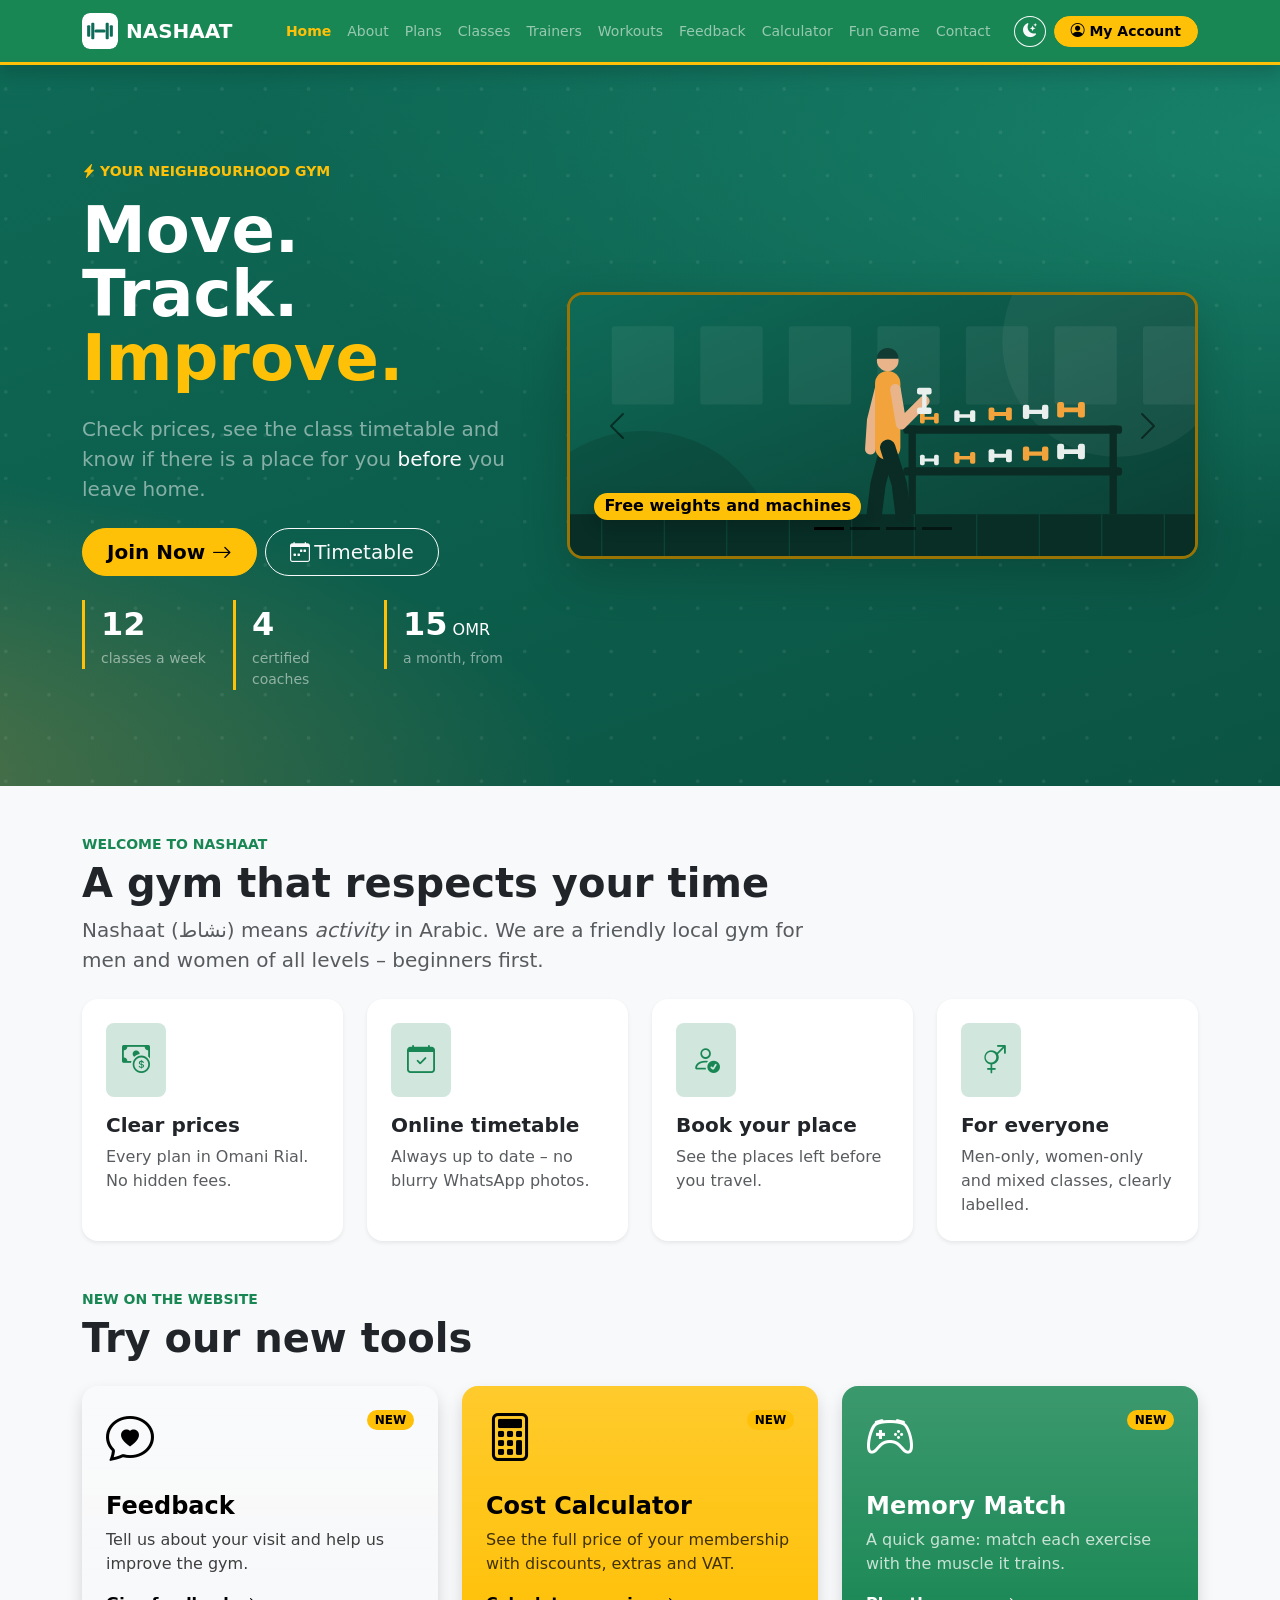
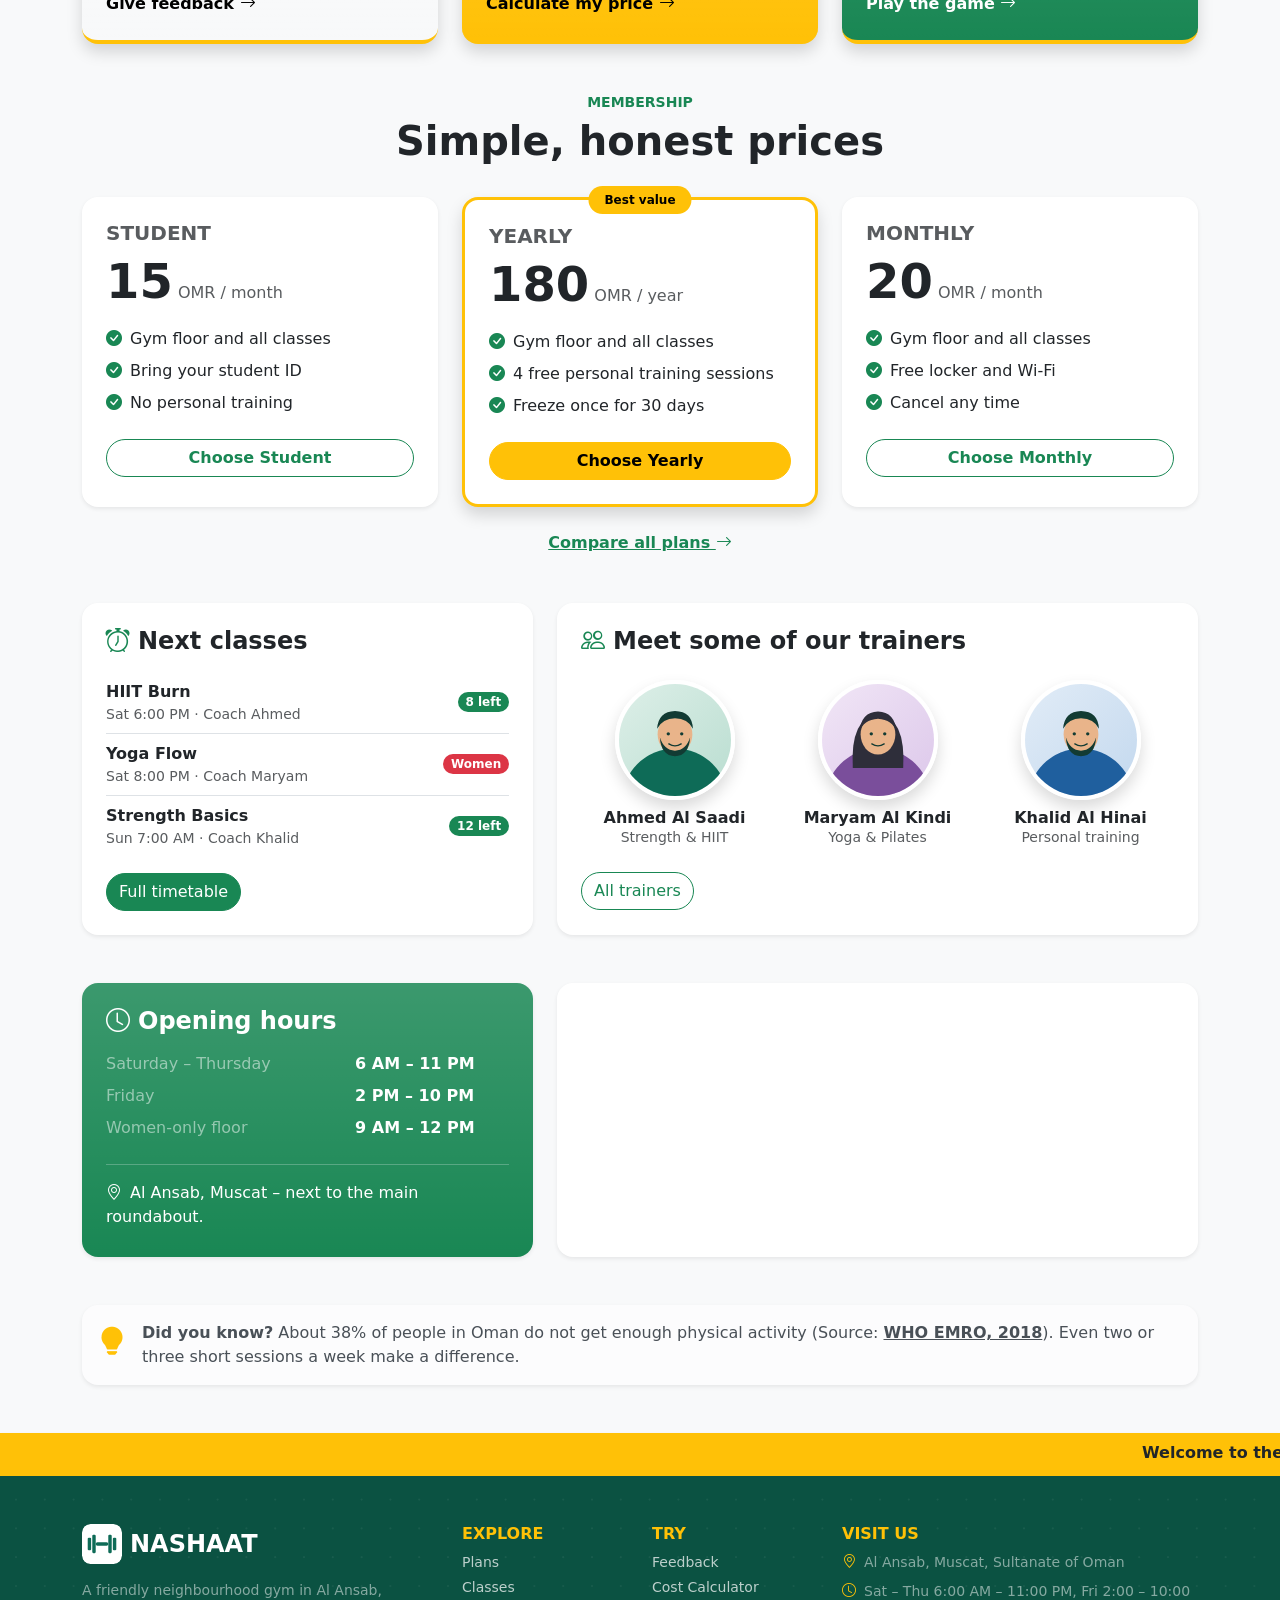
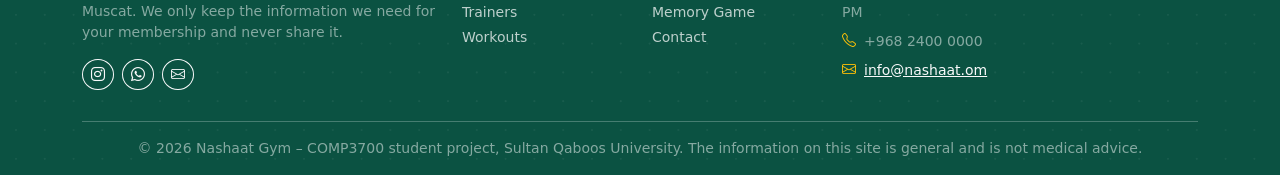
<file: index.html>
<!DOCTYPE html>
<!-- Nashaat Gym - COMP3700 Project Part III
     Page: index.html - Home page: photo gallery, links to the new pages, moving welcome banner
     Styling: Bootstrap 5.3 only (no CSS file, no style tags, no inline styles). -->
<html lang="en">
<head>
    <meta charset="utf-8" />
    <meta name="viewport" content="width=device-width, initial-scale=1.0" />
    <meta name="description" content="Nashaat Gym in Al Ansab, Muscat: membership prices, class timetable, trainers and opening hours." />
    <meta name="keywords" content="gym, fitness, Oman, Muscat, Al Ansab, classes, Nashaat" />
    <meta name="author" content="Sulaiman Nasser, Hazza Albadi, Yazn Alhajri" />
    <title>Home | Nashaat Gym</title>
    <link rel="icon" type="image/svg+xml" href="images/logo.svg" />

    <!-- Bootstrap (a local copy, so the website also works without internet) -->
    <link rel="stylesheet" href="bootstrap/css/bootstrap.min.css" />
    <!-- Bootstrap Icons (the small pictures like <i class="bi bi-clock"></i>) -->
    <link rel="stylesheet" href="bootstrap/icons/bootstrap-icons.min.css" />

    <!-- dark / light mode: use the visitor's last choice before the page is drawn
         (Bootstrap 5.3 changes all its colours when <html> has data-bs-theme="dark") -->
    <script>
        try {
            if (localStorage.getItem("nashaatTheme") == "dark") {
                document.documentElement.setAttribute("data-bs-theme", "dark");
            }
        } catch (error) { /* storage blocked: stay in light mode */ }
    </script>
</head>

<!-- d-flex flex-column min-vh-100 keeps the footer at the bottom on short pages -->
<body class="d-flex flex-column min-vh-100 bg-body-tertiary">

    <!-- for keyboard users: press Tab once and this link appears -->
    <a class="visually-hidden-focusable btn btn-warning position-absolute top-0 start-0 m-2 z-3" href="#content">Skip to main content</a>

    <!-- ===== NAVIGATION BAR (same on all pages) =====
         navbar-expand-xl: full menu on big screens, a "hamburger" button on small screens -->
    <nav class="navbar navbar-expand-xl bg-success sticky-top border-bottom border-warning border-3 shadow" data-bs-theme="dark">
        <div class="container">
            <a class="navbar-brand d-flex align-items-center gap-2" href="index.html">
                <img src="images/logo.svg" alt="Nashaat logo" width="36" height="36" class="rounded-3" />
                <span class="fw-bold">NASHAAT</span>
            </a>
            <!-- this button only shows on small screens and slides the menu in from the right -->
            <button class="navbar-toggler border-0" type="button" data-bs-toggle="offcanvas" data-bs-target="#mainMenu"
                    aria-controls="mainMenu" aria-label="Open the menu">
                <span class="navbar-toggler-icon"></span>
            </button>
            <!-- Bootstrap OFFCANVAS: a side menu on phones, a normal menu bar on big screens -->
            <div class="offcanvas offcanvas-end text-bg-success" tabindex="-1" id="mainMenu" aria-labelledby="mainMenuLabel">
                <div class="offcanvas-header border-bottom border-light border-opacity-25">
                    <h2 class="offcanvas-title h5 d-flex align-items-center gap-2 mb-0" id="mainMenuLabel">
                        <img src="images/logo.svg" alt="" width="32" height="32" class="rounded-3" /> NASHAAT
                    </h2>
                    <button type="button" class="btn-close btn-close-white" data-bs-dismiss="offcanvas" aria-label="Close"></button>
                </div>
                <div class="offcanvas-body align-items-xl-center">
                    <ul class="navbar-nav ms-auto small fw-medium">
                        <li class="nav-item"><a class="nav-link active fw-semibold text-warning text-nowrap px-xl-2" aria-current="page" href="index.html"><i class="bi bi-house me-2 d-xl-none"></i>Home</a></li>
                        <li class="nav-item"><a class="nav-link text-nowrap px-xl-2" href="about.html"><i class="bi bi-info-circle me-2 d-xl-none"></i>About</a></li>
                        <li class="nav-item"><a class="nav-link text-nowrap px-xl-2" href="plans.html"><i class="bi bi-tags me-2 d-xl-none"></i>Plans</a></li>
                        <li class="nav-item"><a class="nav-link text-nowrap px-xl-2" href="classes.html"><i class="bi bi-calendar-week me-2 d-xl-none"></i>Classes</a></li>
                        <li class="nav-item"><a class="nav-link text-nowrap px-xl-2" href="trainers.html"><i class="bi bi-people me-2 d-xl-none"></i>Trainers</a></li>
                        <li class="nav-item"><a class="nav-link text-nowrap px-xl-2" href="workout.html"><i class="bi bi-lightning-charge me-2 d-xl-none"></i>Workouts</a></li>
                        <li class="nav-item"><a class="nav-link text-nowrap px-xl-2" href="questionnaire.html"><i class="bi bi-chat-heart me-2 d-xl-none"></i>Feedback</a></li>
                        <li class="nav-item"><a class="nav-link text-nowrap px-xl-2" href="calculator.html"><i class="bi bi-calculator me-2 d-xl-none"></i>Calculator</a></li>
                        <li class="nav-item"><a class="nav-link text-nowrap px-xl-2" href="funpage.html"><i class="bi bi-controller me-2 d-xl-none"></i>Fun Game</a></li>
                        <li class="nav-item"><a class="nav-link text-nowrap px-xl-2" href="contact.html"><i class="bi bi-envelope me-2 d-xl-none"></i>Contact</a></li>
                    </ul>
                    <div class="d-flex align-items-center gap-2 ms-xl-3 mt-3 mt-xl-0">
                        <!-- dark / light mode button (js/effects.js) -->
                        <button type="button" id="themeToggle" class="btn btn-sm btn-outline-light rounded-circle"
                                aria-label="Switch between dark and light mode" title="Dark / light mode">
                            <i class="bi bi-moon-stars-fill"></i>
                        </button>
                        <a class="btn btn-warning btn-sm rounded-pill px-3 fw-semibold text-nowrap" href="dashboard.html">
                            <i class="bi bi-person-circle me-1"></i>My Account</a>
                    </div>
                </div>
            </div>
        </div>
    </nav>

    <!-- ===== HERO: big welcome + PHOTO GALLERY (Bootstrap carousel) ===== -->
    <section class="position-relative overflow-hidden bg-success text-white" data-bs-theme="dark">
        <img src="images/pattern.svg" alt="" class="position-absolute top-0 start-0 w-100 h-100 object-fit-cover" />
        <div class="container position-relative py-5">
            <div class="row g-5 align-items-center py-lg-5">
                <div class="col-lg-5" data-enter="data-enter">
                    <p class="text-warning text-uppercase fw-bold small mb-3"><i class="bi bi-lightning-charge-fill me-1"></i>Your neighbourhood gym</p>
                    <h1 class="display-3 fw-bold lh-1 mb-4">Move. Track. <span class="text-warning">Improve.</span></h1>
                    <p class="lead text-white-50 mb-4">Check prices, see the class timetable and know if there is a place
                    for you <strong class="text-white">before</strong> you leave home.</p>
                    <div class="d-flex flex-wrap gap-2 mb-4">
                        <a class="btn btn-warning btn-lg rounded-pill px-4 fw-semibold" href="plans.html#join">Join Now <i class="bi bi-arrow-right"></i></a>
                        <a class="btn btn-outline-light btn-lg rounded-pill px-4" href="classes.html"><i class="bi bi-calendar-week me-1"></i>Timetable</a>
                    </div>
                    <!-- 3 small numbers -->
                    <div class="row g-3">
                        <div class="col-4"><div class="border-start border-warning border-3 ps-3"><p class="fs-2 fw-bold mb-0"><span data-count="12">12</span></p><p class="small text-white-50 mb-0">classes a week</p></div></div>
                        <div class="col-4"><div class="border-start border-warning border-3 ps-3"><p class="fs-2 fw-bold mb-0"><span data-count="4">4</span></p><p class="small text-white-50 mb-0">certified coaches</p></div></div>
                        <div class="col-4"><div class="border-start border-warning border-3 ps-3"><p class="fs-2 fw-bold mb-0"><span data-count="15">15</span><span class="fs-6 fw-normal"> OMR</span></p><p class="small text-white-50 mb-0">a month, from</p></div></div>
                    </div>
                </div>
                <div class="col-lg-7" data-enter="data-enter">
                    <!-- data-bs-ride="carousel": starts by itself; data-bs-interval="3000": each photo stays 3 seconds -->
                    <div id="gallery" class="carousel slide carousel-fade rounded-4 overflow-hidden shadow-lg border border-3 border-warning-subtle" data-bs-ride="carousel">
                        <div class="carousel-indicators">
                            <button type="button" data-bs-target="#gallery" data-bs-slide-to="0" class="active" aria-current="true" aria-label="Slide 1"></button>
                            <button type="button" data-bs-target="#gallery" data-bs-slide-to="1" aria-label="Slide 2"></button>
                            <button type="button" data-bs-target="#gallery" data-bs-slide-to="2" aria-label="Slide 3"></button>
                            <button type="button" data-bs-target="#gallery" data-bs-slide-to="3" aria-label="Slide 4"></button>
                        </div>
                        <div class="carousel-inner">
                            <div class="carousel-item active" data-bs-interval="3000">
                                <img src="images/slides/slide1.svg" class="d-block w-100" alt="Free weights and machines" />
                                <div class="carousel-caption text-start start-0 end-auto ms-4 mb-3 p-0">
                                    <h2 class="h6 mb-0"><span class="badge rounded-pill text-bg-warning fs-6 shadow">Free weights and machines</span></h2>
                                </div>
                            </div>
                            <div class="carousel-item" data-bs-interval="3000">
                                <img src="images/slides/slide2.svg" class="d-block w-100" alt="Cardio zone" />
                                <div class="carousel-caption text-start start-0 end-auto ms-4 mb-3 p-0">
                                    <h2 class="h6 mb-0"><span class="badge rounded-pill text-bg-warning fs-6 shadow">Cardio zone</span></h2>
                                </div>
                            </div>
                            <div class="carousel-item" data-bs-interval="3000">
                                <img src="images/slides/slide3.svg" class="d-block w-100" alt="Group classes" />
                                <div class="carousel-caption text-start start-0 end-auto ms-4 mb-3 p-0">
                                    <h2 class="h6 mb-0"><span class="badge rounded-pill text-bg-warning fs-6 shadow">Group classes</span></h2>
                                </div>
                            </div>
                            <div class="carousel-item" data-bs-interval="3000">
                                <img src="images/slides/slide4.svg" class="d-block w-100" alt="Personal training" />
                                <div class="carousel-caption text-start start-0 end-auto ms-4 mb-3 p-0">
                                    <h2 class="h6 mb-0"><span class="badge rounded-pill text-bg-warning fs-6 shadow">Personal training</span></h2>
                                </div>
                            </div>
                        </div>
                        <button class="carousel-control-prev" type="button" data-bs-target="#gallery" data-bs-slide="prev">
                            <span class="carousel-control-prev-icon" aria-hidden="true"></span>
                            <span class="visually-hidden">Previous</span>
                        </button>
                        <button class="carousel-control-next" type="button" data-bs-target="#gallery" data-bs-slide="next">
                            <span class="carousel-control-next-icon" aria-hidden="true"></span>
                            <span class="visually-hidden">Next</span>
                        </button>
                    </div>
                </div>
            </div>
        </div>
    </section>

    <!-- ===== MAIN CONTENT ===== -->
    <main id="content" class="container py-5">
        <!-- ===== WHY TRAIN WITH US (4 cards with icons) ===== -->
        <section class="mb-5">
            <p class="text-success fw-bold text-uppercase small mb-1">Welcome to Nashaat</p>
            <h2 class="display-6 fw-bold mb-2">A gym that respects your time</h2>
            <p class="lead text-body-secondary col-lg-8 mb-4">Nashaat (&#1606;&#1588;&#1575;&#1591;) means <em>activity</em> in Arabic.
            We are a friendly local gym for men and women of all levels &ndash; beginners first.</p>
            <div class="row g-4">
            <div class="col-sm-6 col-lg-3">
                <div class="card h-100 border-0 shadow-sm rounded-4 p-2">
                    <div class="card-body">
                        <span class="d-inline-flex align-items-center justify-content-center bg-success-subtle text-success rounded-3 fs-3 p-3 mb-3"><i class="bi bi-cash-coin"></i></span>
                        <h3 class="h5 fw-bold">Clear prices</h3>
                        <p class="text-body-secondary mb-0">Every plan in Omani Rial. No hidden fees.</p>
                    </div>
                </div>
            </div>
            <div class="col-sm-6 col-lg-3">
                <div class="card h-100 border-0 shadow-sm rounded-4 p-2">
                    <div class="card-body">
                        <span class="d-inline-flex align-items-center justify-content-center bg-success-subtle text-success rounded-3 fs-3 p-3 mb-3"><i class="bi bi-calendar-check"></i></span>
                        <h3 class="h5 fw-bold">Online timetable</h3>
                        <p class="text-body-secondary mb-0">Always up to date &ndash; no blurry WhatsApp photos.</p>
                    </div>
                </div>
            </div>
            <div class="col-sm-6 col-lg-3">
                <div class="card h-100 border-0 shadow-sm rounded-4 p-2">
                    <div class="card-body">
                        <span class="d-inline-flex align-items-center justify-content-center bg-success-subtle text-success rounded-3 fs-3 p-3 mb-3"><i class="bi bi-person-check"></i></span>
                        <h3 class="h5 fw-bold">Book your place</h3>
                        <p class="text-body-secondary mb-0">See the places left before you travel.</p>
                    </div>
                </div>
            </div>
            <div class="col-sm-6 col-lg-3">
                <div class="card h-100 border-0 shadow-sm rounded-4 p-2">
                    <div class="card-body">
                        <span class="d-inline-flex align-items-center justify-content-center bg-success-subtle text-success rounded-3 fs-3 p-3 mb-3"><i class="bi bi-gender-ambiguous"></i></span>
                        <h3 class="h5 fw-bold">For everyone</h3>
                        <p class="text-body-secondary mb-0">Men-only, women-only and mixed classes, clearly labelled.</p>
                    </div>
                </div>
            </div>
            </div>
        </section>

        <!-- ===== LINKS TO THE 3 NEW PAGES ===== -->
        <section class="mb-5">
            <p class="text-success fw-bold text-uppercase small mb-1">New on the website</p>
            <h2 class="display-6 fw-bold mb-4">Try our new tools</h2>
            <div class="row g-4">
            <div class="col-md-4">
                <a href="questionnaire.html" class="card h-100 border-0 shadow rounded-4 text-decoration-none text-bg-light bg-gradient border-bottom border-4 border-warning">
                    <div class="card-body p-4">
                        <div class="d-flex justify-content-between align-items-start mb-4">
                            <i class="bi bi-chat-heart display-5"></i>
                            <span class="badge rounded-pill text-bg-warning">NEW</span>
                        </div>
                        <h3 class="h4 fw-bold">Feedback</h3>
                        <p class="opacity-75">Tell us about your visit and help us improve the gym.</p>
                        <span class="fw-semibold">Give feedback <i class="bi bi-arrow-right"></i></span>
                    </div>
                </a>
            </div>
            <div class="col-md-4">
                <a href="calculator.html" class="card h-100 border-0 shadow rounded-4 text-decoration-none text-bg-warning bg-gradient border-bottom border-4 border-warning">
                    <div class="card-body p-4">
                        <div class="d-flex justify-content-between align-items-start mb-4">
                            <i class="bi bi-calculator display-5"></i>
                            <span class="badge rounded-pill text-bg-warning">NEW</span>
                        </div>
                        <h3 class="h4 fw-bold">Cost Calculator</h3>
                        <p class="opacity-75">See the full price of your membership with discounts, extras and VAT.</p>
                        <span class="fw-semibold">Calculate my price <i class="bi bi-arrow-right"></i></span>
                    </div>
                </a>
            </div>
            <div class="col-md-4">
                <a href="funpage.html" class="card h-100 border-0 shadow rounded-4 text-decoration-none text-bg-success bg-gradient border-bottom border-4 border-warning">
                    <div class="card-body p-4">
                        <div class="d-flex justify-content-between align-items-start mb-4">
                            <i class="bi bi-controller display-5"></i>
                            <span class="badge rounded-pill text-bg-warning">NEW</span>
                        </div>
                        <h3 class="h4 fw-bold">Memory Match</h3>
                        <p class="opacity-75">A quick game: match each exercise with the muscle it trains.</p>
                        <span class="fw-semibold">Play the game <i class="bi bi-arrow-right"></i></span>
                    </div>
                </a>
            </div>
            </div>
        </section>

        <!-- ===== PLANS (pricing cards) ===== -->
        <section class="mb-5">
            <div class="text-center mb-4">
                <p class="text-success fw-bold text-uppercase small mb-1">Membership</p>
                <h2 class="display-6 fw-bold">Simple, honest prices</h2>
            </div>
            <div class="row g-4 align-items-stretch pt-2">
            <div class="col-md-4">
                <div class="card h-100 border-0 shadow-sm rounded-4">
                    
                    <div class="card-body p-4">
                        <h3 class="h5 text-body-secondary text-uppercase fw-semibold">Student</h3>
                        <p class="mb-3"><span class="display-5 fw-bold" data-count="15">15</span> <span class="text-body-secondary">OMR / month</span></p>
                        <ul class="list-unstyled d-grid gap-2 mb-4">
                            <li><i class="bi bi-check-circle-fill text-success me-2"></i>Gym floor and all classes</li>
                            <li><i class="bi bi-check-circle-fill text-success me-2"></i>Bring your student ID</li>
                            <li><i class="bi bi-check-circle-fill text-success me-2"></i>No personal training</li>
                        </ul>
                        <a href="plans.html#join" class="btn rounded-pill btn-outline-success rounded-pill w-100 fw-semibold">Choose Student</a>
                    </div>
                </div>
            </div>
            <div class="col-md-4">
                <div class="card h-100 border border-warning border-3 shadow rounded-4 position-relative">
                    <span class="badge rounded-pill text-bg-warning position-absolute top-0 start-50 translate-middle px-3 py-2">Best value</span>
                    <div class="card-body p-4">
                        <h3 class="h5 text-body-secondary text-uppercase fw-semibold">Yearly</h3>
                        <p class="mb-3"><span class="display-5 fw-bold" data-count="180">180</span> <span class="text-body-secondary">OMR / year</span></p>
                        <ul class="list-unstyled d-grid gap-2 mb-4">
                            <li><i class="bi bi-check-circle-fill text-success me-2"></i>Gym floor and all classes</li>
                            <li><i class="bi bi-check-circle-fill text-success me-2"></i>4 free personal training sessions</li>
                            <li><i class="bi bi-check-circle-fill text-success me-2"></i>Freeze once for 30 days</li>
                        </ul>
                        <a href="plans.html#join" class="btn rounded-pill btn-warning rounded-pill w-100 fw-semibold">Choose Yearly</a>
                    </div>
                </div>
            </div>
            <div class="col-md-4">
                <div class="card h-100 border-0 shadow-sm rounded-4">
                    
                    <div class="card-body p-4">
                        <h3 class="h5 text-body-secondary text-uppercase fw-semibold">Monthly</h3>
                        <p class="mb-3"><span class="display-5 fw-bold" data-count="20">20</span> <span class="text-body-secondary">OMR / month</span></p>
                        <ul class="list-unstyled d-grid gap-2 mb-4">
                            <li><i class="bi bi-check-circle-fill text-success me-2"></i>Gym floor and all classes</li>
                            <li><i class="bi bi-check-circle-fill text-success me-2"></i>Free locker and Wi-Fi</li>
                            <li><i class="bi bi-check-circle-fill text-success me-2"></i>Cancel any time</li>
                        </ul>
                        <a href="plans.html#join" class="btn rounded-pill btn-outline-success rounded-pill w-100 fw-semibold">Choose Monthly</a>
                    </div>
                </div>
            </div>
            </div>
            <p class="text-center mt-4 mb-0"><a href="plans.html" class="link-success fw-semibold">Compare all plans <i class="bi bi-arrow-right"></i></a></p>
        </section>

        <!-- ===== NEXT CLASSES + TRAINERS ===== -->
        <section class="row g-4 mb-5">
            <div class="col-lg-5">
                <div class="card h-100 border-0 shadow-sm rounded-4">
                    <div class="card-body p-4">
                        <h2 class="h4 fw-bold mb-3"><i class="bi bi-alarm text-success me-2"></i>Next classes</h2>
                        <div class="list-group list-group-flush">
                            <div class="list-group-item px-0 d-flex justify-content-between align-items-center">
                                <div><div class="fw-bold">HIIT Burn</div><div class="small text-body-secondary">Sat 6:00 PM &middot; Coach Ahmed</div></div>
                                <span class="badge rounded-pill text-bg-success">8 left</span>
                            </div>
                            <div class="list-group-item px-0 d-flex justify-content-between align-items-center">
                                <div><div class="fw-bold">Yoga Flow</div><div class="small text-body-secondary">Sat 8:00 PM &middot; Coach Maryam</div></div>
                                <span class="badge rounded-pill text-bg-danger">Women</span>
                            </div>
                            <div class="list-group-item px-0 d-flex justify-content-between align-items-center">
                                <div><div class="fw-bold">Strength Basics</div><div class="small text-body-secondary">Sun 7:00 AM &middot; Coach Khalid</div></div>
                                <span class="badge rounded-pill text-bg-success">12 left</span>
                            </div>
                        </div>
                        <a href="classes.html" class="btn rounded-pill btn-success rounded-pill mt-3">Full timetable</a>
                    </div>
                </div>
            </div>
            <div class="col-lg-7">
                <div class="card h-100 border-0 shadow-sm rounded-4">
                    <div class="card-body p-4">
                        <h2 class="h4 fw-bold mb-4"><i class="bi bi-people text-success me-2"></i>Meet some of our trainers</h2>
                        <div class="row g-3">
                    <div class="col-4">
                        <div class="text-center">
                            <img src="images/trainers/trainer1.svg" alt="Coach Ahmed Al Saadi" width="120" height="120" class="img-fluid rounded-circle border border-4 border-white shadow mb-2" />
                            <h3 class="h6 fw-bold mb-0">Ahmed Al Saadi</h3>
                            <p class="small text-body-secondary mb-0">Strength &amp; HIIT</p>
                        </div>
                    </div>
                    <div class="col-4">
                        <div class="text-center">
                            <img src="images/trainers/trainer2.svg" alt="Coach Maryam Al Kindi" width="120" height="120" class="img-fluid rounded-circle border border-4 border-white shadow mb-2" />
                            <h3 class="h6 fw-bold mb-0">Maryam Al Kindi</h3>
                            <p class="small text-body-secondary mb-0">Yoga &amp; Pilates</p>
                        </div>
                    </div>
                    <div class="col-4">
                        <div class="text-center">
                            <img src="images/trainers/trainer4.svg" alt="Coach Khalid Al Hinai" width="120" height="120" class="img-fluid rounded-circle border border-4 border-white shadow mb-2" />
                            <h3 class="h6 fw-bold mb-0">Khalid Al Hinai</h3>
                            <p class="small text-body-secondary mb-0">Personal training</p>
                        </div>
                    </div>
                        </div>
                        <a href="trainers.html" class="btn rounded-pill btn-outline-success rounded-pill mt-4">All trainers</a>
                    </div>
                </div>
            </div>
        </section>

        <!-- ===== FIND US: opening hours + map ===== -->
        <section class="row g-4 mb-5 align-items-stretch">
            <div class="col-lg-5">
                <div class="card h-100 border-0 shadow-sm rounded-4 text-bg-success bg-gradient">
                    <div class="card-body p-4">
                        <h2 class="h4 fw-bold mb-3"><i class="bi bi-clock me-2"></i>Opening hours</h2>
                        <dl class="row mb-0">
                            <dt class="col-7 fw-normal text-white-50">Saturday &ndash; Thursday</dt>
                            <dd class="col-5 fw-semibold">6 AM &ndash; 11 PM</dd>
                            <dt class="col-7 fw-normal text-white-50">Friday</dt>
                            <dd class="col-5 fw-semibold">2 PM &ndash; 10 PM</dd>
                            <dt class="col-7 fw-normal text-white-50">Women-only floor</dt>
                            <dd class="col-5 fw-semibold">9 AM &ndash; 12 PM</dd>
                        </dl>
                        <hr class="border-light" />
                        <p class="mb-0"><i class="bi bi-geo-alt me-2"></i>Al Ansab, Muscat &ndash; next to the main roundabout.</p>
                    </div>
                </div>
            </div>
            <div class="col-lg-7">
                <!-- ratio ratio-16x9 keeps the map the right shape on every screen -->
                <div class="ratio ratio-21x9 rounded-4 overflow-hidden shadow-sm bg-body h-100">
                    <iframe src="https://www.google.com/maps?q=Al%20Ansab%2C%20Muscat&amp;output=embed"
                            title="Map of Al Ansab, Muscat" class="border-0" loading="lazy"></iframe>
                </div>
            </div>
        </section>

        <div class="alert border-0 shadow-sm rounded-4 alert-light border-0 shadow-sm rounded-4 d-flex gap-3 align-items-start mb-0">
            <i class="bi bi-lightbulb-fill text-warning fs-3"></i>
            <div><strong>Did you know?</strong> About 38% of people in Oman do not get enough physical activity
            (Source: <a class="alert-link" href="https://applications.emro.who.int/docs/Oman-NCD-IC-v15-eng.pdf">WHO EMRO, 2018</a>).
            Even two or three short sessions a week make a difference.</div>
        </div>
    </main>

    <!-- ===== Bootstrap TOAST: a small message that pops up (opened by js/banner.js) ===== -->
    <div class="toast-container position-fixed bottom-0 start-0 p-3">
        <div id="welcomeToast" class="toast bg-body border-0 shadow-lg" role="status" aria-live="polite" aria-atomic="true" data-bs-delay="7000">
            <div class="toast-header bg-success text-white border-0">
                <i class="bi bi-stars text-warning me-2"></i>
                <strong class="me-auto">New on Nashaat</strong>
                <button type="button" class="btn-close btn-close-white" data-bs-dismiss="toast" aria-label="Close"></button>
            </div>
            <div class="toast-body">
                How much will your membership really cost?
                <a href="calculator.html" class="btn btn-warning btn-sm rounded-pill mt-2 d-block">Try the calculator</a>
            </div>
        </div>
    </div>

    <!-- ===== MOVING WELCOME BANNER (moved by js/banner.js) =====
         The text starts on the right and moves to the left. -->
    <div id="welcomeBanner" class="bg-warning overflow-hidden py-2 shadow-sm">
        <p id="welcomeText" class="d-inline-block text-nowrap fw-semibold mb-0"><i class="bi bi-megaphone-fill me-2"></i>Welcome to the Nashaat Gym website!</p>
    </div>

    <!-- ===== FOOTER (same on all pages) ===== -->
    <!-- the footer.svg picture gives the footer our dark teal colour (#0B5242) -->
    <footer class="position-relative overflow-hidden bg-success text-light mt-auto pt-5 border-top border-warning border-3" data-bs-theme="dark">
        <img src="images/footer.svg" alt="" class="position-absolute top-0 start-0 w-100 h-100 object-fit-cover" />
        <div class="container position-relative">
            <div class="row g-4">
                <div class="col-lg-4">
                    <a class="d-flex align-items-center gap-2 text-decoration-none text-white mb-3" href="index.html">
                        <img src="images/logo.svg" alt="" width="40" height="40" class="rounded-3" />
                        <span class="fs-4 fw-bold">NASHAAT</span>
                    </a>
                    <p class="text-white-50 small">A friendly neighbourhood gym in Al Ansab, Muscat.
                    We only keep the information we need for your membership and never share it.</p>
                    <div class="d-flex gap-2">
                        <a class="btn btn-outline-light btn-sm rounded-circle" href="#" aria-label="Instagram" data-bs-toggle="tooltip" data-bs-title="Instagram"><i class="bi bi-instagram"></i></a>
                        <a class="btn btn-outline-light btn-sm rounded-circle" href="#" aria-label="WhatsApp" data-bs-toggle="tooltip" data-bs-title="WhatsApp"><i class="bi bi-whatsapp"></i></a>
                        <a class="btn btn-outline-light btn-sm rounded-circle" href="mailto:info@nashaat.om" aria-label="Email" data-bs-toggle="tooltip" data-bs-title="Email"><i class="bi bi-envelope"></i></a>
                    </div>
                </div>
                <div class="col-6 col-lg-2">
                    <h2 class="h6 text-warning text-uppercase fw-bold">Explore</h2>
                    <ul class="list-unstyled small d-grid gap-1">
                        <li><a class="link-light link-opacity-75 link-underline-opacity-0" href="plans.html">Plans</a></li>
                        <li><a class="link-light link-opacity-75 link-underline-opacity-0" href="classes.html">Classes</a></li>
                        <li><a class="link-light link-opacity-75 link-underline-opacity-0" href="trainers.html">Trainers</a></li>
                        <li><a class="link-light link-opacity-75 link-underline-opacity-0" href="workout.html">Workouts</a></li>
                    </ul>
                </div>
                <div class="col-6 col-lg-2">
                    <h2 class="h6 text-warning text-uppercase fw-bold">Try</h2>
                    <ul class="list-unstyled small d-grid gap-1">
                        <li><a class="link-light link-opacity-75 link-underline-opacity-0" href="questionnaire.html">Feedback</a></li>
                        <li><a class="link-light link-opacity-75 link-underline-opacity-0" href="calculator.html">Cost Calculator</a></li>
                        <li><a class="link-light link-opacity-75 link-underline-opacity-0" href="funpage.html">Memory Game</a></li>
                        <li><a class="link-light link-opacity-75 link-underline-opacity-0" href="contact.html">Contact</a></li>
                    </ul>
                </div>
                <div class="col-lg-4">
                    <h2 class="h6 text-warning text-uppercase fw-bold">Visit us</h2>
                    <ul class="list-unstyled small text-white-50 d-grid gap-2">
                        <li><i class="bi bi-geo-alt text-warning me-2"></i>Al Ansab, Muscat, Sultanate of Oman</li>
                        <li><i class="bi bi-clock text-warning me-2"></i>Sat &ndash; Thu 6:00 AM &ndash; 11:00 PM, Fri 2:00 &ndash; 10:00 PM</li>
                        <li><i class="bi bi-telephone text-warning me-2"></i>+968 2400 0000</li>
                        <li><i class="bi bi-envelope text-warning me-2"></i><a class="link-light" href="mailto:info@nashaat.om">info@nashaat.om</a></li>
                    </ul>
                </div>
            </div>
            <p class="text-center small text-white-50 border-top border-light border-opacity-25 pt-3 mt-4 mb-0 pb-3">
                &copy; 2026 Nashaat Gym &ndash; COMP3700 student project, Sultan Qaboos University.
                The information on this site is general and is not medical advice.
            </p>
        </div>
    </footer>

    <!-- back to top button (shown by js/effects.js after scrolling down) -->
    <button type="button" id="toTop" class="btn btn-warning rounded-circle shadow position-fixed bottom-0 end-0 m-4 z-3 d-none" aria-label="Back to top">
        <i class="bi bi-arrow-up fs-5"></i>
    </button>

    <!-- Bootstrap JavaScript (needed for the menu button, carousel, modal, accordion ...) -->
    <script src="bootstrap/js/bootstrap.bundle.min.js"></script>
    <!-- our animations (page entrance, scroll reveal, counting numbers ...) -->
    <script src="js/effects.js"></script>
    <script src="js/banner.js"></script>
</body>
</html>
</file>
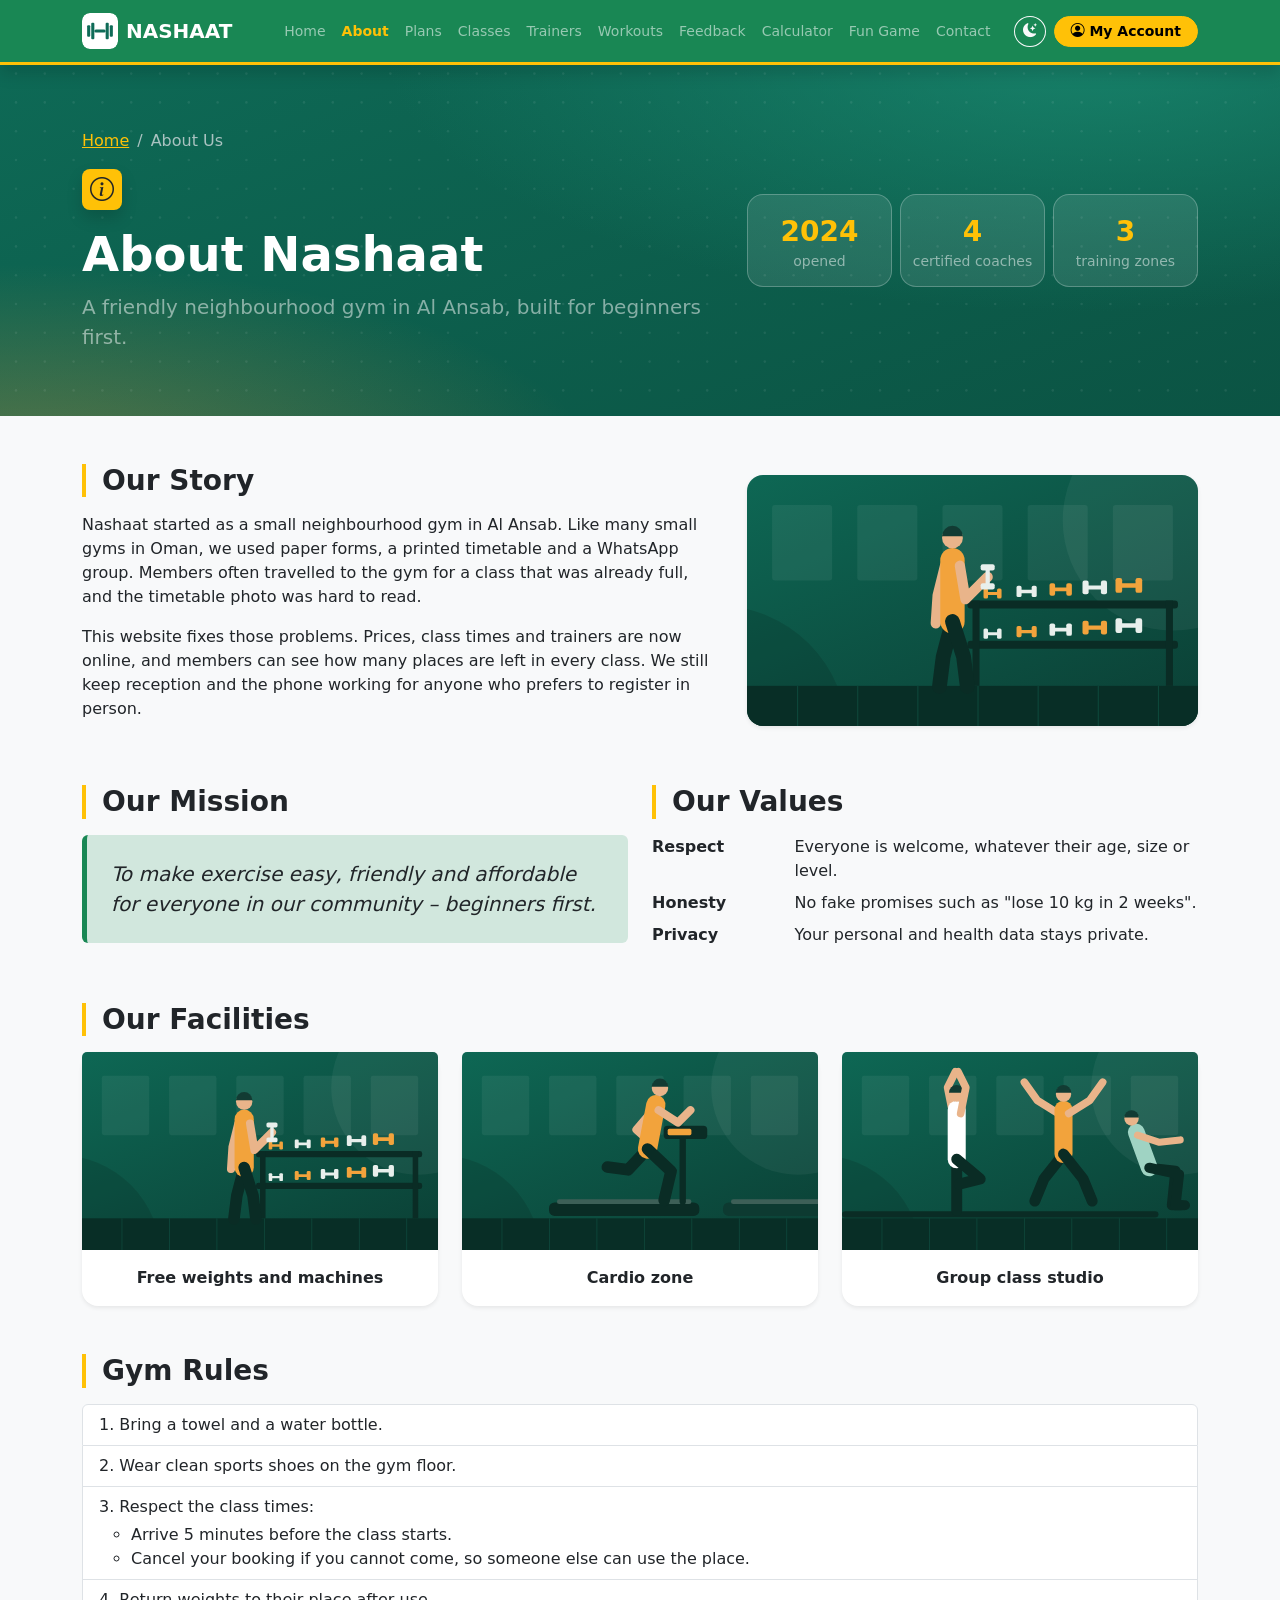
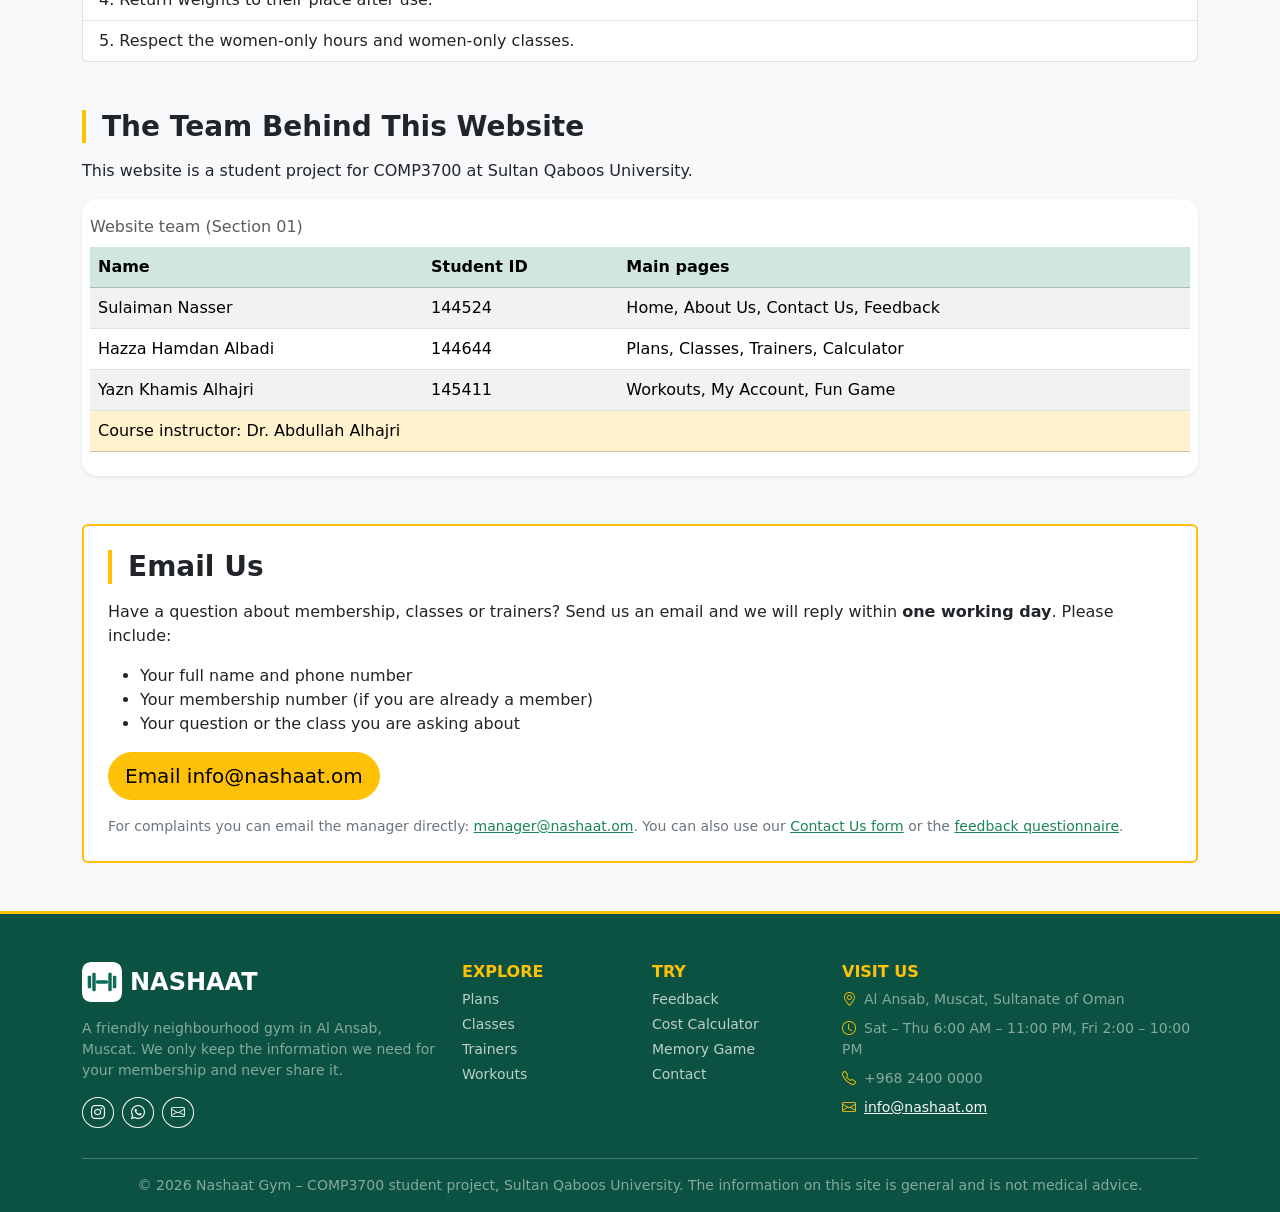
<file: about.html>
<!DOCTYPE html>
<!-- Nashaat Gym - COMP3700 Project Part III
     Page: about.html - story, mission, facilities, rules, team and the email link
     Styling: Bootstrap 5.3 only (no CSS file, no style tags, no inline styles). -->
<html lang="en">
<head>
    <meta charset="utf-8" />
    <meta name="viewport" content="width=device-width, initial-scale=1.0" />
    <meta name="description" content="About Nashaat Gym: our story, mission, facilities, gym rules and the team. Email us with any question." />
    <meta name="keywords" content="gym, fitness, Oman, Muscat, Al Ansab, classes, Nashaat" />
    <meta name="author" content="Sulaiman Nasser, Hazza Albadi, Yazn Alhajri" />
    <title>About Us | Nashaat Gym</title>
    <link rel="icon" type="image/svg+xml" href="images/logo.svg" />

    <!-- Bootstrap (a local copy, so the website also works without internet) -->
    <link rel="stylesheet" href="bootstrap/css/bootstrap.min.css" />
    <!-- Bootstrap Icons (the small pictures like <i class="bi bi-clock"></i>) -->
    <link rel="stylesheet" href="bootstrap/icons/bootstrap-icons.min.css" />

    <!-- dark / light mode: use the visitor's last choice before the page is drawn
         (Bootstrap 5.3 changes all its colours when <html> has data-bs-theme="dark") -->
    <script>
        try {
            if (localStorage.getItem("nashaatTheme") == "dark") {
                document.documentElement.setAttribute("data-bs-theme", "dark");
            }
        } catch (error) { /* storage blocked: stay in light mode */ }
    </script>
</head>

<!-- d-flex flex-column min-vh-100 keeps the footer at the bottom on short pages -->
<body class="d-flex flex-column min-vh-100 bg-body-tertiary">

    <!-- for keyboard users: press Tab once and this link appears -->
    <a class="visually-hidden-focusable btn btn-warning position-absolute top-0 start-0 m-2 z-3" href="#content">Skip to main content</a>

    <!-- ===== NAVIGATION BAR (same on all pages) =====
         navbar-expand-xl: full menu on big screens, a "hamburger" button on small screens -->
    <nav class="navbar navbar-expand-xl bg-success sticky-top border-bottom border-warning border-3 shadow" data-bs-theme="dark">
        <div class="container">
            <a class="navbar-brand d-flex align-items-center gap-2" href="index.html">
                <img src="images/logo.svg" alt="Nashaat logo" width="36" height="36" class="rounded-3" />
                <span class="fw-bold">NASHAAT</span>
            </a>
            <!-- this button only shows on small screens and slides the menu in from the right -->
            <button class="navbar-toggler border-0" type="button" data-bs-toggle="offcanvas" data-bs-target="#mainMenu"
                    aria-controls="mainMenu" aria-label="Open the menu">
                <span class="navbar-toggler-icon"></span>
            </button>
            <!-- Bootstrap OFFCANVAS: a side menu on phones, a normal menu bar on big screens -->
            <div class="offcanvas offcanvas-end text-bg-success" tabindex="-1" id="mainMenu" aria-labelledby="mainMenuLabel">
                <div class="offcanvas-header border-bottom border-light border-opacity-25">
                    <h2 class="offcanvas-title h5 d-flex align-items-center gap-2 mb-0" id="mainMenuLabel">
                        <img src="images/logo.svg" alt="" width="32" height="32" class="rounded-3" /> NASHAAT
                    </h2>
                    <button type="button" class="btn-close btn-close-white" data-bs-dismiss="offcanvas" aria-label="Close"></button>
                </div>
                <div class="offcanvas-body align-items-xl-center">
                    <ul class="navbar-nav ms-auto small fw-medium">
                        <li class="nav-item"><a class="nav-link text-nowrap px-xl-2" href="index.html"><i class="bi bi-house me-2 d-xl-none"></i>Home</a></li>
                        <li class="nav-item"><a class="nav-link active fw-semibold text-warning text-nowrap px-xl-2" aria-current="page" href="about.html"><i class="bi bi-info-circle me-2 d-xl-none"></i>About</a></li>
                        <li class="nav-item"><a class="nav-link text-nowrap px-xl-2" href="plans.html"><i class="bi bi-tags me-2 d-xl-none"></i>Plans</a></li>
                        <li class="nav-item"><a class="nav-link text-nowrap px-xl-2" href="classes.html"><i class="bi bi-calendar-week me-2 d-xl-none"></i>Classes</a></li>
                        <li class="nav-item"><a class="nav-link text-nowrap px-xl-2" href="trainers.html"><i class="bi bi-people me-2 d-xl-none"></i>Trainers</a></li>
                        <li class="nav-item"><a class="nav-link text-nowrap px-xl-2" href="workout.html"><i class="bi bi-lightning-charge me-2 d-xl-none"></i>Workouts</a></li>
                        <li class="nav-item"><a class="nav-link text-nowrap px-xl-2" href="questionnaire.html"><i class="bi bi-chat-heart me-2 d-xl-none"></i>Feedback</a></li>
                        <li class="nav-item"><a class="nav-link text-nowrap px-xl-2" href="calculator.html"><i class="bi bi-calculator me-2 d-xl-none"></i>Calculator</a></li>
                        <li class="nav-item"><a class="nav-link text-nowrap px-xl-2" href="funpage.html"><i class="bi bi-controller me-2 d-xl-none"></i>Fun Game</a></li>
                        <li class="nav-item"><a class="nav-link text-nowrap px-xl-2" href="contact.html"><i class="bi bi-envelope me-2 d-xl-none"></i>Contact</a></li>
                    </ul>
                    <div class="d-flex align-items-center gap-2 ms-xl-3 mt-3 mt-xl-0">
                        <!-- dark / light mode button (js/effects.js) -->
                        <button type="button" id="themeToggle" class="btn btn-sm btn-outline-light rounded-circle"
                                aria-label="Switch between dark and light mode" title="Dark / light mode">
                            <i class="bi bi-moon-stars-fill"></i>
                        </button>
                        <a class="btn btn-warning btn-sm rounded-pill px-3 fw-semibold text-nowrap" href="dashboard.html">
                            <i class="bi bi-person-circle me-1"></i>My Account</a>
                    </div>
                </div>
            </div>
        </div>
    </nav>

    <!-- ===== PAGE TITLE (dark band with a pattern picture behind the text + 3 quick facts) ===== -->
    <header class="position-relative overflow-hidden bg-success text-white" data-bs-theme="dark">
        <img src="images/pattern.svg" alt="" class="position-absolute top-0 start-0 w-100 h-100 object-fit-cover" />
        <div class="container position-relative py-5">
            <div class="row g-4 align-items-center py-lg-3">
                <div class="col-lg-7" data-enter="data-enter">
                    <nav aria-label="breadcrumb">
                        <ol class="breadcrumb small mb-3">
                            <li class="breadcrumb-item"><a class="link-warning" href="index.html">Home</a></li>
                            <li class="breadcrumb-item active" aria-current="page">About Us</li>
                        </ol>
                    </nav>
                    <span class="d-inline-flex bg-warning text-dark rounded-3 p-2 fs-4 lh-1 mb-3 shadow"><i class="bi bi-info-circle"></i></span>
                    <h1 class="display-5 fw-bold mb-2">About Nashaat</h1>
                    <p class="lead text-white-50 mb-0">A friendly neighbourhood gym in Al Ansab, built for beginners first.</p>
                </div>
                <div class="col-lg-5">
                    <div class="row g-2 text-center" data-enter="data-enter">
                        <div class="col-4">
                            <div class="bg-white bg-opacity-10 border border-light border-opacity-25 rounded-4 py-3 px-2 h-100">
                                <p class="fs-3 fw-bold text-warning mb-0"><span data-count="2024">2024</span></p>
                                <p class="small text-white-50 mb-0 lh-sm">opened</p>
                            </div>
                        </div>
                        <div class="col-4">
                            <div class="bg-white bg-opacity-10 border border-light border-opacity-25 rounded-4 py-3 px-2 h-100">
                                <p class="fs-3 fw-bold text-warning mb-0"><span data-count="4">4</span></p>
                                <p class="small text-white-50 mb-0 lh-sm">certified coaches</p>
                            </div>
                        </div>
                        <div class="col-4">
                            <div class="bg-white bg-opacity-10 border border-light border-opacity-25 rounded-4 py-3 px-2 h-100">
                                <p class="fs-3 fw-bold text-warning mb-0"><span data-count="3">3</span></p>
                                <p class="small text-white-50 mb-0 lh-sm">training zones</p>
                            </div>
                        </div>
                    </div>
                </div>
            </div>
        </div>
    </header>

    <!-- ===== MAIN CONTENT ===== -->
    <main id="content" class="container py-5">
        <!-- ===== OUR STORY (text + picture in 2 columns) ===== -->
        <section class="row g-4 align-items-center mb-5">
            <div class="col-md-7">
                <h2 class="h3 fw-bold border-start border-warning border-4 ps-3 mb-3">Our Story</h2>
                <p>Nashaat started as a small neighbourhood gym in Al Ansab. Like many small gyms in Oman, we used
                paper forms, a printed timetable and a WhatsApp group. Members often travelled to the gym for a
                class that was already full, and the timetable photo was hard to read.</p>
                <p>This website fixes those problems. Prices, class times and trainers are now online, and members
                can see how many places are left in every class. We still keep reception and the phone working
                for anyone who prefers to register in person.</p>
            </div>
            <div class="col-md-5">
                <img class="img-fluid rounded-4 shadow-sm" src="images/facilities/facility-weights.svg" alt="The free weights area at Nashaat Gym" />
            </div>
        </section>

        <!-- ===== MISSION + VALUES ===== -->
        <section class="row g-4 mb-5">
            <div class="col-md-6">
                <h2 class="h3 fw-bold border-start border-warning border-4 ps-3 mb-3">Our Mission</h2>
                <figure class="bg-success-subtle border-start border-5 border-success rounded p-4 mb-0">
                    <blockquote class="blockquote mb-0">
                        <p class="fst-italic">To make exercise easy, friendly and affordable for everyone in our community &ndash; beginners first.</p>
                    </blockquote>
                </figure>
            </div>
            <div class="col-md-6">
                <h2 class="h3 fw-bold border-start border-warning border-4 ps-3 mb-3">Our Values</h2>
                <dl class="row mb-0">
                    <dt class="col-sm-3">Respect</dt>
                    <dd class="col-sm-9">Everyone is welcome, whatever their age, size or level.</dd>
                    <dt class="col-sm-3">Honesty</dt>
                    <dd class="col-sm-9">No fake promises such as &quot;lose 10 kg in 2 weeks&quot;.</dd>
                    <dt class="col-sm-3">Privacy</dt>
                    <dd class="col-sm-9">Your personal and health data stays private.</dd>
                </dl>
            </div>
        </section>

        <!-- ===== FACILITIES: 3 cards ===== -->
        <section class="mb-5">
            <h2 class="h3 fw-bold border-start border-warning border-4 ps-3 mb-3">Our Facilities</h2>
            <div class="row g-4">
                <div class="col-md-4">
                    <div class="card h-100 border-0 shadow-sm rounded-4">
                        <img src="images/facilities/facility-weights.svg" class="card-img-top" alt="Free weights area" />
                        <div class="card-body"><p class="card-text text-center fw-semibold">Free weights and machines</p></div>
                    </div>
                </div>
                <div class="col-md-4">
                    <div class="card h-100 border-0 shadow-sm rounded-4">
                        <img src="images/facilities/facility-cardio.svg" class="card-img-top" alt="Cardio zone with treadmills" />
                        <div class="card-body"><p class="card-text text-center fw-semibold">Cardio zone</p></div>
                    </div>
                </div>
                <div class="col-md-4">
                    <div class="card h-100 border-0 shadow-sm rounded-4">
                        <img src="images/facilities/facility-studio.svg" class="card-img-top" alt="Group class studio" />
                        <div class="card-body"><p class="card-text text-center fw-semibold">Group class studio</p></div>
                    </div>
                </div>
            </div>
        </section>

        <!-- ===== GYM RULES ===== -->
        <section class="mb-5">
            <h2 class="h3 fw-bold border-start border-warning border-4 ps-3 mb-3">Gym Rules</h2>
            <ol class="list-group list-group-numbered">
                <li class="list-group-item">Bring a towel and a water bottle.</li>
                <li class="list-group-item">Wear clean sports shoes on the gym floor.</li>
                <li class="list-group-item">Respect the class times:
                    <ul class="mt-1 mb-0">
                        <li>Arrive 5 minutes before the class starts.</li>
                        <li>Cancel your booking if you cannot come, so someone else can use the place.</li>
                    </ul>
                </li>
                <li class="list-group-item">Return weights to their place after use.</li>
                <li class="list-group-item">Respect the women-only hours and women-only classes.</li>
            </ol>
        </section>

        <!-- ===== THE TEAM ===== -->
        <section class="mb-5">
            <h2 class="h3 fw-bold border-start border-warning border-4 ps-3 mb-3">The Team Behind This Website</h2>
            <p>This website is a student project for COMP3700 at Sultan Qaboos University.</p>
            <div class="table-responsive bg-body rounded-4 shadow-sm p-2 mb-3">
                <table class="table table-striped align-middle caption-top">
                    <caption>Website team (Section 01)</caption>
                    <thead class="table-success">
                        <tr><th>Name</th><th>Student ID</th><th>Main pages</th></tr>
                    </thead>
                    <tbody>
                        <tr><td>Sulaiman Nasser</td><td>144524</td><td>Home, About Us, Contact Us, Feedback</td></tr>
                        <tr><td>Hazza Hamdan Albadi</td><td>144644</td><td>Plans, Classes, Trainers, Calculator</td></tr>
                        <tr><td>Yazn Khamis Alhajri</td><td>145411</td><td>Workouts, My Account, Fun Game</td></tr>
                    </tbody>
                    <tfoot class="table-warning">
                        <tr><td colspan="3">Course instructor: Dr. Abdullah Alhajri</td></tr>
                    </tfoot>
                </table>
            </div>
        </section>

        <!-- ===== EMAIL US (mailto link) ===== -->
        <section class="card border-warning border-2">
            <div class="card-body p-4">
                <h2 class="h3 fw-bold border-start border-warning border-4 ps-3 mb-3">Email Us</h2>
                <p>Have a question about membership, classes or trainers? Send us an email and we will reply
                within <strong>one working day</strong>. Please include:</p>
                <ul>
                    <li>Your full name and phone number</li>
                    <li>Your membership number (if you are already a member)</li>
                    <li>Your question or the class you are asking about</li>
                </ul>
                <a class="btn rounded-pill btn-warning btn-lg"
                   href="mailto:info@nashaat.om?subject=Question%20about%20Nashaat%20Gym&amp;body=Hello%20Nashaat%20team%2C%20I%20want%20to%20ask%20about...&amp;cc=manager@nashaat.om">
                   Email info@nashaat.om</a>
                <p class="small text-secondary mt-3 mb-0">For complaints you can email the manager directly:
                <a class="link-success" href="mailto:manager@nashaat.om?subject=Complaint">manager@nashaat.om</a>.
                You can also use our <a class="link-success" href="contact.html">Contact Us form</a> or the
                <a class="link-success" href="questionnaire.html">feedback questionnaire</a>.</p>
            </div>
        </section>
    </main>

    <!-- ===== FOOTER (same on all pages) ===== -->
    <!-- the footer.svg picture gives the footer our dark teal colour (#0B5242) -->
    <footer class="position-relative overflow-hidden bg-success text-light mt-auto pt-5 border-top border-warning border-3" data-bs-theme="dark">
        <img src="images/footer.svg" alt="" class="position-absolute top-0 start-0 w-100 h-100 object-fit-cover" />
        <div class="container position-relative">
            <div class="row g-4">
                <div class="col-lg-4">
                    <a class="d-flex align-items-center gap-2 text-decoration-none text-white mb-3" href="index.html">
                        <img src="images/logo.svg" alt="" width="40" height="40" class="rounded-3" />
                        <span class="fs-4 fw-bold">NASHAAT</span>
                    </a>
                    <p class="text-white-50 small">A friendly neighbourhood gym in Al Ansab, Muscat.
                    We only keep the information we need for your membership and never share it.</p>
                    <div class="d-flex gap-2">
                        <a class="btn btn-outline-light btn-sm rounded-circle" href="#" aria-label="Instagram" data-bs-toggle="tooltip" data-bs-title="Instagram"><i class="bi bi-instagram"></i></a>
                        <a class="btn btn-outline-light btn-sm rounded-circle" href="#" aria-label="WhatsApp" data-bs-toggle="tooltip" data-bs-title="WhatsApp"><i class="bi bi-whatsapp"></i></a>
                        <a class="btn btn-outline-light btn-sm rounded-circle" href="mailto:info@nashaat.om" aria-label="Email" data-bs-toggle="tooltip" data-bs-title="Email"><i class="bi bi-envelope"></i></a>
                    </div>
                </div>
                <div class="col-6 col-lg-2">
                    <h2 class="h6 text-warning text-uppercase fw-bold">Explore</h2>
                    <ul class="list-unstyled small d-grid gap-1">
                        <li><a class="link-light link-opacity-75 link-underline-opacity-0" href="plans.html">Plans</a></li>
                        <li><a class="link-light link-opacity-75 link-underline-opacity-0" href="classes.html">Classes</a></li>
                        <li><a class="link-light link-opacity-75 link-underline-opacity-0" href="trainers.html">Trainers</a></li>
                        <li><a class="link-light link-opacity-75 link-underline-opacity-0" href="workout.html">Workouts</a></li>
                    </ul>
                </div>
                <div class="col-6 col-lg-2">
                    <h2 class="h6 text-warning text-uppercase fw-bold">Try</h2>
                    <ul class="list-unstyled small d-grid gap-1">
                        <li><a class="link-light link-opacity-75 link-underline-opacity-0" href="questionnaire.html">Feedback</a></li>
                        <li><a class="link-light link-opacity-75 link-underline-opacity-0" href="calculator.html">Cost Calculator</a></li>
                        <li><a class="link-light link-opacity-75 link-underline-opacity-0" href="funpage.html">Memory Game</a></li>
                        <li><a class="link-light link-opacity-75 link-underline-opacity-0" href="contact.html">Contact</a></li>
                    </ul>
                </div>
                <div class="col-lg-4">
                    <h2 class="h6 text-warning text-uppercase fw-bold">Visit us</h2>
                    <ul class="list-unstyled small text-white-50 d-grid gap-2">
                        <li><i class="bi bi-geo-alt text-warning me-2"></i>Al Ansab, Muscat, Sultanate of Oman</li>
                        <li><i class="bi bi-clock text-warning me-2"></i>Sat &ndash; Thu 6:00 AM &ndash; 11:00 PM, Fri 2:00 &ndash; 10:00 PM</li>
                        <li><i class="bi bi-telephone text-warning me-2"></i>+968 2400 0000</li>
                        <li><i class="bi bi-envelope text-warning me-2"></i><a class="link-light" href="mailto:info@nashaat.om">info@nashaat.om</a></li>
                    </ul>
                </div>
            </div>
            <p class="text-center small text-white-50 border-top border-light border-opacity-25 pt-3 mt-4 mb-0 pb-3">
                &copy; 2026 Nashaat Gym &ndash; COMP3700 student project, Sultan Qaboos University.
                The information on this site is general and is not medical advice.
            </p>
        </div>
    </footer>

    <!-- back to top button (shown by js/effects.js after scrolling down) -->
    <button type="button" id="toTop" class="btn btn-warning rounded-circle shadow position-fixed bottom-0 end-0 m-4 z-3 d-none" aria-label="Back to top">
        <i class="bi bi-arrow-up fs-5"></i>
    </button>

    <!-- Bootstrap JavaScript (needed for the menu button, carousel, modal, accordion ...) -->
    <script src="bootstrap/js/bootstrap.bundle.min.js"></script>
    <!-- our animations (page entrance, scroll reveal, counting numbers ...) -->
    <script src="js/effects.js"></script>

</body>
</html>
</file>
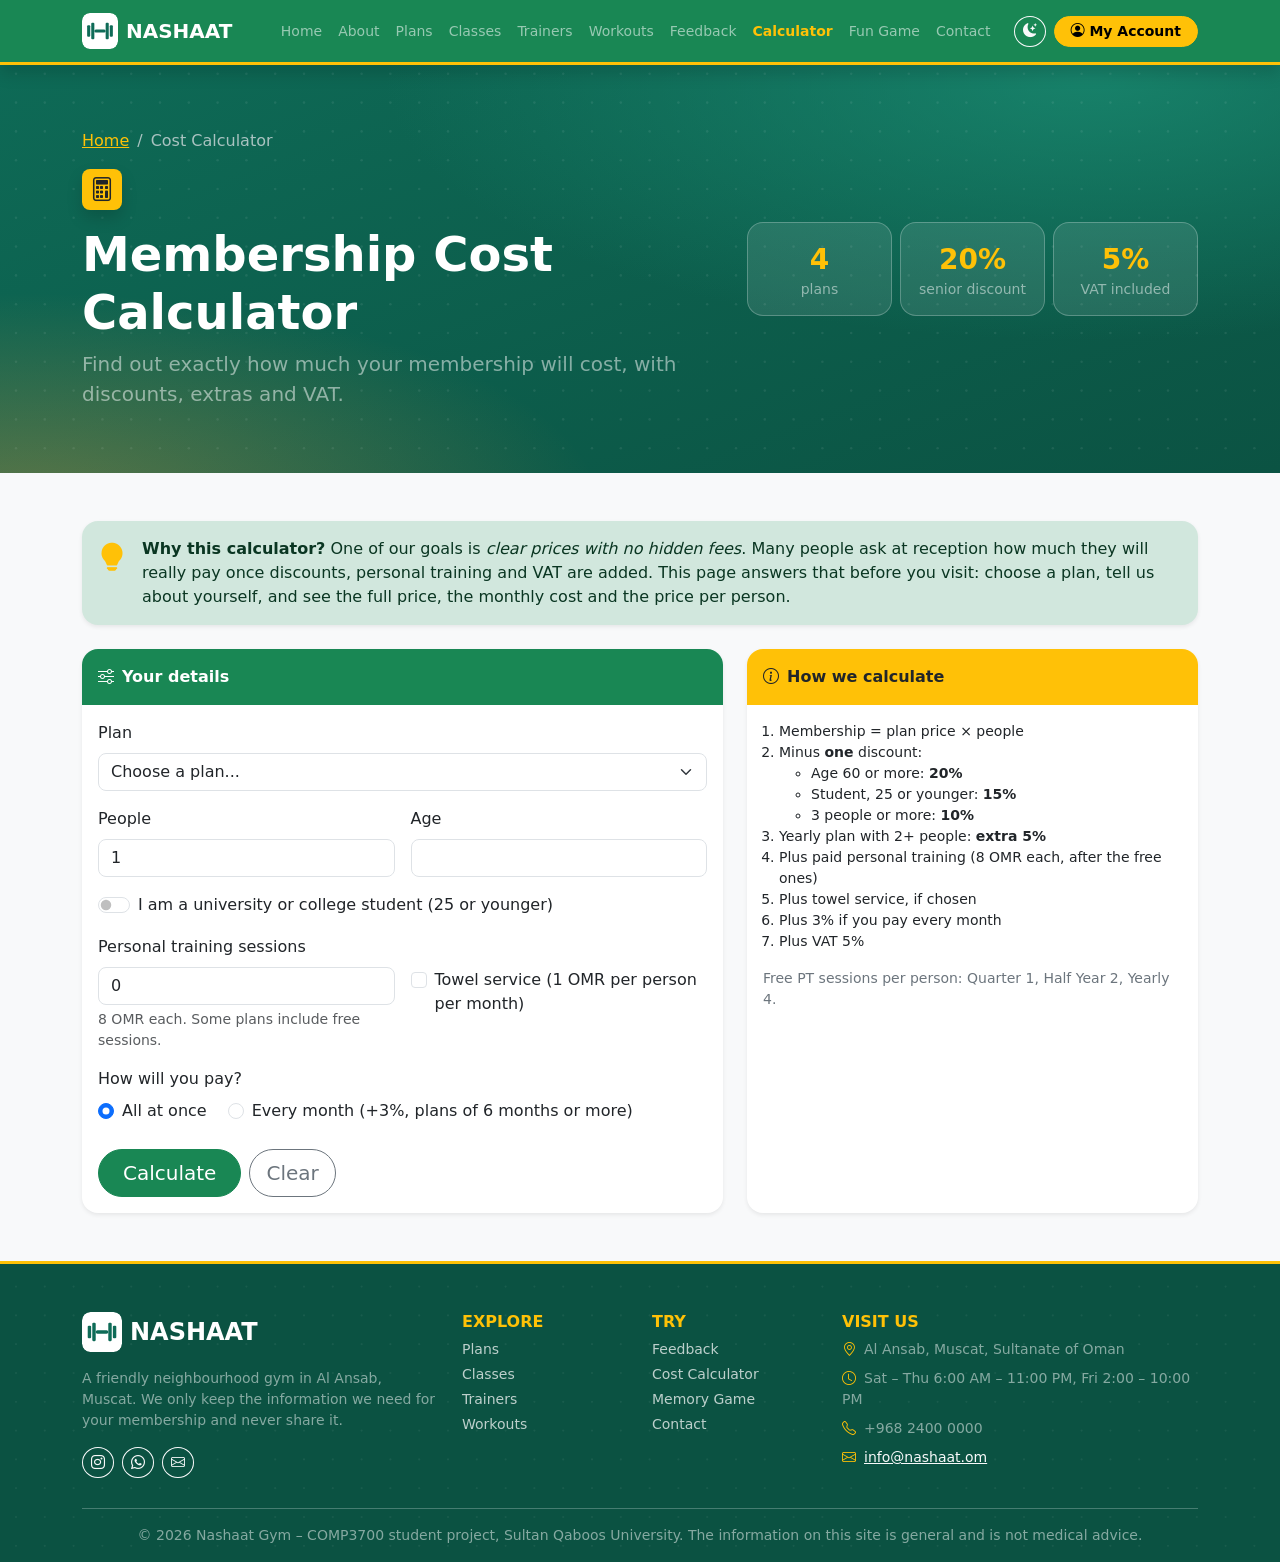
<file: calculator.html>
<!DOCTYPE html>
<!-- Nashaat Gym - COMP3700 Project Part III
     Page: calculator.html - Membership cost calculator (js/calculator.js)
     Styling: Bootstrap 5.3 only (no CSS file, no style tags, no inline styles). -->
<html lang="en">
<head>
    <meta charset="utf-8" />
    <meta name="viewport" content="width=device-width, initial-scale=1.0" />
    <meta name="description" content="Calculate the full cost of a Nashaat Gym membership for one person or a group, with discounts and VAT." />
    <meta name="keywords" content="gym, fitness, Oman, Muscat, Al Ansab, classes, Nashaat" />
    <meta name="author" content="Sulaiman Nasser, Hazza Albadi, Yazn Alhajri" />
    <title>Cost Calculator | Nashaat Gym</title>
    <link rel="icon" type="image/svg+xml" href="images/logo.svg" />

    <!-- Bootstrap (a local copy, so the website also works without internet) -->
    <link rel="stylesheet" href="bootstrap/css/bootstrap.min.css" />
    <!-- Bootstrap Icons (the small pictures like <i class="bi bi-clock"></i>) -->
    <link rel="stylesheet" href="bootstrap/icons/bootstrap-icons.min.css" />

    <!-- dark / light mode: use the visitor's last choice before the page is drawn
         (Bootstrap 5.3 changes all its colours when <html> has data-bs-theme="dark") -->
    <script>
        try {
            if (localStorage.getItem("nashaatTheme") == "dark") {
                document.documentElement.setAttribute("data-bs-theme", "dark");
            }
        } catch (error) { /* storage blocked: stay in light mode */ }
    </script>
</head>

<!-- d-flex flex-column min-vh-100 keeps the footer at the bottom on short pages -->
<body class="d-flex flex-column min-vh-100 bg-body-tertiary">

    <!-- for keyboard users: press Tab once and this link appears -->
    <a class="visually-hidden-focusable btn btn-warning position-absolute top-0 start-0 m-2 z-3" href="#content">Skip to main content</a>

    <!-- ===== NAVIGATION BAR (same on all pages) =====
         navbar-expand-xl: full menu on big screens, a "hamburger" button on small screens -->
    <nav class="navbar navbar-expand-xl bg-success sticky-top border-bottom border-warning border-3 shadow" data-bs-theme="dark">
        <div class="container">
            <a class="navbar-brand d-flex align-items-center gap-2" href="index.html">
                <img src="images/logo.svg" alt="Nashaat logo" width="36" height="36" class="rounded-3" />
                <span class="fw-bold">NASHAAT</span>
            </a>
            <!-- this button only shows on small screens and slides the menu in from the right -->
            <button class="navbar-toggler border-0" type="button" data-bs-toggle="offcanvas" data-bs-target="#mainMenu"
                    aria-controls="mainMenu" aria-label="Open the menu">
                <span class="navbar-toggler-icon"></span>
            </button>
            <!-- Bootstrap OFFCANVAS: a side menu on phones, a normal menu bar on big screens -->
            <div class="offcanvas offcanvas-end text-bg-success" tabindex="-1" id="mainMenu" aria-labelledby="mainMenuLabel">
                <div class="offcanvas-header border-bottom border-light border-opacity-25">
                    <h2 class="offcanvas-title h5 d-flex align-items-center gap-2 mb-0" id="mainMenuLabel">
                        <img src="images/logo.svg" alt="" width="32" height="32" class="rounded-3" /> NASHAAT
                    </h2>
                    <button type="button" class="btn-close btn-close-white" data-bs-dismiss="offcanvas" aria-label="Close"></button>
                </div>
                <div class="offcanvas-body align-items-xl-center">
                    <ul class="navbar-nav ms-auto small fw-medium">
                        <li class="nav-item"><a class="nav-link text-nowrap px-xl-2" href="index.html"><i class="bi bi-house me-2 d-xl-none"></i>Home</a></li>
                        <li class="nav-item"><a class="nav-link text-nowrap px-xl-2" href="about.html"><i class="bi bi-info-circle me-2 d-xl-none"></i>About</a></li>
                        <li class="nav-item"><a class="nav-link text-nowrap px-xl-2" href="plans.html"><i class="bi bi-tags me-2 d-xl-none"></i>Plans</a></li>
                        <li class="nav-item"><a class="nav-link text-nowrap px-xl-2" href="classes.html"><i class="bi bi-calendar-week me-2 d-xl-none"></i>Classes</a></li>
                        <li class="nav-item"><a class="nav-link text-nowrap px-xl-2" href="trainers.html"><i class="bi bi-people me-2 d-xl-none"></i>Trainers</a></li>
                        <li class="nav-item"><a class="nav-link text-nowrap px-xl-2" href="workout.html"><i class="bi bi-lightning-charge me-2 d-xl-none"></i>Workouts</a></li>
                        <li class="nav-item"><a class="nav-link text-nowrap px-xl-2" href="questionnaire.html"><i class="bi bi-chat-heart me-2 d-xl-none"></i>Feedback</a></li>
                        <li class="nav-item"><a class="nav-link active fw-semibold text-warning text-nowrap px-xl-2" aria-current="page" href="calculator.html"><i class="bi bi-calculator me-2 d-xl-none"></i>Calculator</a></li>
                        <li class="nav-item"><a class="nav-link text-nowrap px-xl-2" href="funpage.html"><i class="bi bi-controller me-2 d-xl-none"></i>Fun Game</a></li>
                        <li class="nav-item"><a class="nav-link text-nowrap px-xl-2" href="contact.html"><i class="bi bi-envelope me-2 d-xl-none"></i>Contact</a></li>
                    </ul>
                    <div class="d-flex align-items-center gap-2 ms-xl-3 mt-3 mt-xl-0">
                        <!-- dark / light mode button (js/effects.js) -->
                        <button type="button" id="themeToggle" class="btn btn-sm btn-outline-light rounded-circle"
                                aria-label="Switch between dark and light mode" title="Dark / light mode">
                            <i class="bi bi-moon-stars-fill"></i>
                        </button>
                        <a class="btn btn-warning btn-sm rounded-pill px-3 fw-semibold text-nowrap" href="dashboard.html">
                            <i class="bi bi-person-circle me-1"></i>My Account</a>
                    </div>
                </div>
            </div>
        </div>
    </nav>

    <!-- ===== PAGE TITLE (dark band with a pattern picture behind the text + 3 quick facts) ===== -->
    <header class="position-relative overflow-hidden bg-success text-white" data-bs-theme="dark">
        <img src="images/pattern.svg" alt="" class="position-absolute top-0 start-0 w-100 h-100 object-fit-cover" />
        <div class="container position-relative py-5">
            <div class="row g-4 align-items-center py-lg-3">
                <div class="col-lg-7" data-enter="data-enter">
                    <nav aria-label="breadcrumb">
                        <ol class="breadcrumb small mb-3">
                            <li class="breadcrumb-item"><a class="link-warning" href="index.html">Home</a></li>
                            <li class="breadcrumb-item active" aria-current="page">Cost Calculator</li>
                        </ol>
                    </nav>
                    <span class="d-inline-flex bg-warning text-dark rounded-3 p-2 fs-4 lh-1 mb-3 shadow"><i class="bi bi-calculator"></i></span>
                    <h1 class="display-5 fw-bold mb-2">Membership Cost Calculator</h1>
                    <p class="lead text-white-50 mb-0">Find out exactly how much your membership will cost, with discounts, extras and VAT.</p>
                </div>
                <div class="col-lg-5">
                    <div class="row g-2 text-center" data-enter="data-enter">
                        <div class="col-4">
                            <div class="bg-white bg-opacity-10 border border-light border-opacity-25 rounded-4 py-3 px-2 h-100">
                                <p class="fs-3 fw-bold text-warning mb-0"><span data-count="4">4</span></p>
                                <p class="small text-white-50 mb-0 lh-sm">plans</p>
                            </div>
                        </div>
                        <div class="col-4">
                            <div class="bg-white bg-opacity-10 border border-light border-opacity-25 rounded-4 py-3 px-2 h-100">
                                <p class="fs-3 fw-bold text-warning mb-0"><span data-count="20" data-suffix="%">20%</span></p>
                                <p class="small text-white-50 mb-0 lh-sm">senior discount</p>
                            </div>
                        </div>
                        <div class="col-4">
                            <div class="bg-white bg-opacity-10 border border-light border-opacity-25 rounded-4 py-3 px-2 h-100">
                                <p class="fs-3 fw-bold text-warning mb-0"><span data-count="5" data-suffix="%">5%</span></p>
                                <p class="small text-white-50 mb-0 lh-sm">VAT included</p>
                            </div>
                        </div>
                    </div>
                </div>
            </div>
        </div>
    </header>

    <!-- ===== MAIN CONTENT ===== -->
    <main id="content" class="container py-5">
        <!-- ===== WHY THIS PAGE (requirement: the calculation is related to the website's goal) ===== -->
        <div class="alert border-0 shadow-sm rounded-4 alert-success d-flex gap-3 align-items-start mb-4">
            <i class="bi bi-lightbulb-fill fs-3 text-warning"></i>
            <div>
                <strong>Why this calculator?</strong> One of our goals is <em>clear prices with no hidden fees</em>.
                Many people ask at reception how much they will really pay once discounts, personal training and VAT are added.
                This page answers that before you visit: choose a plan, tell us about yourself, and see the full price,
                the monthly cost and the price per person.
            </div>
        </div>

        <div class="row g-4">

            <!-- ===== LEFT: the form ===== -->
            <div class="col-lg-7">
                <form id="calcForm" class="card border-0 shadow-sm rounded-4 overflow-hidden" novalidate="novalidate">
                    <div class="card-header bg-success text-white py-3 border-0 fw-semibold"><i class="bi bi-sliders me-2"></i>Your details</div>
                    <div class="card-body">
                        <div class="row g-3">
                            <div class="col-12">
                                <label for="cPlan" class="form-label">Plan</label>
                                <select class="form-select rounded-3" id="cPlan" required="required">
                                    <option value="">Choose a plan...</option>
                                    <option value="monthly">Monthly &ndash; 20 OMR</option>
                                    <option value="quarter">Quarter (3 months) &ndash; 55 OMR</option>
                                    <option value="half">Half Year (6 months) &ndash; 100 OMR</option>
                                    <option value="yearly">Yearly (12 months) &ndash; 180 OMR</option>
                                </select>
                                <div class="invalid-feedback">Please choose a plan.</div>
                            </div>
                            <div class="col-6">
                                <label for="cPeople" class="form-label">People</label>
                                <input type="number" class="form-control rounded-3" id="cPeople" value="1" min="1" max="6" required="required" />
                                <div class="invalid-feedback">1 to 6 people.</div>
                            </div>
                            <div class="col-6">
                                <label for="cAge" class="form-label">Age</label>
                                <input type="number" class="form-control rounded-3" id="cAge" min="14" max="90" required="required" />
                                <div class="invalid-feedback">Age 14 to 90.</div>
                            </div>
                            <div class="col-12">
                                <div class="form-check form-switch">
                                    <input class="form-check-input" type="checkbox" role="switch" id="cStudent" />
                                    <label class="form-check-label" for="cStudent">I am a university or college student (25 or younger)</label>
                                </div>
                            </div>
                            <div class="col-md-6">
                                <label for="cPt" class="form-label">Personal training sessions</label>
                                <input type="number" class="form-control rounded-3" id="cPt" value="0" min="0" max="30" required="required" />
                                <div class="form-text">8 OMR each. Some plans include free sessions.</div>
                                <div class="invalid-feedback">0 to 30 sessions.</div>
                            </div>
                            <div class="col-md-6 d-flex align-items-center">
                                <div class="form-check">
                                    <input class="form-check-input" type="checkbox" id="cTowel" />
                                    <label class="form-check-label" for="cTowel">Towel service (1 OMR per person per month)</label>
                                </div>
                            </div>
                            <div class="col-12">
                                <span class="form-label d-block">How will you pay?</span>
                                <div class="form-check form-check-inline">
                                    <input class="form-check-input" type="radio" name="pay" id="payFull" value="full" checked="checked" />
                                    <label class="form-check-label" for="payFull">All at once</label>
                                </div>
                                <div class="form-check form-check-inline">
                                    <input class="form-check-input" type="radio" name="pay" id="payMonthly" value="monthly" />
                                    <label class="form-check-label" for="payMonthly">Every month (+3%, plans of 6 months or more)</label>
                                </div>
                            </div>
                        </div>
                        <div class="d-flex gap-2 mt-4">
                            <button type="submit" class="btn rounded-pill btn-success btn-lg px-4">Calculate</button>
                            <button type="reset" class="btn rounded-pill btn-outline-secondary btn-lg">Clear</button>
                        </div>
                    </div>
                </form>
            </div>

            <!-- ===== RIGHT: how we calculate ===== -->
            <div class="col-lg-5">
                <div class="card h-100 border-0 shadow-sm rounded-4 overflow-hidden">
                    <div class="card-header bg-warning py-3 border-0 fw-semibold"><i class="bi bi-info-circle me-2"></i>How we calculate</div>
                    <div class="card-body small">
                        <ol class="mb-3 ps-3">
                            <li>Membership = plan price &times; people</li>
                            <li>Minus <strong>one</strong> discount:
                                <ul class="mb-0">
                                    <li>Age 60 or more: <strong>20%</strong></li>
                                    <li>Student, 25 or younger: <strong>15%</strong></li>
                                    <li>3 people or more: <strong>10%</strong></li>
                                </ul>
                            </li>
                            <li>Yearly plan with 2+ people: <strong>extra 5%</strong></li>
                            <li>Plus paid personal training (8 OMR each, after the free ones)</li>
                            <li>Plus towel service, if chosen</li>
                            <li>Plus 3% if you pay every month</li>
                            <li>Plus VAT 5%</li>
                        </ol>
                        <p class="mb-0 text-secondary">Free PT sessions per person: Quarter 1, Half Year 2, Yearly 4.</p>
                    </div>
                </div>
            </div>
        </div>

        <!-- ===== RESULT (hidden with d-none until the user presses Calculate) ===== -->
        <div id="resultCard" class="card shadow rounded-4 mt-4 border-success d-none">
            <div class="card-body">
                <div class="row g-4 align-items-center">
                    <div class="col-md-5 text-center">
                        <p class="text-secondary mb-1">You will pay</p>
                        <p class="display-5 fw-bold text-success mb-0" id="rBig"></p>
                        <p class="mb-2" id="rBigLabel"></p>
                        <span class="badge text-bg-warning fs-6">Per person per month: <span id="rPerPerson"></span></span>
                    </div>
                    <div class="col-md-7">
                        <div class="table-responsive bg-body rounded-4 shadow-sm p-2 mb-3">
                            <table class="table table-sm mb-0">
                                <tbody>
                                    <tr><td id="rPlan"></td><td class="text-end" id="rMembership"></td></tr>
                                    <tr class="text-success"><td id="rDiscountName"></td><td class="text-end" id="rDiscount"></td></tr>
                                    <tr><td id="rPtName"></td><td class="text-end" id="rPt"></td></tr>
                                    <tr><td>Towel service</td><td class="text-end" id="rTowel"></td></tr>
                                    <tr class="fw-semibold"><td>Subtotal</td><td class="text-end" id="rSubtotal"></td></tr>
                                    <tr><td>Monthly payment fee (3%)</td><td class="text-end" id="rFee"></td></tr>
                                    <tr><td>VAT (5%)</td><td class="text-end" id="rVat"></td></tr>
                                    <tr class="table-success fw-bold fs-5"><td>Total</td><td class="text-end" id="rTotal"></td></tr>
                                </tbody>
                            </table>
                        </div>
                    </div>
                </div>
                <div id="rNote" class="alert border-0 shadow-sm rounded-4 alert-warning mt-3 mb-0 d-none"></div>
                <div id="rTip" class="alert border-0 shadow-sm rounded-4 alert-info mt-3 mb-0"></div>
                <div class="mt-3">
                    <a href="plans.html#join" class="btn rounded-pill btn-warning">Register now</a>
                </div>
            </div>
        </div>
    </main>

    <!-- ===== FOOTER (same on all pages) ===== -->
    <!-- the footer.svg picture gives the footer our dark teal colour (#0B5242) -->
    <footer class="position-relative overflow-hidden bg-success text-light mt-auto pt-5 border-top border-warning border-3" data-bs-theme="dark">
        <img src="images/footer.svg" alt="" class="position-absolute top-0 start-0 w-100 h-100 object-fit-cover" />
        <div class="container position-relative">
            <div class="row g-4">
                <div class="col-lg-4">
                    <a class="d-flex align-items-center gap-2 text-decoration-none text-white mb-3" href="index.html">
                        <img src="images/logo.svg" alt="" width="40" height="40" class="rounded-3" />
                        <span class="fs-4 fw-bold">NASHAAT</span>
                    </a>
                    <p class="text-white-50 small">A friendly neighbourhood gym in Al Ansab, Muscat.
                    We only keep the information we need for your membership and never share it.</p>
                    <div class="d-flex gap-2">
                        <a class="btn btn-outline-light btn-sm rounded-circle" href="#" aria-label="Instagram" data-bs-toggle="tooltip" data-bs-title="Instagram"><i class="bi bi-instagram"></i></a>
                        <a class="btn btn-outline-light btn-sm rounded-circle" href="#" aria-label="WhatsApp" data-bs-toggle="tooltip" data-bs-title="WhatsApp"><i class="bi bi-whatsapp"></i></a>
                        <a class="btn btn-outline-light btn-sm rounded-circle" href="mailto:info@nashaat.om" aria-label="Email" data-bs-toggle="tooltip" data-bs-title="Email"><i class="bi bi-envelope"></i></a>
                    </div>
                </div>
                <div class="col-6 col-lg-2">
                    <h2 class="h6 text-warning text-uppercase fw-bold">Explore</h2>
                    <ul class="list-unstyled small d-grid gap-1">
                        <li><a class="link-light link-opacity-75 link-underline-opacity-0" href="plans.html">Plans</a></li>
                        <li><a class="link-light link-opacity-75 link-underline-opacity-0" href="classes.html">Classes</a></li>
                        <li><a class="link-light link-opacity-75 link-underline-opacity-0" href="trainers.html">Trainers</a></li>
                        <li><a class="link-light link-opacity-75 link-underline-opacity-0" href="workout.html">Workouts</a></li>
                    </ul>
                </div>
                <div class="col-6 col-lg-2">
                    <h2 class="h6 text-warning text-uppercase fw-bold">Try</h2>
                    <ul class="list-unstyled small d-grid gap-1">
                        <li><a class="link-light link-opacity-75 link-underline-opacity-0" href="questionnaire.html">Feedback</a></li>
                        <li><a class="link-light link-opacity-75 link-underline-opacity-0" href="calculator.html">Cost Calculator</a></li>
                        <li><a class="link-light link-opacity-75 link-underline-opacity-0" href="funpage.html">Memory Game</a></li>
                        <li><a class="link-light link-opacity-75 link-underline-opacity-0" href="contact.html">Contact</a></li>
                    </ul>
                </div>
                <div class="col-lg-4">
                    <h2 class="h6 text-warning text-uppercase fw-bold">Visit us</h2>
                    <ul class="list-unstyled small text-white-50 d-grid gap-2">
                        <li><i class="bi bi-geo-alt text-warning me-2"></i>Al Ansab, Muscat, Sultanate of Oman</li>
                        <li><i class="bi bi-clock text-warning me-2"></i>Sat &ndash; Thu 6:00 AM &ndash; 11:00 PM, Fri 2:00 &ndash; 10:00 PM</li>
                        <li><i class="bi bi-telephone text-warning me-2"></i>+968 2400 0000</li>
                        <li><i class="bi bi-envelope text-warning me-2"></i><a class="link-light" href="mailto:info@nashaat.om">info@nashaat.om</a></li>
                    </ul>
                </div>
            </div>
            <p class="text-center small text-white-50 border-top border-light border-opacity-25 pt-3 mt-4 mb-0 pb-3">
                &copy; 2026 Nashaat Gym &ndash; COMP3700 student project, Sultan Qaboos University.
                The information on this site is general and is not medical advice.
            </p>
        </div>
    </footer>

    <!-- back to top button (shown by js/effects.js after scrolling down) -->
    <button type="button" id="toTop" class="btn btn-warning rounded-circle shadow position-fixed bottom-0 end-0 m-4 z-3 d-none" aria-label="Back to top">
        <i class="bi bi-arrow-up fs-5"></i>
    </button>

    <!-- Bootstrap JavaScript (needed for the menu button, carousel, modal, accordion ...) -->
    <script src="bootstrap/js/bootstrap.bundle.min.js"></script>
    <!-- our animations (page entrance, scroll reveal, counting numbers ...) -->
    <script src="js/effects.js"></script>
    <script src="js/calculator.js"></script>
</body>
</html>
</file>
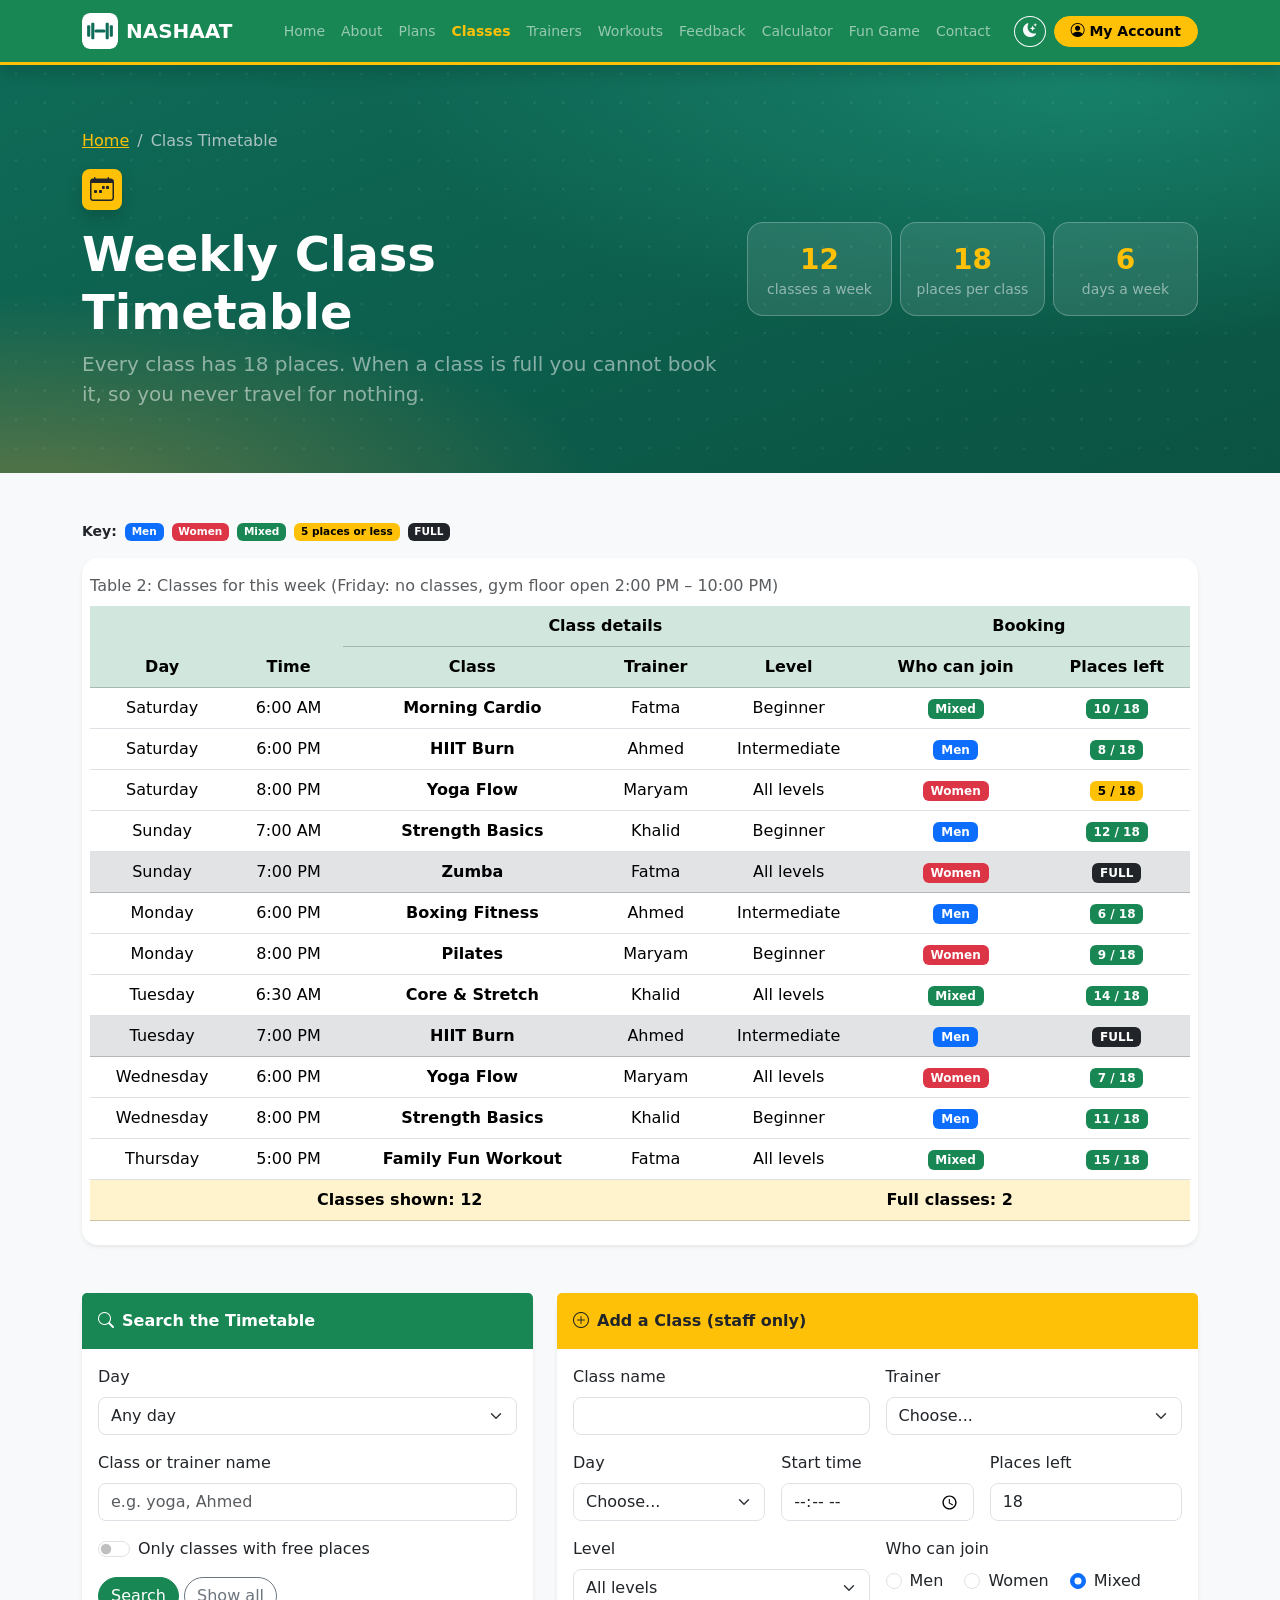
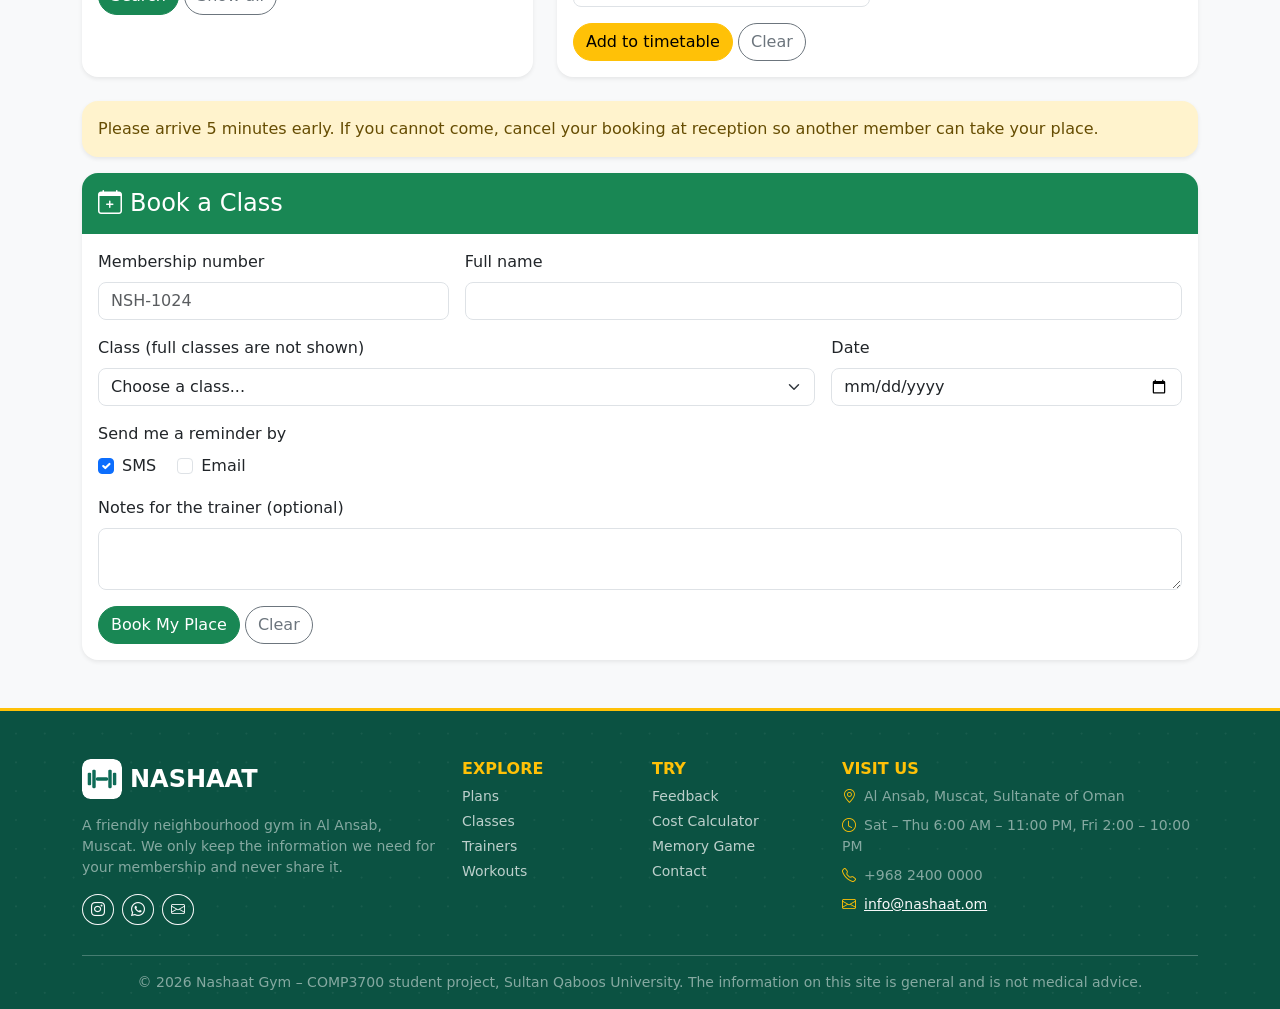
<file: classes.html>
<!DOCTYPE html>
<!-- Nashaat Gym - COMP3700 Project Part III
     Page: classes.html - timetable made with JavaScript (js/classes.js), add + search forms, booking form
     Styling: Bootstrap 5.3 only (no CSS file, no style tags, no inline styles). -->
<html lang="en">
<head>
    <meta charset="utf-8" />
    <meta name="viewport" content="width=device-width, initial-scale=1.0" />
    <meta name="description" content="Weekly class timetable at Nashaat Gym with places left, search, and the class booking form." />
    <meta name="keywords" content="gym, fitness, Oman, Muscat, Al Ansab, classes, Nashaat" />
    <meta name="author" content="Sulaiman Nasser, Hazza Albadi, Yazn Alhajri" />
    <title>Class Timetable | Nashaat Gym</title>
    <link rel="icon" type="image/svg+xml" href="images/logo.svg" />

    <!-- Bootstrap (a local copy, so the website also works without internet) -->
    <link rel="stylesheet" href="bootstrap/css/bootstrap.min.css" />
    <!-- Bootstrap Icons (the small pictures like <i class="bi bi-clock"></i>) -->
    <link rel="stylesheet" href="bootstrap/icons/bootstrap-icons.min.css" />

    <!-- dark / light mode: use the visitor's last choice before the page is drawn
         (Bootstrap 5.3 changes all its colours when <html> has data-bs-theme="dark") -->
    <script>
        try {
            if (localStorage.getItem("nashaatTheme") == "dark") {
                document.documentElement.setAttribute("data-bs-theme", "dark");
            }
        } catch (error) { /* storage blocked: stay in light mode */ }
    </script>
</head>

<!-- d-flex flex-column min-vh-100 keeps the footer at the bottom on short pages -->
<body class="d-flex flex-column min-vh-100 bg-body-tertiary">

    <!-- for keyboard users: press Tab once and this link appears -->
    <a class="visually-hidden-focusable btn btn-warning position-absolute top-0 start-0 m-2 z-3" href="#content">Skip to main content</a>

    <!-- ===== NAVIGATION BAR (same on all pages) =====
         navbar-expand-xl: full menu on big screens, a "hamburger" button on small screens -->
    <nav class="navbar navbar-expand-xl bg-success sticky-top border-bottom border-warning border-3 shadow" data-bs-theme="dark">
        <div class="container">
            <a class="navbar-brand d-flex align-items-center gap-2" href="index.html">
                <img src="images/logo.svg" alt="Nashaat logo" width="36" height="36" class="rounded-3" />
                <span class="fw-bold">NASHAAT</span>
            </a>
            <!-- this button only shows on small screens and slides the menu in from the right -->
            <button class="navbar-toggler border-0" type="button" data-bs-toggle="offcanvas" data-bs-target="#mainMenu"
                    aria-controls="mainMenu" aria-label="Open the menu">
                <span class="navbar-toggler-icon"></span>
            </button>
            <!-- Bootstrap OFFCANVAS: a side menu on phones, a normal menu bar on big screens -->
            <div class="offcanvas offcanvas-end text-bg-success" tabindex="-1" id="mainMenu" aria-labelledby="mainMenuLabel">
                <div class="offcanvas-header border-bottom border-light border-opacity-25">
                    <h2 class="offcanvas-title h5 d-flex align-items-center gap-2 mb-0" id="mainMenuLabel">
                        <img src="images/logo.svg" alt="" width="32" height="32" class="rounded-3" /> NASHAAT
                    </h2>
                    <button type="button" class="btn-close btn-close-white" data-bs-dismiss="offcanvas" aria-label="Close"></button>
                </div>
                <div class="offcanvas-body align-items-xl-center">
                    <ul class="navbar-nav ms-auto small fw-medium">
                        <li class="nav-item"><a class="nav-link text-nowrap px-xl-2" href="index.html"><i class="bi bi-house me-2 d-xl-none"></i>Home</a></li>
                        <li class="nav-item"><a class="nav-link text-nowrap px-xl-2" href="about.html"><i class="bi bi-info-circle me-2 d-xl-none"></i>About</a></li>
                        <li class="nav-item"><a class="nav-link text-nowrap px-xl-2" href="plans.html"><i class="bi bi-tags me-2 d-xl-none"></i>Plans</a></li>
                        <li class="nav-item"><a class="nav-link active fw-semibold text-warning text-nowrap px-xl-2" aria-current="page" href="classes.html"><i class="bi bi-calendar-week me-2 d-xl-none"></i>Classes</a></li>
                        <li class="nav-item"><a class="nav-link text-nowrap px-xl-2" href="trainers.html"><i class="bi bi-people me-2 d-xl-none"></i>Trainers</a></li>
                        <li class="nav-item"><a class="nav-link text-nowrap px-xl-2" href="workout.html"><i class="bi bi-lightning-charge me-2 d-xl-none"></i>Workouts</a></li>
                        <li class="nav-item"><a class="nav-link text-nowrap px-xl-2" href="questionnaire.html"><i class="bi bi-chat-heart me-2 d-xl-none"></i>Feedback</a></li>
                        <li class="nav-item"><a class="nav-link text-nowrap px-xl-2" href="calculator.html"><i class="bi bi-calculator me-2 d-xl-none"></i>Calculator</a></li>
                        <li class="nav-item"><a class="nav-link text-nowrap px-xl-2" href="funpage.html"><i class="bi bi-controller me-2 d-xl-none"></i>Fun Game</a></li>
                        <li class="nav-item"><a class="nav-link text-nowrap px-xl-2" href="contact.html"><i class="bi bi-envelope me-2 d-xl-none"></i>Contact</a></li>
                    </ul>
                    <div class="d-flex align-items-center gap-2 ms-xl-3 mt-3 mt-xl-0">
                        <!-- dark / light mode button (js/effects.js) -->
                        <button type="button" id="themeToggle" class="btn btn-sm btn-outline-light rounded-circle"
                                aria-label="Switch between dark and light mode" title="Dark / light mode">
                            <i class="bi bi-moon-stars-fill"></i>
                        </button>
                        <a class="btn btn-warning btn-sm rounded-pill px-3 fw-semibold text-nowrap" href="dashboard.html">
                            <i class="bi bi-person-circle me-1"></i>My Account</a>
                    </div>
                </div>
            </div>
        </div>
    </nav>

    <!-- ===== PAGE TITLE (dark band with a pattern picture behind the text + 3 quick facts) ===== -->
    <header class="position-relative overflow-hidden bg-success text-white" data-bs-theme="dark">
        <img src="images/pattern.svg" alt="" class="position-absolute top-0 start-0 w-100 h-100 object-fit-cover" />
        <div class="container position-relative py-5">
            <div class="row g-4 align-items-center py-lg-3">
                <div class="col-lg-7" data-enter="data-enter">
                    <nav aria-label="breadcrumb">
                        <ol class="breadcrumb small mb-3">
                            <li class="breadcrumb-item"><a class="link-warning" href="index.html">Home</a></li>
                            <li class="breadcrumb-item active" aria-current="page">Class Timetable</li>
                        </ol>
                    </nav>
                    <span class="d-inline-flex bg-warning text-dark rounded-3 p-2 fs-4 lh-1 mb-3 shadow"><i class="bi bi-calendar-week"></i></span>
                    <h1 class="display-5 fw-bold mb-2">Weekly Class Timetable</h1>
                    <p class="lead text-white-50 mb-0">Every class has 18 places. When a class is full you cannot book it, so you never travel for nothing.</p>
                </div>
                <div class="col-lg-5">
                    <div class="row g-2 text-center" data-enter="data-enter">
                        <div class="col-4">
                            <div class="bg-white bg-opacity-10 border border-light border-opacity-25 rounded-4 py-3 px-2 h-100">
                                <p class="fs-3 fw-bold text-warning mb-0"><span data-count="12">12</span></p>
                                <p class="small text-white-50 mb-0 lh-sm">classes a week</p>
                            </div>
                        </div>
                        <div class="col-4">
                            <div class="bg-white bg-opacity-10 border border-light border-opacity-25 rounded-4 py-3 px-2 h-100">
                                <p class="fs-3 fw-bold text-warning mb-0"><span data-count="18">18</span></p>
                                <p class="small text-white-50 mb-0 lh-sm">places per class</p>
                            </div>
                        </div>
                        <div class="col-4">
                            <div class="bg-white bg-opacity-10 border border-light border-opacity-25 rounded-4 py-3 px-2 h-100">
                                <p class="fs-3 fw-bold text-warning mb-0"><span data-count="6">6</span></p>
                                <p class="small text-white-50 mb-0 lh-sm">days a week</p>
                            </div>
                        </div>
                    </div>
                </div>
            </div>
        </div>
    </header>

    <!-- ===== MAIN CONTENT ===== -->
    <main id="content" class="container py-5">
        <!-- colour key for the badges used in the table -->
        <p class="d-flex flex-wrap gap-2 align-items-center small">
            <span class="fw-semibold">Key:</span>
            <span class="badge text-bg-primary">Men</span>
            <span class="badge text-bg-danger">Women</span>
            <span class="badge text-bg-success">Mixed</span>
            <span class="badge text-bg-warning">5 places or less</span>
            <span class="badge text-bg-dark">FULL</span>
        </p>

        <!-- ===== TABLE 2: TIMETABLE =====
             Empty in the HTML. js/classes.js adds one row for every object in the "classes" array. -->
        <div class="table-responsive bg-body rounded-4 shadow-sm p-2 mb-3">
            <table class="table table-hover align-middle text-center caption-top">
                <caption>Table 2: Classes for this week (Friday: no classes, gym floor open 2:00 PM &ndash; 10:00 PM)</caption>
                <thead class="table-success">
                    <tr>
                        <th rowspan="2">Day</th>
                        <th rowspan="2">Time</th>
                        <th colspan="3">Class details</th>
                        <th colspan="2">Booking</th>
                    </tr>
                    <tr>
                        <th>Class</th>
                        <th>Trainer</th>
                        <th>Level</th>
                        <th>Who can join</th>
                        <th>Places left</th>
                    </tr>
                </thead>
                <tbody id="classesBody">
                    <!-- rows are added here by JavaScript -->
                </tbody>
                <tfoot class="table-warning fw-semibold">
                    <tr>
                        <td colspan="4" id="classCount"></td>
                        <td colspan="3" id="fullCount"></td>
                    </tr>
                </tfoot>
            </table>
        </div>

        <!-- ===== SEARCH + ADD forms ===== -->
        <div class="row g-4 my-4">
            <div class="col-lg-5">
                <div class="card h-100 border-0 shadow-sm rounded-4 border-success">
                    <div class="card-header bg-success text-white py-3 border-0 fw-semibold"><i class="bi bi-search me-2"></i>Search the Timetable</div>
                    <div class="card-body">
                        <form id="searchForm" class="needs-validation" novalidate="novalidate">
                            <div class="mb-3">
                                <label for="searchDay" class="form-label">Day</label>
                                <select class="form-select rounded-3" id="searchDay">
                                    <option value="">Any day</option>
                                    <option>Saturday</option>
                                    <option>Sunday</option>
                                    <option>Monday</option>
                                    <option>Tuesday</option>
                                    <option>Wednesday</option>
                                    <option>Thursday</option>
                                </select>
                            </div>
                            <div class="mb-3">
                                <label for="searchText" class="form-label">Class or trainer name</label>
                                <input type="text" class="form-control rounded-3" id="searchText" placeholder="e.g. yoga, Ahmed" maxlength="30" pattern="[A-Za-z &]*" />
                                <div class="invalid-feedback">Letters and spaces only.</div>
                            </div>
                            <div class="form-check form-switch mb-3">
                                <input class="form-check-input" type="checkbox" role="switch" id="searchFree" />
                                <label class="form-check-label" for="searchFree">Only classes with free places</label>
                            </div>
                            <button type="submit" class="btn rounded-pill btn-success">Search</button>
                            <button type="button" class="btn rounded-pill btn-outline-secondary" id="showAllBtn">Show all</button>
                        </form>
                    </div>
                </div>
            </div>

            <div class="col-lg-7">
                <div class="card h-100 border-0 shadow-sm rounded-4 border-warning">
                    <div class="card-header bg-warning py-3 border-0 fw-semibold"><i class="bi bi-plus-circle me-2"></i>Add a Class (staff only)</div>
                    <div class="card-body">
                        <form id="addClassForm" class="needs-validation" novalidate="novalidate">
                            <div class="row g-3">
                                <div class="col-sm-6">
                                    <label for="addName" class="form-label">Class name</label>
                                    <input type="text" class="form-control rounded-3" id="addName" required="required" minlength="3" maxlength="30" />
                                    <div class="invalid-feedback">Write a class name (3 to 30 letters).</div>
                                </div>
                                <div class="col-sm-6">
                                    <label for="addTrainer" class="form-label">Trainer</label>
                                    <select class="form-select rounded-3" id="addTrainer" required="required">
                                        <option value="">Choose...</option>
                                        <option>Ahmed</option>
                                        <option>Maryam</option>
                                        <option>Fatma</option>
                                        <option>Khalid</option>
                                    </select>
                                    <div class="invalid-feedback">Choose a trainer.</div>
                                </div>
                                <div class="col-sm-4">
                                    <label for="addDay" class="form-label">Day</label>
                                    <select class="form-select rounded-3" id="addDay" required="required">
                                        <option value="">Choose...</option>
                                        <option>Saturday</option>
                                        <option>Sunday</option>
                                        <option>Monday</option>
                                        <option>Tuesday</option>
                                        <option>Wednesday</option>
                                        <option>Thursday</option>
                                    </select>
                                    <div class="invalid-feedback">Choose a day.</div>
                                </div>
                                <div class="col-sm-4">
                                    <label for="addTime" class="form-label">Start time</label>
                                    <input type="time" class="form-control rounded-3" id="addTime" required="required" min="06:00" max="22:00" />
                                    <div class="invalid-feedback">Between 6:00 AM and 10:00 PM.</div>
                                </div>
                                <div class="col-sm-4">
                                    <label for="addPlaces" class="form-label">Places left</label>
                                    <input type="number" class="form-control rounded-3" id="addPlaces" required="required" min="0" max="18" value="18" />
                                    <div class="invalid-feedback">0 to 18.</div>
                                </div>
                                <div class="col-sm-6">
                                    <label for="addLevel" class="form-label">Level</label>
                                    <select class="form-select rounded-3" id="addLevel">
                                        <option>Beginner</option>
                                        <option>Intermediate</option>
                                        <option selected="selected">All levels</option>
                                    </select>
                                </div>
                                <div class="col-sm-6">
                                    <span class="form-label d-block">Who can join</span>
                                    <div class="form-check form-check-inline">
                                        <input class="form-check-input" type="radio" name="addWho" id="whoMen" value="Men" />
                                        <label class="form-check-label" for="whoMen">Men</label>
                                    </div>
                                    <div class="form-check form-check-inline">
                                        <input class="form-check-input" type="radio" name="addWho" id="whoWomen" value="Women" />
                                        <label class="form-check-label" for="whoWomen">Women</label>
                                    </div>
                                    <div class="form-check form-check-inline">
                                        <input class="form-check-input" type="radio" name="addWho" id="whoMixed" value="Mixed" checked="checked" />
                                        <label class="form-check-label" for="whoMixed">Mixed</label>
                                    </div>
                                </div>
                            </div>
                            <button type="submit" class="btn rounded-pill btn-warning mt-3">Add to timetable</button>
                            <button type="reset" class="btn rounded-pill btn-outline-secondary mt-3">Clear</button>
                        </form>
                        <div id="addMessage"></div>
                    </div>
                </div>
            </div>
        </div>

        <div class="alert border-0 shadow-sm rounded-4 alert-warning">Please arrive 5 minutes early. If you cannot come, cancel your
        booking at reception so another member can take your place.</div>

        <!-- ===== BOOKING FORM (the class list is filled by JavaScript) ===== -->
        <div class="card border-0 shadow-sm rounded-4 overflow-hidden">
            <div class="card-header bg-success text-white py-3 border-0"><h2 class="h4 mb-0"><i class="bi bi-calendar-plus me-2"></i>Book a Class</h2></div>
            <div class="card-body">
                <form class="needs-validation" novalidate="novalidate" action="https://httpbin.org/get" method="get">
                    <div class="row g-3">
                        <div class="col-md-4">
                            <label for="bookId" class="form-label">Membership number</label>
                            <input type="text" class="form-control rounded-3" id="bookId" name="member_id" required="required" pattern="NSH-[0-9]{4}" placeholder="NSH-1024" />
                            <div class="invalid-feedback">Format: NSH- and 4 digits, e.g. NSH-1024</div>
                        </div>
                        <div class="col-md-8">
                            <label for="bookName" class="form-label">Full name</label>
                            <input type="text" class="form-control rounded-3" id="bookName" name="full_name" required="required" minlength="3" />
                            <div class="invalid-feedback">Please write your name.</div>
                        </div>
                        <div class="col-md-8">
                            <label for="bookClass" class="form-label">Class (full classes are not shown)</label>
                            <select class="form-select rounded-3" id="bookClass" name="class_name" required="required"></select>
                            <div class="invalid-feedback">Please choose a class.</div>
                        </div>
                        <div class="col-md-4">
                            <label for="bookDate" class="form-label">Date</label>
                            <input type="date" class="form-control rounded-3" id="bookDate" name="class_date" required="required" />
                            <div class="invalid-feedback">Please choose a date.</div>
                        </div>
                        <div class="col-12">
                            <span class="form-label d-block">Send me a reminder by</span>
                            <div class="form-check form-check-inline">
                                <input class="form-check-input" type="checkbox" name="reminder" value="sms" id="remSms" checked="checked" />
                                <label class="form-check-label" for="remSms">SMS</label>
                            </div>
                            <div class="form-check form-check-inline">
                                <input class="form-check-input" type="checkbox" name="reminder" value="email" id="remEmail" />
                                <label class="form-check-label" for="remEmail">Email</label>
                            </div>
                        </div>
                        <div class="col-12">
                            <label for="bookNotes" class="form-label">Notes for the trainer (optional)</label>
                            <textarea class="form-control rounded-3" id="bookNotes" name="notes" rows="2"></textarea>
                        </div>
                    </div>
                    <input type="hidden" name="form_name" value="class_booking" />
                    <button type="submit" class="btn rounded-pill btn-success mt-3">Book My Place</button>
                    <button type="reset" class="btn rounded-pill btn-outline-secondary mt-3">Clear</button>
                </form>
            </div>
        </div>
    </main>

    <!-- ===== FOOTER (same on all pages) ===== -->
    <!-- the footer.svg picture gives the footer our dark teal colour (#0B5242) -->
    <footer class="position-relative overflow-hidden bg-success text-light mt-auto pt-5 border-top border-warning border-3" data-bs-theme="dark">
        <img src="images/footer.svg" alt="" class="position-absolute top-0 start-0 w-100 h-100 object-fit-cover" />
        <div class="container position-relative">
            <div class="row g-4">
                <div class="col-lg-4">
                    <a class="d-flex align-items-center gap-2 text-decoration-none text-white mb-3" href="index.html">
                        <img src="images/logo.svg" alt="" width="40" height="40" class="rounded-3" />
                        <span class="fs-4 fw-bold">NASHAAT</span>
                    </a>
                    <p class="text-white-50 small">A friendly neighbourhood gym in Al Ansab, Muscat.
                    We only keep the information we need for your membership and never share it.</p>
                    <div class="d-flex gap-2">
                        <a class="btn btn-outline-light btn-sm rounded-circle" href="#" aria-label="Instagram" data-bs-toggle="tooltip" data-bs-title="Instagram"><i class="bi bi-instagram"></i></a>
                        <a class="btn btn-outline-light btn-sm rounded-circle" href="#" aria-label="WhatsApp" data-bs-toggle="tooltip" data-bs-title="WhatsApp"><i class="bi bi-whatsapp"></i></a>
                        <a class="btn btn-outline-light btn-sm rounded-circle" href="mailto:info@nashaat.om" aria-label="Email" data-bs-toggle="tooltip" data-bs-title="Email"><i class="bi bi-envelope"></i></a>
                    </div>
                </div>
                <div class="col-6 col-lg-2">
                    <h2 class="h6 text-warning text-uppercase fw-bold">Explore</h2>
                    <ul class="list-unstyled small d-grid gap-1">
                        <li><a class="link-light link-opacity-75 link-underline-opacity-0" href="plans.html">Plans</a></li>
                        <li><a class="link-light link-opacity-75 link-underline-opacity-0" href="classes.html">Classes</a></li>
                        <li><a class="link-light link-opacity-75 link-underline-opacity-0" href="trainers.html">Trainers</a></li>
                        <li><a class="link-light link-opacity-75 link-underline-opacity-0" href="workout.html">Workouts</a></li>
                    </ul>
                </div>
                <div class="col-6 col-lg-2">
                    <h2 class="h6 text-warning text-uppercase fw-bold">Try</h2>
                    <ul class="list-unstyled small d-grid gap-1">
                        <li><a class="link-light link-opacity-75 link-underline-opacity-0" href="questionnaire.html">Feedback</a></li>
                        <li><a class="link-light link-opacity-75 link-underline-opacity-0" href="calculator.html">Cost Calculator</a></li>
                        <li><a class="link-light link-opacity-75 link-underline-opacity-0" href="funpage.html">Memory Game</a></li>
                        <li><a class="link-light link-opacity-75 link-underline-opacity-0" href="contact.html">Contact</a></li>
                    </ul>
                </div>
                <div class="col-lg-4">
                    <h2 class="h6 text-warning text-uppercase fw-bold">Visit us</h2>
                    <ul class="list-unstyled small text-white-50 d-grid gap-2">
                        <li><i class="bi bi-geo-alt text-warning me-2"></i>Al Ansab, Muscat, Sultanate of Oman</li>
                        <li><i class="bi bi-clock text-warning me-2"></i>Sat &ndash; Thu 6:00 AM &ndash; 11:00 PM, Fri 2:00 &ndash; 10:00 PM</li>
                        <li><i class="bi bi-telephone text-warning me-2"></i>+968 2400 0000</li>
                        <li><i class="bi bi-envelope text-warning me-2"></i><a class="link-light" href="mailto:info@nashaat.om">info@nashaat.om</a></li>
                    </ul>
                </div>
            </div>
            <p class="text-center small text-white-50 border-top border-light border-opacity-25 pt-3 mt-4 mb-0 pb-3">
                &copy; 2026 Nashaat Gym &ndash; COMP3700 student project, Sultan Qaboos University.
                The information on this site is general and is not medical advice.
            </p>
        </div>
    </footer>

    <!-- back to top button (shown by js/effects.js after scrolling down) -->
    <button type="button" id="toTop" class="btn btn-warning rounded-circle shadow position-fixed bottom-0 end-0 m-4 z-3 d-none" aria-label="Back to top">
        <i class="bi bi-arrow-up fs-5"></i>
    </button>

    <!-- Bootstrap JavaScript (needed for the menu button, carousel, modal, accordion ...) -->
    <script src="bootstrap/js/bootstrap.bundle.min.js"></script>
    <!-- our animations (page entrance, scroll reveal, counting numbers ...) -->
    <script src="js/effects.js"></script>
    <script src="js/validation.js"></script>
    <script src="js/classes.js"></script>
</body>
</html>
</file>
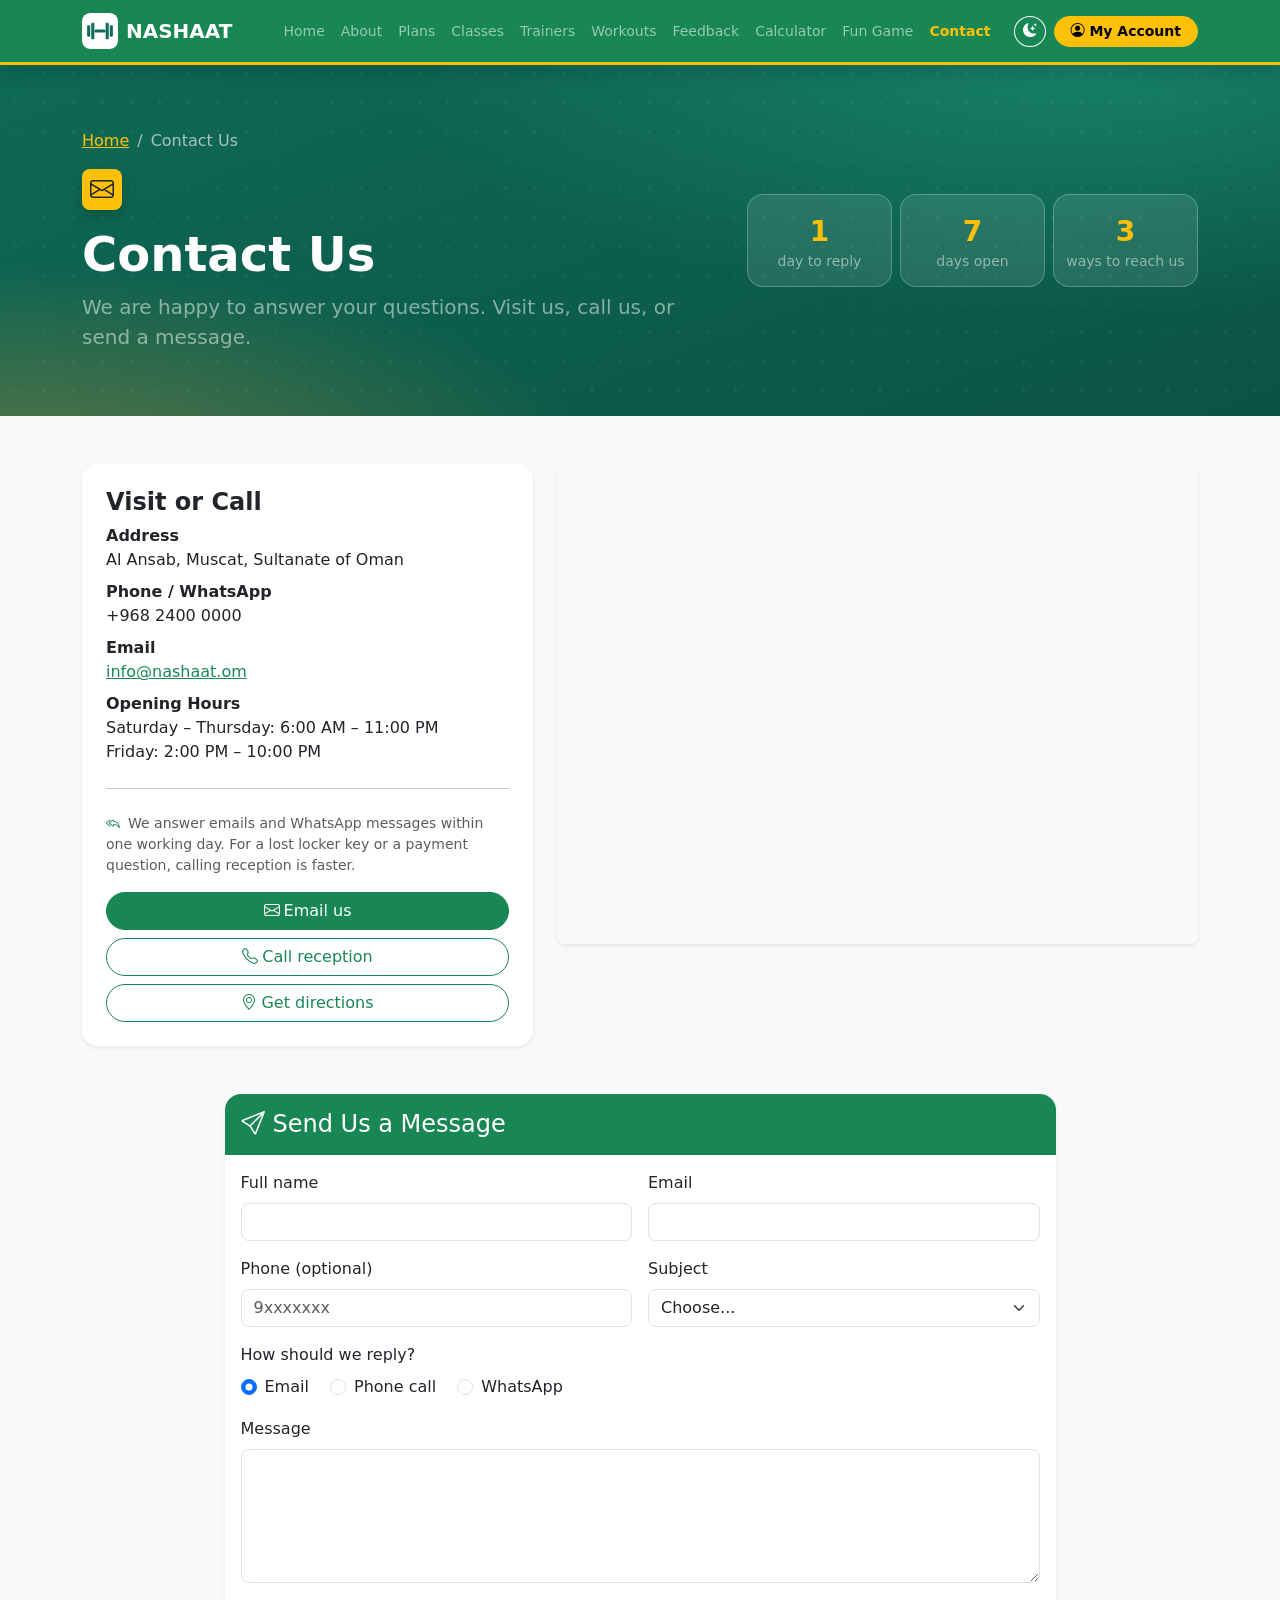
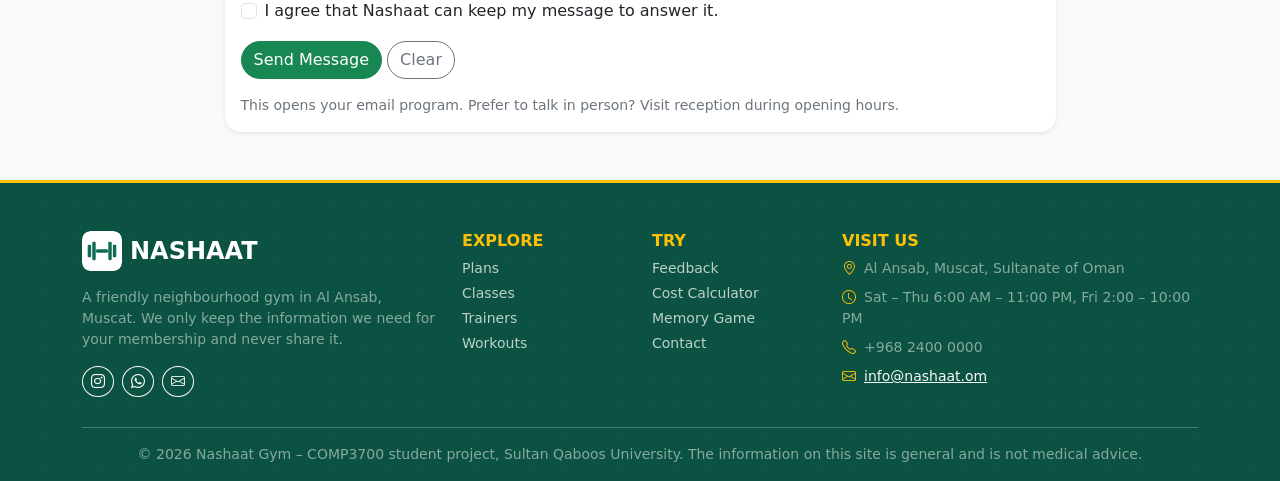
<file: contact.html>
<!DOCTYPE html>
<!-- Nashaat Gym - COMP3700 Project Part III
     Page: contact.html - contact details, map and a contact form that sends to our email
     Styling: Bootstrap 5.3 only (no CSS file, no style tags, no inline styles). -->
<html lang="en">
<head>
    <meta charset="utf-8" />
    <meta name="viewport" content="width=device-width, initial-scale=1.0" />
    <meta name="description" content="Contact Nashaat Gym: address, phone, opening hours, map and a contact form." />
    <meta name="keywords" content="gym, fitness, Oman, Muscat, Al Ansab, classes, Nashaat" />
    <meta name="author" content="Sulaiman Nasser, Hazza Albadi, Yazn Alhajri" />
    <title>Contact Us | Nashaat Gym</title>
    <link rel="icon" type="image/svg+xml" href="images/logo.svg" />

    <!-- Bootstrap (a local copy, so the website also works without internet) -->
    <link rel="stylesheet" href="bootstrap/css/bootstrap.min.css" />
    <!-- Bootstrap Icons (the small pictures like <i class="bi bi-clock"></i>) -->
    <link rel="stylesheet" href="bootstrap/icons/bootstrap-icons.min.css" />

    <!-- dark / light mode: use the visitor's last choice before the page is drawn
         (Bootstrap 5.3 changes all its colours when <html> has data-bs-theme="dark") -->
    <script>
        try {
            if (localStorage.getItem("nashaatTheme") == "dark") {
                document.documentElement.setAttribute("data-bs-theme", "dark");
            }
        } catch (error) { /* storage blocked: stay in light mode */ }
    </script>
</head>

<!-- d-flex flex-column min-vh-100 keeps the footer at the bottom on short pages -->
<body class="d-flex flex-column min-vh-100 bg-body-tertiary">

    <!-- for keyboard users: press Tab once and this link appears -->
    <a class="visually-hidden-focusable btn btn-warning position-absolute top-0 start-0 m-2 z-3" href="#content">Skip to main content</a>

    <!-- ===== NAVIGATION BAR (same on all pages) =====
         navbar-expand-xl: full menu on big screens, a "hamburger" button on small screens -->
    <nav class="navbar navbar-expand-xl bg-success sticky-top border-bottom border-warning border-3 shadow" data-bs-theme="dark">
        <div class="container">
            <a class="navbar-brand d-flex align-items-center gap-2" href="index.html">
                <img src="images/logo.svg" alt="Nashaat logo" width="36" height="36" class="rounded-3" />
                <span class="fw-bold">NASHAAT</span>
            </a>
            <!-- this button only shows on small screens and slides the menu in from the right -->
            <button class="navbar-toggler border-0" type="button" data-bs-toggle="offcanvas" data-bs-target="#mainMenu"
                    aria-controls="mainMenu" aria-label="Open the menu">
                <span class="navbar-toggler-icon"></span>
            </button>
            <!-- Bootstrap OFFCANVAS: a side menu on phones, a normal menu bar on big screens -->
            <div class="offcanvas offcanvas-end text-bg-success" tabindex="-1" id="mainMenu" aria-labelledby="mainMenuLabel">
                <div class="offcanvas-header border-bottom border-light border-opacity-25">
                    <h2 class="offcanvas-title h5 d-flex align-items-center gap-2 mb-0" id="mainMenuLabel">
                        <img src="images/logo.svg" alt="" width="32" height="32" class="rounded-3" /> NASHAAT
                    </h2>
                    <button type="button" class="btn-close btn-close-white" data-bs-dismiss="offcanvas" aria-label="Close"></button>
                </div>
                <div class="offcanvas-body align-items-xl-center">
                    <ul class="navbar-nav ms-auto small fw-medium">
                        <li class="nav-item"><a class="nav-link text-nowrap px-xl-2" href="index.html"><i class="bi bi-house me-2 d-xl-none"></i>Home</a></li>
                        <li class="nav-item"><a class="nav-link text-nowrap px-xl-2" href="about.html"><i class="bi bi-info-circle me-2 d-xl-none"></i>About</a></li>
                        <li class="nav-item"><a class="nav-link text-nowrap px-xl-2" href="plans.html"><i class="bi bi-tags me-2 d-xl-none"></i>Plans</a></li>
                        <li class="nav-item"><a class="nav-link text-nowrap px-xl-2" href="classes.html"><i class="bi bi-calendar-week me-2 d-xl-none"></i>Classes</a></li>
                        <li class="nav-item"><a class="nav-link text-nowrap px-xl-2" href="trainers.html"><i class="bi bi-people me-2 d-xl-none"></i>Trainers</a></li>
                        <li class="nav-item"><a class="nav-link text-nowrap px-xl-2" href="workout.html"><i class="bi bi-lightning-charge me-2 d-xl-none"></i>Workouts</a></li>
                        <li class="nav-item"><a class="nav-link text-nowrap px-xl-2" href="questionnaire.html"><i class="bi bi-chat-heart me-2 d-xl-none"></i>Feedback</a></li>
                        <li class="nav-item"><a class="nav-link text-nowrap px-xl-2" href="calculator.html"><i class="bi bi-calculator me-2 d-xl-none"></i>Calculator</a></li>
                        <li class="nav-item"><a class="nav-link text-nowrap px-xl-2" href="funpage.html"><i class="bi bi-controller me-2 d-xl-none"></i>Fun Game</a></li>
                        <li class="nav-item"><a class="nav-link active fw-semibold text-warning text-nowrap px-xl-2" aria-current="page" href="contact.html"><i class="bi bi-envelope me-2 d-xl-none"></i>Contact</a></li>
                    </ul>
                    <div class="d-flex align-items-center gap-2 ms-xl-3 mt-3 mt-xl-0">
                        <!-- dark / light mode button (js/effects.js) -->
                        <button type="button" id="themeToggle" class="btn btn-sm btn-outline-light rounded-circle"
                                aria-label="Switch between dark and light mode" title="Dark / light mode">
                            <i class="bi bi-moon-stars-fill"></i>
                        </button>
                        <a class="btn btn-warning btn-sm rounded-pill px-3 fw-semibold text-nowrap" href="dashboard.html">
                            <i class="bi bi-person-circle me-1"></i>My Account</a>
                    </div>
                </div>
            </div>
        </div>
    </nav>

    <!-- ===== PAGE TITLE (dark band with a pattern picture behind the text + 3 quick facts) ===== -->
    <header class="position-relative overflow-hidden bg-success text-white" data-bs-theme="dark">
        <img src="images/pattern.svg" alt="" class="position-absolute top-0 start-0 w-100 h-100 object-fit-cover" />
        <div class="container position-relative py-5">
            <div class="row g-4 align-items-center py-lg-3">
                <div class="col-lg-7" data-enter="data-enter">
                    <nav aria-label="breadcrumb">
                        <ol class="breadcrumb small mb-3">
                            <li class="breadcrumb-item"><a class="link-warning" href="index.html">Home</a></li>
                            <li class="breadcrumb-item active" aria-current="page">Contact Us</li>
                        </ol>
                    </nav>
                    <span class="d-inline-flex bg-warning text-dark rounded-3 p-2 fs-4 lh-1 mb-3 shadow"><i class="bi bi-envelope"></i></span>
                    <h1 class="display-5 fw-bold mb-2">Contact Us</h1>
                    <p class="lead text-white-50 mb-0">We are happy to answer your questions. Visit us, call us, or send a message.</p>
                </div>
                <div class="col-lg-5">
                    <div class="row g-2 text-center" data-enter="data-enter">
                        <div class="col-4">
                            <div class="bg-white bg-opacity-10 border border-light border-opacity-25 rounded-4 py-3 px-2 h-100">
                                <p class="fs-3 fw-bold text-warning mb-0"><span data-count="1">1</span></p>
                                <p class="small text-white-50 mb-0 lh-sm">day to reply</p>
                            </div>
                        </div>
                        <div class="col-4">
                            <div class="bg-white bg-opacity-10 border border-light border-opacity-25 rounded-4 py-3 px-2 h-100">
                                <p class="fs-3 fw-bold text-warning mb-0"><span data-count="7">7</span></p>
                                <p class="small text-white-50 mb-0 lh-sm">days open</p>
                            </div>
                        </div>
                        <div class="col-4">
                            <div class="bg-white bg-opacity-10 border border-light border-opacity-25 rounded-4 py-3 px-2 h-100">
                                <p class="fs-3 fw-bold text-warning mb-0"><span data-count="3">3</span></p>
                                <p class="small text-white-50 mb-0 lh-sm">ways to reach us</p>
                            </div>
                        </div>
                    </div>
                </div>
            </div>
        </div>
    </header>

    <!-- ===== MAIN CONTENT ===== -->
    <main id="content" class="container py-5">
        <div class="row g-4 mb-5">
            <div class="col-md-5">
                <div class="card h-100 border-0 shadow-sm rounded-4">
                    <div class="card-body p-4">
                        <h2 class="h4 fw-bold">Visit or Call</h2>
                        <dl class="mb-0">
                            <dt>Address</dt>
                            <dd>Al Ansab, Muscat, Sultanate of Oman</dd>
                            <dt>Phone / WhatsApp</dt>
                            <dd>+968 2400 0000</dd>
                            <dt>Email</dt>
                            <dd><a class="link-success" href="mailto:info@nashaat.om">info@nashaat.om</a></dd>
                            <dt>Opening Hours</dt>
                            <dd class="mb-0">Saturday &ndash; Thursday: 6:00 AM &ndash; 11:00 PM<br />
                                Friday: 2:00 PM &ndash; 10:00 PM</dd>
                        </dl>

                        <hr class="my-4" />

                        <p class="small text-body-secondary">
                            <i class="bi bi-reply-all text-success me-2"></i>We answer emails and WhatsApp messages within
                            one working day. For a lost locker key or a payment question, calling reception is faster.
                        </p>

                        <div class="d-grid gap-2">
                            <a class="btn rounded-pill btn-success" href="mailto:info@nashaat.om?subject=Question%20about%20Nashaat%20Gym">
                                <i class="bi bi-envelope me-1"></i>Email us</a>
                            <a class="btn rounded-pill btn-outline-success" href="tel:+96824000000">
                                <i class="bi bi-telephone me-1"></i>Call reception</a>
                            <a class="btn rounded-pill btn-outline-success" href="https://www.google.com/maps?q=Al%20Ansab%2C%20Muscat" target="_blank" rel="noopener">
                                <i class="bi bi-geo-alt me-1"></i>Get directions</a>
                        </div>
                    </div>
                </div>
            </div>
            <div class="col-md-7">
                <div class="ratio ratio-4x3 rounded-3 overflow-hidden shadow-sm">
                    <iframe src="https://www.google.com/maps?q=Al%20Ansab%2C%20Muscat&amp;output=embed"
                            title="Map of Al Ansab, Muscat" class="border-0" loading="lazy"></iframe>
                </div>
            </div>
        </div>

        <!-- ===== CONTACT FORM: sends the message to our email (mailto) =====
             enctype="text/plain" makes the email easy to read -->
        <div class="row justify-content-center">
            <div class="col-lg-9">
                <form class="card border-0 shadow-sm rounded-4 overflow-hidden needs-validation" novalidate="novalidate"
                      action="mailto:info@nashaat.om" method="post" enctype="text/plain">
                    <div class="card-header bg-success text-white py-3 border-0"><h2 class="h4 mb-0"><i class="bi bi-send me-2"></i>Send Us a Message</h2></div>
                    <div class="card-body">
                        <div class="row g-3">
                            <div class="col-md-6">
                                <label for="cName" class="form-label">Full name</label>
                                <input type="text" class="form-control rounded-3" id="cName" name="full_name" required="required" minlength="3" maxlength="60" />
                                <div class="invalid-feedback">Please write your name.</div>
                            </div>
                            <div class="col-md-6">
                                <label for="cEmail" class="form-label">Email</label>
                                <input type="email" class="form-control rounded-3" id="cEmail" name="email" required="required" />
                                <div class="invalid-feedback">Please write a correct email.</div>
                            </div>
                            <div class="col-md-6">
                                <label for="cPhone" class="form-label">Phone (optional)</label>
                                <input type="tel" class="form-control rounded-3" id="cPhone" name="phone" pattern="(\+968)?[279][0-9]{7}" placeholder="9xxxxxxx" />
                                <div class="invalid-feedback">8 digits, for example 91234567.</div>
                            </div>
                            <div class="col-md-6">
                                <label for="cSubject" class="form-label">Subject</label>
                                <select class="form-select rounded-3" id="cSubject" name="subject" required="required">
                                    <option value="">Choose...</option>
                                    <option value="general">General question</option>
                                    <option value="membership">Membership and prices</option>
                                    <option value="classes">Class booking</option>
                                    <option value="trainers">Personal training</option>
                                    <option value="suggestion">Suggestion</option>
                                    <option value="complaint">Complaint</option>
                                </select>
                                <div class="invalid-feedback">Please choose a subject.</div>
                            </div>
                            <div class="col-12">
                                <span class="form-label d-block">How should we reply?</span>
                                <div class="form-check form-check-inline">
                                    <input class="form-check-input" type="radio" name="reply_by" id="replyEmail" value="email" checked="checked" />
                                    <label class="form-check-label" for="replyEmail">Email</label>
                                </div>
                                <div class="form-check form-check-inline">
                                    <input class="form-check-input" type="radio" name="reply_by" id="replyPhone" value="phone" />
                                    <label class="form-check-label" for="replyPhone">Phone call</label>
                                </div>
                                <div class="form-check form-check-inline">
                                    <input class="form-check-input" type="radio" name="reply_by" id="replyWa" value="whatsapp" />
                                    <label class="form-check-label" for="replyWa">WhatsApp</label>
                                </div>
                            </div>
                            <div class="col-12">
                                <label for="cMessage" class="form-label">Message</label>
                                <textarea class="form-control rounded-3" id="cMessage" name="message" rows="5" required="required" minlength="10"></textarea>
                                <div class="invalid-feedback">Please write your message (at least 10 characters).</div>
                            </div>
                            <div class="col-12">
                                <div class="form-check">
                                    <input class="form-check-input" type="checkbox" name="consent" value="yes" id="cConsent" required="required" />
                                    <label class="form-check-label" for="cConsent">I agree that Nashaat can keep my message to answer it.</label>
                                    <div class="invalid-feedback">Please tick this box.</div>
                                </div>
                            </div>
                        </div>
                        <input type="hidden" name="form_name" value="contact_us" />
                        <button class="btn rounded-pill btn-success mt-3" type="submit">Send Message</button>
                        <button class="btn rounded-pill btn-outline-secondary mt-3" type="reset">Clear</button>
                        <p class="small text-secondary mt-3 mb-0">This opens your email program. Prefer to talk in person?
                        Visit reception during opening hours.</p>
                    </div>
                </form>
            </div>
        </div>
    </main>

    <!-- ===== FOOTER (same on all pages) ===== -->
    <!-- the footer.svg picture gives the footer our dark teal colour (#0B5242) -->
    <footer class="position-relative overflow-hidden bg-success text-light mt-auto pt-5 border-top border-warning border-3" data-bs-theme="dark">
        <img src="images/footer.svg" alt="" class="position-absolute top-0 start-0 w-100 h-100 object-fit-cover" />
        <div class="container position-relative">
            <div class="row g-4">
                <div class="col-lg-4">
                    <a class="d-flex align-items-center gap-2 text-decoration-none text-white mb-3" href="index.html">
                        <img src="images/logo.svg" alt="" width="40" height="40" class="rounded-3" />
                        <span class="fs-4 fw-bold">NASHAAT</span>
                    </a>
                    <p class="text-white-50 small">A friendly neighbourhood gym in Al Ansab, Muscat.
                    We only keep the information we need for your membership and never share it.</p>
                    <div class="d-flex gap-2">
                        <a class="btn btn-outline-light btn-sm rounded-circle" href="#" aria-label="Instagram" data-bs-toggle="tooltip" data-bs-title="Instagram"><i class="bi bi-instagram"></i></a>
                        <a class="btn btn-outline-light btn-sm rounded-circle" href="#" aria-label="WhatsApp" data-bs-toggle="tooltip" data-bs-title="WhatsApp"><i class="bi bi-whatsapp"></i></a>
                        <a class="btn btn-outline-light btn-sm rounded-circle" href="mailto:info@nashaat.om" aria-label="Email" data-bs-toggle="tooltip" data-bs-title="Email"><i class="bi bi-envelope"></i></a>
                    </div>
                </div>
                <div class="col-6 col-lg-2">
                    <h2 class="h6 text-warning text-uppercase fw-bold">Explore</h2>
                    <ul class="list-unstyled small d-grid gap-1">
                        <li><a class="link-light link-opacity-75 link-underline-opacity-0" href="plans.html">Plans</a></li>
                        <li><a class="link-light link-opacity-75 link-underline-opacity-0" href="classes.html">Classes</a></li>
                        <li><a class="link-light link-opacity-75 link-underline-opacity-0" href="trainers.html">Trainers</a></li>
                        <li><a class="link-light link-opacity-75 link-underline-opacity-0" href="workout.html">Workouts</a></li>
                    </ul>
                </div>
                <div class="col-6 col-lg-2">
                    <h2 class="h6 text-warning text-uppercase fw-bold">Try</h2>
                    <ul class="list-unstyled small d-grid gap-1">
                        <li><a class="link-light link-opacity-75 link-underline-opacity-0" href="questionnaire.html">Feedback</a></li>
                        <li><a class="link-light link-opacity-75 link-underline-opacity-0" href="calculator.html">Cost Calculator</a></li>
                        <li><a class="link-light link-opacity-75 link-underline-opacity-0" href="funpage.html">Memory Game</a></li>
                        <li><a class="link-light link-opacity-75 link-underline-opacity-0" href="contact.html">Contact</a></li>
                    </ul>
                </div>
                <div class="col-lg-4">
                    <h2 class="h6 text-warning text-uppercase fw-bold">Visit us</h2>
                    <ul class="list-unstyled small text-white-50 d-grid gap-2">
                        <li><i class="bi bi-geo-alt text-warning me-2"></i>Al Ansab, Muscat, Sultanate of Oman</li>
                        <li><i class="bi bi-clock text-warning me-2"></i>Sat &ndash; Thu 6:00 AM &ndash; 11:00 PM, Fri 2:00 &ndash; 10:00 PM</li>
                        <li><i class="bi bi-telephone text-warning me-2"></i>+968 2400 0000</li>
                        <li><i class="bi bi-envelope text-warning me-2"></i><a class="link-light" href="mailto:info@nashaat.om">info@nashaat.om</a></li>
                    </ul>
                </div>
            </div>
            <p class="text-center small text-white-50 border-top border-light border-opacity-25 pt-3 mt-4 mb-0 pb-3">
                &copy; 2026 Nashaat Gym &ndash; COMP3700 student project, Sultan Qaboos University.
                The information on this site is general and is not medical advice.
            </p>
        </div>
    </footer>

    <!-- back to top button (shown by js/effects.js after scrolling down) -->
    <button type="button" id="toTop" class="btn btn-warning rounded-circle shadow position-fixed bottom-0 end-0 m-4 z-3 d-none" aria-label="Back to top">
        <i class="bi bi-arrow-up fs-5"></i>
    </button>

    <!-- Bootstrap JavaScript (needed for the menu button, carousel, modal, accordion ...) -->
    <script src="bootstrap/js/bootstrap.bundle.min.js"></script>
    <!-- our animations (page entrance, scroll reveal, counting numbers ...) -->
    <script src="js/effects.js"></script>
    <script src="js/validation.js"></script>
</body>
</html>
</file>
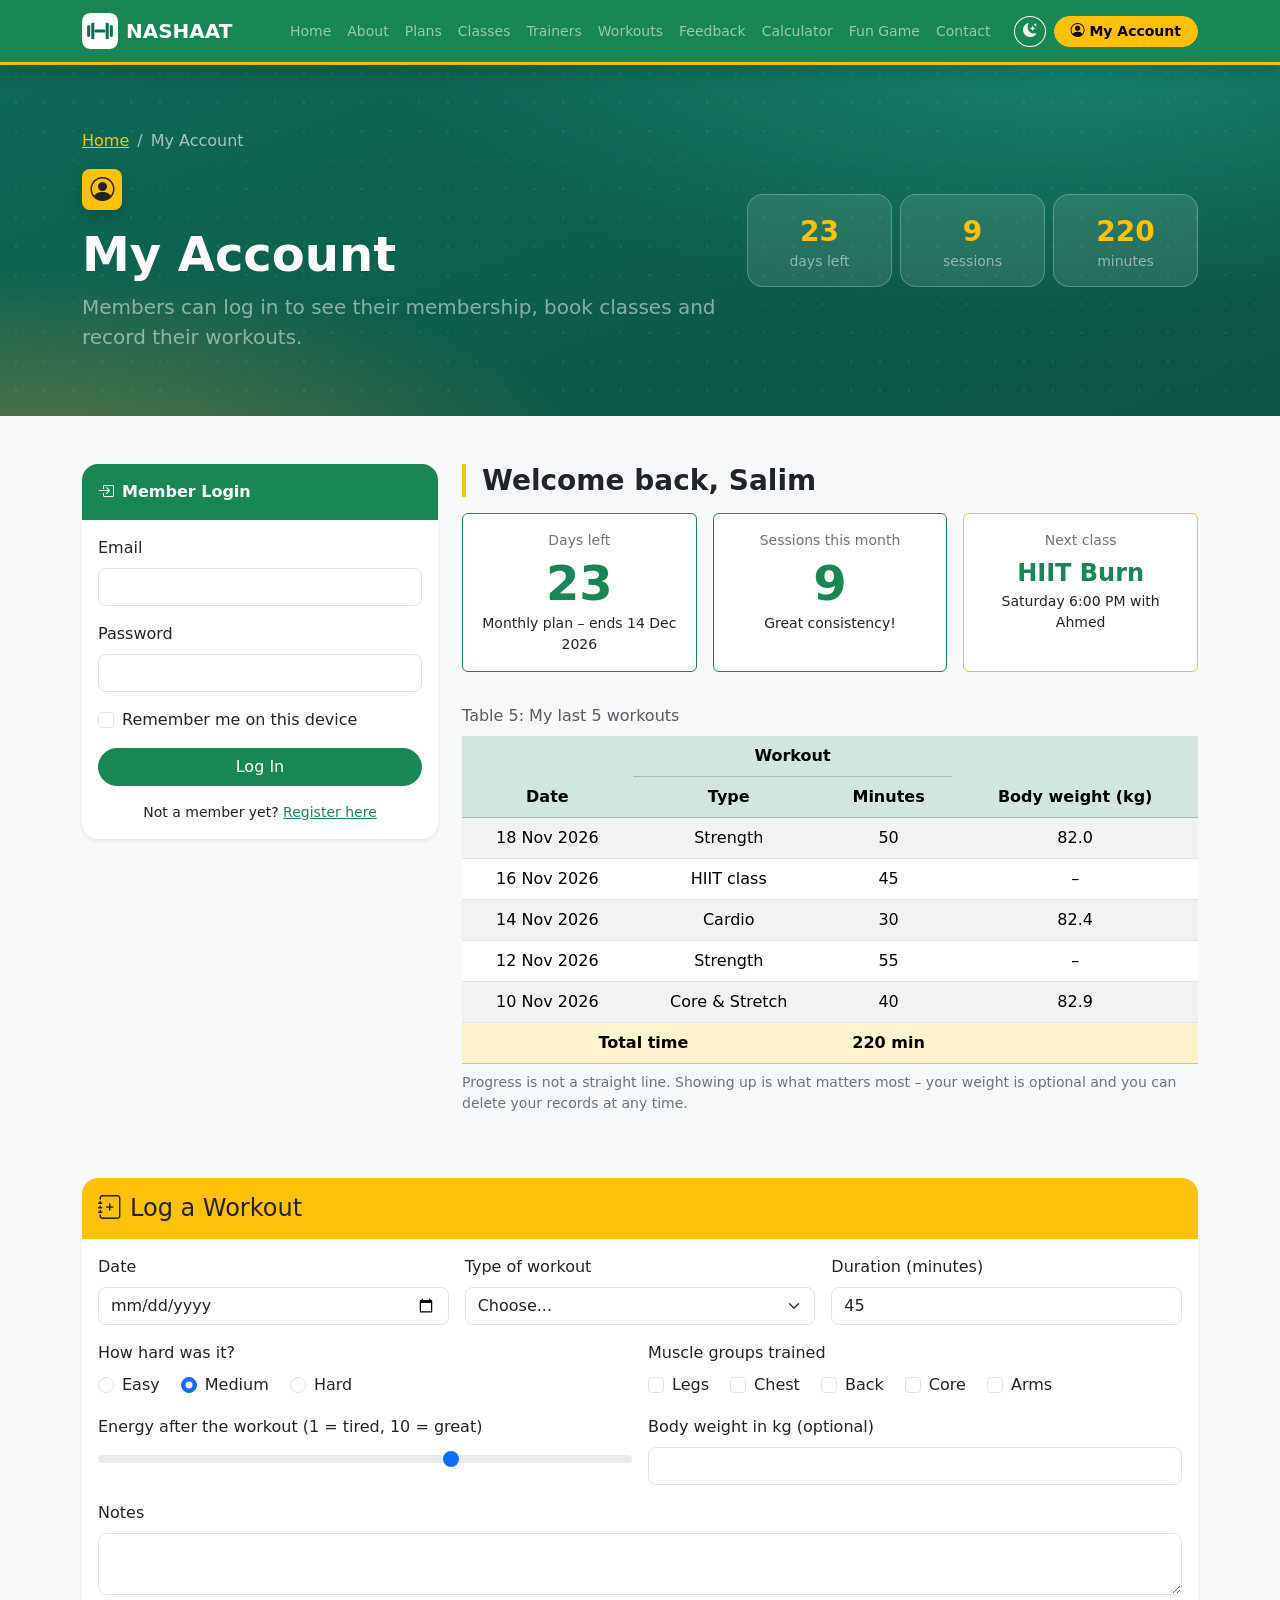
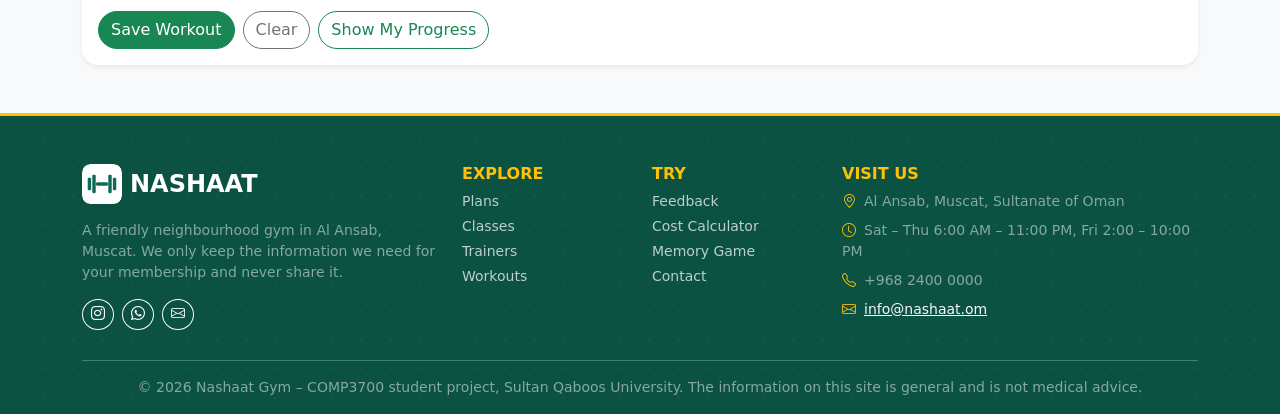
<file: dashboard.html>
<!DOCTYPE html>
<!-- Nashaat Gym - COMP3700 Project Part III
     Page: dashboard.html - login form, member summary, workout history, log workout form and progress pop-up
     Styling: Bootstrap 5.3 only (no CSS file, no style tags, no inline styles). -->
<html lang="en">
<head>
    <meta charset="utf-8" />
    <meta name="viewport" content="width=device-width, initial-scale=1.0" />
    <meta name="description" content="Nashaat member area: log in, see your membership, log your workouts and see your progress." />
    <meta name="keywords" content="gym, fitness, Oman, Muscat, Al Ansab, classes, Nashaat" />
    <meta name="author" content="Sulaiman Nasser, Hazza Albadi, Yazn Alhajri" />
    <title>My Account | Nashaat Gym</title>
    <link rel="icon" type="image/svg+xml" href="images/logo.svg" />

    <!-- Bootstrap (a local copy, so the website also works without internet) -->
    <link rel="stylesheet" href="bootstrap/css/bootstrap.min.css" />
    <!-- Bootstrap Icons (the small pictures like <i class="bi bi-clock"></i>) -->
    <link rel="stylesheet" href="bootstrap/icons/bootstrap-icons.min.css" />

    <!-- dark / light mode: use the visitor's last choice before the page is drawn
         (Bootstrap 5.3 changes all its colours when <html> has data-bs-theme="dark") -->
    <script>
        try {
            if (localStorage.getItem("nashaatTheme") == "dark") {
                document.documentElement.setAttribute("data-bs-theme", "dark");
            }
        } catch (error) { /* storage blocked: stay in light mode */ }
    </script>
</head>

<!-- d-flex flex-column min-vh-100 keeps the footer at the bottom on short pages -->
<body class="d-flex flex-column min-vh-100 bg-body-tertiary">

    <!-- for keyboard users: press Tab once and this link appears -->
    <a class="visually-hidden-focusable btn btn-warning position-absolute top-0 start-0 m-2 z-3" href="#content">Skip to main content</a>

    <!-- ===== NAVIGATION BAR (same on all pages) =====
         navbar-expand-xl: full menu on big screens, a "hamburger" button on small screens -->
    <nav class="navbar navbar-expand-xl bg-success sticky-top border-bottom border-warning border-3 shadow" data-bs-theme="dark">
        <div class="container">
            <a class="navbar-brand d-flex align-items-center gap-2" href="index.html">
                <img src="images/logo.svg" alt="Nashaat logo" width="36" height="36" class="rounded-3" />
                <span class="fw-bold">NASHAAT</span>
            </a>
            <!-- this button only shows on small screens and slides the menu in from the right -->
            <button class="navbar-toggler border-0" type="button" data-bs-toggle="offcanvas" data-bs-target="#mainMenu"
                    aria-controls="mainMenu" aria-label="Open the menu">
                <span class="navbar-toggler-icon"></span>
            </button>
            <!-- Bootstrap OFFCANVAS: a side menu on phones, a normal menu bar on big screens -->
            <div class="offcanvas offcanvas-end text-bg-success" tabindex="-1" id="mainMenu" aria-labelledby="mainMenuLabel">
                <div class="offcanvas-header border-bottom border-light border-opacity-25">
                    <h2 class="offcanvas-title h5 d-flex align-items-center gap-2 mb-0" id="mainMenuLabel">
                        <img src="images/logo.svg" alt="" width="32" height="32" class="rounded-3" /> NASHAAT
                    </h2>
                    <button type="button" class="btn-close btn-close-white" data-bs-dismiss="offcanvas" aria-label="Close"></button>
                </div>
                <div class="offcanvas-body align-items-xl-center">
                    <ul class="navbar-nav ms-auto small fw-medium">
                        <li class="nav-item"><a class="nav-link text-nowrap px-xl-2" href="index.html"><i class="bi bi-house me-2 d-xl-none"></i>Home</a></li>
                        <li class="nav-item"><a class="nav-link text-nowrap px-xl-2" href="about.html"><i class="bi bi-info-circle me-2 d-xl-none"></i>About</a></li>
                        <li class="nav-item"><a class="nav-link text-nowrap px-xl-2" href="plans.html"><i class="bi bi-tags me-2 d-xl-none"></i>Plans</a></li>
                        <li class="nav-item"><a class="nav-link text-nowrap px-xl-2" href="classes.html"><i class="bi bi-calendar-week me-2 d-xl-none"></i>Classes</a></li>
                        <li class="nav-item"><a class="nav-link text-nowrap px-xl-2" href="trainers.html"><i class="bi bi-people me-2 d-xl-none"></i>Trainers</a></li>
                        <li class="nav-item"><a class="nav-link text-nowrap px-xl-2" href="workout.html"><i class="bi bi-lightning-charge me-2 d-xl-none"></i>Workouts</a></li>
                        <li class="nav-item"><a class="nav-link text-nowrap px-xl-2" href="questionnaire.html"><i class="bi bi-chat-heart me-2 d-xl-none"></i>Feedback</a></li>
                        <li class="nav-item"><a class="nav-link text-nowrap px-xl-2" href="calculator.html"><i class="bi bi-calculator me-2 d-xl-none"></i>Calculator</a></li>
                        <li class="nav-item"><a class="nav-link text-nowrap px-xl-2" href="funpage.html"><i class="bi bi-controller me-2 d-xl-none"></i>Fun Game</a></li>
                        <li class="nav-item"><a class="nav-link text-nowrap px-xl-2" href="contact.html"><i class="bi bi-envelope me-2 d-xl-none"></i>Contact</a></li>
                    </ul>
                    <div class="d-flex align-items-center gap-2 ms-xl-3 mt-3 mt-xl-0">
                        <!-- dark / light mode button (js/effects.js) -->
                        <button type="button" id="themeToggle" class="btn btn-sm btn-outline-light rounded-circle"
                                aria-label="Switch between dark and light mode" title="Dark / light mode">
                            <i class="bi bi-moon-stars-fill"></i>
                        </button>
                        <a class="btn btn-warning btn-sm rounded-pill px-3 fw-semibold text-nowrap" href="dashboard.html">
                            <i class="bi bi-person-circle me-1"></i>My Account</a>
                    </div>
                </div>
            </div>
        </div>
    </nav>

    <!-- ===== PAGE TITLE (dark band with a pattern picture behind the text + 3 quick facts) ===== -->
    <header class="position-relative overflow-hidden bg-success text-white" data-bs-theme="dark">
        <img src="images/pattern.svg" alt="" class="position-absolute top-0 start-0 w-100 h-100 object-fit-cover" />
        <div class="container position-relative py-5">
            <div class="row g-4 align-items-center py-lg-3">
                <div class="col-lg-7" data-enter="data-enter">
                    <nav aria-label="breadcrumb">
                        <ol class="breadcrumb small mb-3">
                            <li class="breadcrumb-item"><a class="link-warning" href="index.html">Home</a></li>
                            <li class="breadcrumb-item active" aria-current="page">My Account</li>
                        </ol>
                    </nav>
                    <span class="d-inline-flex bg-warning text-dark rounded-3 p-2 fs-4 lh-1 mb-3 shadow"><i class="bi bi-person-circle"></i></span>
                    <h1 class="display-5 fw-bold mb-2">My Account</h1>
                    <p class="lead text-white-50 mb-0">Members can log in to see their membership, book classes and record their workouts.</p>
                </div>
                <div class="col-lg-5">
                    <div class="row g-2 text-center" data-enter="data-enter">
                        <div class="col-4">
                            <div class="bg-white bg-opacity-10 border border-light border-opacity-25 rounded-4 py-3 px-2 h-100">
                                <p class="fs-3 fw-bold text-warning mb-0"><span data-count="23">23</span></p>
                                <p class="small text-white-50 mb-0 lh-sm">days left</p>
                            </div>
                        </div>
                        <div class="col-4">
                            <div class="bg-white bg-opacity-10 border border-light border-opacity-25 rounded-4 py-3 px-2 h-100">
                                <p class="fs-3 fw-bold text-warning mb-0"><span data-count="9">9</span></p>
                                <p class="small text-white-50 mb-0 lh-sm">sessions</p>
                            </div>
                        </div>
                        <div class="col-4">
                            <div class="bg-white bg-opacity-10 border border-light border-opacity-25 rounded-4 py-3 px-2 h-100">
                                <p class="fs-3 fw-bold text-warning mb-0"><span data-count="220">220</span></p>
                                <p class="small text-white-50 mb-0 lh-sm">minutes</p>
                            </div>
                        </div>
                    </div>
                </div>
            </div>
        </div>
    </header>

    <!-- ===== MAIN CONTENT ===== -->
    <main id="content" class="container py-5">
        <div class="row g-4 mb-5">
            <!-- ===== LOGIN FORM ===== -->
            <div class="col-lg-4">
                <form class="card border-0 shadow-sm rounded-4 overflow-hidden needs-validation" novalidate="novalidate" action="https://httpbin.org/get" method="get">
                    <div class="card-header bg-success text-white py-3 border-0 fw-semibold"><i class="bi bi-box-arrow-in-right me-2"></i>Member Login</div>
                    <div class="card-body">
                        <div class="mb-3">
                            <label for="lEmail" class="form-label">Email</label>
                            <input type="email" class="form-control rounded-3" id="lEmail" name="email" required="required" />
                            <div class="invalid-feedback">Please write your email.</div>
                        </div>
                        <div class="mb-3">
                            <label for="lPass" class="form-label">Password</label>
                            <input type="password" class="form-control rounded-3" id="lPass" name="password" required="required" minlength="8" />
                            <div class="invalid-feedback">At least 8 characters.</div>
                        </div>
                        <div class="form-check mb-3">
                            <input class="form-check-input" type="checkbox" name="remember_me" value="yes" id="lRemember" />
                            <label class="form-check-label" for="lRemember">Remember me on this device</label>
                        </div>
                        <input type="hidden" name="form_name" value="login" />
                        <button class="btn rounded-pill btn-success w-100" type="submit">Log In</button>
                        <p class="small text-center mt-3 mb-0">Not a member yet? <a class="link-success" href="plans.html#join">Register here</a></p>
                    </div>
                </form>
            </div>

            <!-- ===== MEMBER SUMMARY (example member) ===== -->
            <div class="col-lg-8">
                <h2 class="h3 fw-bold border-start border-warning border-4 ps-3 mb-3">Welcome back, Salim</h2>
                <div class="row g-3 text-center">
                    <div class="col-sm-4">
                        <div class="card h-100 border-success">
                            <div class="card-body">
                                <p class="text-secondary small mb-1">Days left</p>
                                <p class="display-5 fw-bold text-success mb-0">23</p>
                                <p class="small mb-0">Monthly plan &ndash; ends 14 Dec 2026</p>
                            </div>
                        </div>
                    </div>
                    <div class="col-sm-4">
                        <div class="card h-100 border-success">
                            <div class="card-body">
                                <p class="text-secondary small mb-1">Sessions this month</p>
                                <p class="display-5 fw-bold text-success mb-0">9</p>
                                <p class="small mb-0">Great consistency!</p>
                            </div>
                        </div>
                    </div>
                    <div class="col-sm-4">
                        <div class="card h-100 border-warning">
                            <div class="card-body">
                                <p class="text-secondary small mb-1">Next class</p>
                                <p class="fs-4 fw-bold text-success mb-0">HIIT Burn</p>
                                <p class="small mb-0">Saturday 6:00 PM with Ahmed</p>
                            </div>
                        </div>
                    </div>
                </div>

                <!-- ===== TABLE 5: WORKOUT HISTORY ===== -->
                <div class="table-responsive mt-4">
                    <table class="table table-striped align-middle text-center caption-top mb-0">
                        <caption>Table 5: My last 5 workouts</caption>
                        <thead class="table-success">
                            <tr>
                                <th rowspan="2">Date</th>
                                <th colspan="2">Workout</th>
                                <th rowspan="2">Body weight (kg)</th>
                            </tr>
                            <tr><th>Type</th><th>Minutes</th></tr>
                        </thead>
                        <tbody>
                            <tr><td>18 Nov 2026</td><td>Strength</td><td>50</td><td>82.0</td></tr>
                            <tr><td>16 Nov 2026</td><td>HIIT class</td><td>45</td><td>&ndash;</td></tr>
                            <tr><td>14 Nov 2026</td><td>Cardio</td><td>30</td><td>82.4</td></tr>
                            <tr><td>12 Nov 2026</td><td>Strength</td><td>55</td><td>&ndash;</td></tr>
                            <tr><td>10 Nov 2026</td><td>Core &amp; Stretch</td><td>40</td><td>82.9</td></tr>
                        </tbody>
                        <tfoot class="table-warning fw-semibold">
                            <tr><td colspan="2">Total time</td><td>220 min</td><td></td></tr>
                        </tfoot>
                    </table>
                </div>
                <p class="small text-secondary mt-2">Progress is not a straight line. Showing up is what matters most &ndash;
                your weight is optional and you can delete your records at any time.</p>
            </div>
        </div>

        <!-- ===== LOG A WORKOUT ===== -->
        <form class="card border-0 shadow-sm rounded-4 overflow-hidden needs-validation" novalidate="novalidate" action="https://httpbin.org/get" method="get">
            <div class="card-header bg-warning py-3 border-0"><h2 class="h4 mb-0"><i class="bi bi-journal-plus me-2"></i>Log a Workout</h2></div>
            <div class="card-body">
                <div class="row g-3">
                    <div class="col-md-4">
                        <label for="wDate" class="form-label">Date</label>
                        <input type="date" class="form-control rounded-3" id="wDate" name="workout_date" required="required" />
                        <div class="invalid-feedback">Please choose the date.</div>
                    </div>
                    <div class="col-md-4">
                        <label for="wType" class="form-label">Type of workout</label>
                        <select class="form-select rounded-3" id="wType" name="workout_type" required="required">
                            <option value="">Choose...</option>
                            <option value="strength">Strength</option>
                            <option value="cardio">Cardio</option>
                            <option value="class">Group class</option>
                            <option value="stretch">Stretching</option>
                        </select>
                        <div class="invalid-feedback">Please choose a type.</div>
                    </div>
                    <div class="col-md-4">
                        <label for="wMin" class="form-label">Duration (minutes)</label>
                        <input type="number" class="form-control rounded-3" id="wMin" name="duration_minutes" min="5" max="300" value="45" required="required" />
                        <div class="invalid-feedback">5 to 300 minutes.</div>
                    </div>
                    <div class="col-md-6">
                        <span class="form-label d-block">How hard was it?</span>
                        <div class="form-check form-check-inline">
                            <input class="form-check-input" type="radio" name="intensity" value="easy" id="iEasy" />
                            <label class="form-check-label" for="iEasy">Easy</label>
                        </div>
                        <div class="form-check form-check-inline">
                            <input class="form-check-input" type="radio" name="intensity" value="medium" id="iMedium" checked="checked" />
                            <label class="form-check-label" for="iMedium">Medium</label>
                        </div>
                        <div class="form-check form-check-inline">
                            <input class="form-check-input" type="radio" name="intensity" value="hard" id="iHard" />
                            <label class="form-check-label" for="iHard">Hard</label>
                        </div>
                    </div>
                    <div class="col-md-6">
                        <span class="form-label d-block">Muscle groups trained</span>
                                <div class="form-check form-check-inline">
                                    <input class="form-check-input" type="checkbox" name="muscles" value="legs" id="mlegs" />
                                    <label class="form-check-label" for="mlegs">Legs</label>
                                </div>
                                <div class="form-check form-check-inline">
                                    <input class="form-check-input" type="checkbox" name="muscles" value="chest" id="mchest" />
                                    <label class="form-check-label" for="mchest">Chest</label>
                                </div>
                                <div class="form-check form-check-inline">
                                    <input class="form-check-input" type="checkbox" name="muscles" value="back" id="mback" />
                                    <label class="form-check-label" for="mback">Back</label>
                                </div>
                                <div class="form-check form-check-inline">
                                    <input class="form-check-input" type="checkbox" name="muscles" value="core" id="mcore" />
                                    <label class="form-check-label" for="mcore">Core</label>
                                </div>
                                <div class="form-check form-check-inline">
                                    <input class="form-check-input" type="checkbox" name="muscles" value="arms" id="marms" />
                                    <label class="form-check-label" for="marms">Arms</label>
                                </div>
                    </div>
                    <div class="col-md-6">
                        <label for="wEnergy" class="form-label">Energy after the workout (1 = tired, 10 = great)</label>
                        <input type="range" class="form-range" id="wEnergy" name="energy" min="1" max="10" value="7" />
                    </div>
                    <div class="col-md-6">
                        <label for="wWeight" class="form-label">Body weight in kg (optional)</label>
                        <input type="number" class="form-control rounded-3" id="wWeight" name="body_weight" min="30" max="250" step="0.1" />
                        <div class="invalid-feedback">30 to 250 kg.</div>
                    </div>
                    <div class="col-12">
                        <label for="wNotes" class="form-label">Notes</label>
                        <textarea class="form-control rounded-3" id="wNotes" name="notes" rows="2"></textarea>
                    </div>
                </div>
                <input type="hidden" name="member_id" value="NSH-1024" />
                <input type="hidden" name="form_name" value="workout_log" />
                <div class="d-flex flex-wrap gap-2 mt-3">
                    <button class="btn rounded-pill btn-success" type="submit">Save Workout</button>
                    <button class="btn rounded-pill btn-outline-secondary" type="reset">Clear</button>
                    <!-- opens the Bootstrap modal below (no extra JavaScript needed) -->
                    <button class="btn rounded-pill btn-outline-success" type="button" data-bs-toggle="modal" data-bs-target="#progressModal">Show My Progress</button>
                </div>
            </div>
        </form>

        <!-- ===== Bootstrap MODAL: my progress this month ===== -->
        <div class="modal fade" id="progressModal" tabindex="-1" aria-labelledby="progressTitle" aria-hidden="true">
            <div class="modal-dialog modal-dialog-centered">
                <div class="modal-content">
                    <div class="modal-header bg-success text-white border-bottom border-warning border-3">
                        <h2 class="modal-title h5" id="progressTitle">My Progress &ndash; November</h2>
                        <button type="button" class="btn-close btn-close-white" data-bs-dismiss="modal" aria-label="Close"></button>
                    </div>
                    <div class="modal-body">
                        <p class="mb-1 small d-flex justify-content-between"><span>Sessions (goal 12)</span><span class="fw-semibold">9 / 12</span></p>
                        <div class="progress mb-3" role="progressbar" aria-label="Sessions (goal 12)">
                            <div class="progress-bar progress-bar-striped progress-bar-animated bg-success w-75"></div>
                        </div>
                        <p class="mb-1 small d-flex justify-content-between"><span>Minutes (goal 450)</span><span class="fw-semibold">220 / 450</span></p>
                        <div class="progress mb-3" role="progressbar" aria-label="Minutes (goal 450)">
                            <div class="progress-bar progress-bar-striped progress-bar-animated bg-warning w-50"></div>
                        </div>
                        <p class="mb-1 small d-flex justify-content-between"><span>Classes attended (goal 4)</span><span class="fw-semibold">1 / 4</span></p>
                        <div class="progress mb-3" role="progressbar" aria-label="Classes attended (goal 4)">
                            <div class="progress-bar progress-bar-striped progress-bar-animated bg-info w-25"></div>
                        </div>
                        <p class="small text-secondary mb-0">Keep going &ndash; 3 more sessions to reach your goal!</p>
                    </div>
                    <div class="modal-footer">
                        <button type="button" class="btn rounded-pill btn-success" data-bs-dismiss="modal">Close</button>
                    </div>
                </div>
            </div>
        </div>
    </main>

    <!-- ===== FOOTER (same on all pages) ===== -->
    <!-- the footer.svg picture gives the footer our dark teal colour (#0B5242) -->
    <footer class="position-relative overflow-hidden bg-success text-light mt-auto pt-5 border-top border-warning border-3" data-bs-theme="dark">
        <img src="images/footer.svg" alt="" class="position-absolute top-0 start-0 w-100 h-100 object-fit-cover" />
        <div class="container position-relative">
            <div class="row g-4">
                <div class="col-lg-4">
                    <a class="d-flex align-items-center gap-2 text-decoration-none text-white mb-3" href="index.html">
                        <img src="images/logo.svg" alt="" width="40" height="40" class="rounded-3" />
                        <span class="fs-4 fw-bold">NASHAAT</span>
                    </a>
                    <p class="text-white-50 small">A friendly neighbourhood gym in Al Ansab, Muscat.
                    We only keep the information we need for your membership and never share it.</p>
                    <div class="d-flex gap-2">
                        <a class="btn btn-outline-light btn-sm rounded-circle" href="#" aria-label="Instagram" data-bs-toggle="tooltip" data-bs-title="Instagram"><i class="bi bi-instagram"></i></a>
                        <a class="btn btn-outline-light btn-sm rounded-circle" href="#" aria-label="WhatsApp" data-bs-toggle="tooltip" data-bs-title="WhatsApp"><i class="bi bi-whatsapp"></i></a>
                        <a class="btn btn-outline-light btn-sm rounded-circle" href="mailto:info@nashaat.om" aria-label="Email" data-bs-toggle="tooltip" data-bs-title="Email"><i class="bi bi-envelope"></i></a>
                    </div>
                </div>
                <div class="col-6 col-lg-2">
                    <h2 class="h6 text-warning text-uppercase fw-bold">Explore</h2>
                    <ul class="list-unstyled small d-grid gap-1">
                        <li><a class="link-light link-opacity-75 link-underline-opacity-0" href="plans.html">Plans</a></li>
                        <li><a class="link-light link-opacity-75 link-underline-opacity-0" href="classes.html">Classes</a></li>
                        <li><a class="link-light link-opacity-75 link-underline-opacity-0" href="trainers.html">Trainers</a></li>
                        <li><a class="link-light link-opacity-75 link-underline-opacity-0" href="workout.html">Workouts</a></li>
                    </ul>
                </div>
                <div class="col-6 col-lg-2">
                    <h2 class="h6 text-warning text-uppercase fw-bold">Try</h2>
                    <ul class="list-unstyled small d-grid gap-1">
                        <li><a class="link-light link-opacity-75 link-underline-opacity-0" href="questionnaire.html">Feedback</a></li>
                        <li><a class="link-light link-opacity-75 link-underline-opacity-0" href="calculator.html">Cost Calculator</a></li>
                        <li><a class="link-light link-opacity-75 link-underline-opacity-0" href="funpage.html">Memory Game</a></li>
                        <li><a class="link-light link-opacity-75 link-underline-opacity-0" href="contact.html">Contact</a></li>
                    </ul>
                </div>
                <div class="col-lg-4">
                    <h2 class="h6 text-warning text-uppercase fw-bold">Visit us</h2>
                    <ul class="list-unstyled small text-white-50 d-grid gap-2">
                        <li><i class="bi bi-geo-alt text-warning me-2"></i>Al Ansab, Muscat, Sultanate of Oman</li>
                        <li><i class="bi bi-clock text-warning me-2"></i>Sat &ndash; Thu 6:00 AM &ndash; 11:00 PM, Fri 2:00 &ndash; 10:00 PM</li>
                        <li><i class="bi bi-telephone text-warning me-2"></i>+968 2400 0000</li>
                        <li><i class="bi bi-envelope text-warning me-2"></i><a class="link-light" href="mailto:info@nashaat.om">info@nashaat.om</a></li>
                    </ul>
                </div>
            </div>
            <p class="text-center small text-white-50 border-top border-light border-opacity-25 pt-3 mt-4 mb-0 pb-3">
                &copy; 2026 Nashaat Gym &ndash; COMP3700 student project, Sultan Qaboos University.
                The information on this site is general and is not medical advice.
            </p>
        </div>
    </footer>

    <!-- back to top button (shown by js/effects.js after scrolling down) -->
    <button type="button" id="toTop" class="btn btn-warning rounded-circle shadow position-fixed bottom-0 end-0 m-4 z-3 d-none" aria-label="Back to top">
        <i class="bi bi-arrow-up fs-5"></i>
    </button>

    <!-- Bootstrap JavaScript (needed for the menu button, carousel, modal, accordion ...) -->
    <script src="bootstrap/js/bootstrap.bundle.min.js"></script>
    <!-- our animations (page entrance, scroll reveal, counting numbers ...) -->
    <script src="js/effects.js"></script>
    <script src="js/validation.js"></script>
</body>
</html>
</file>
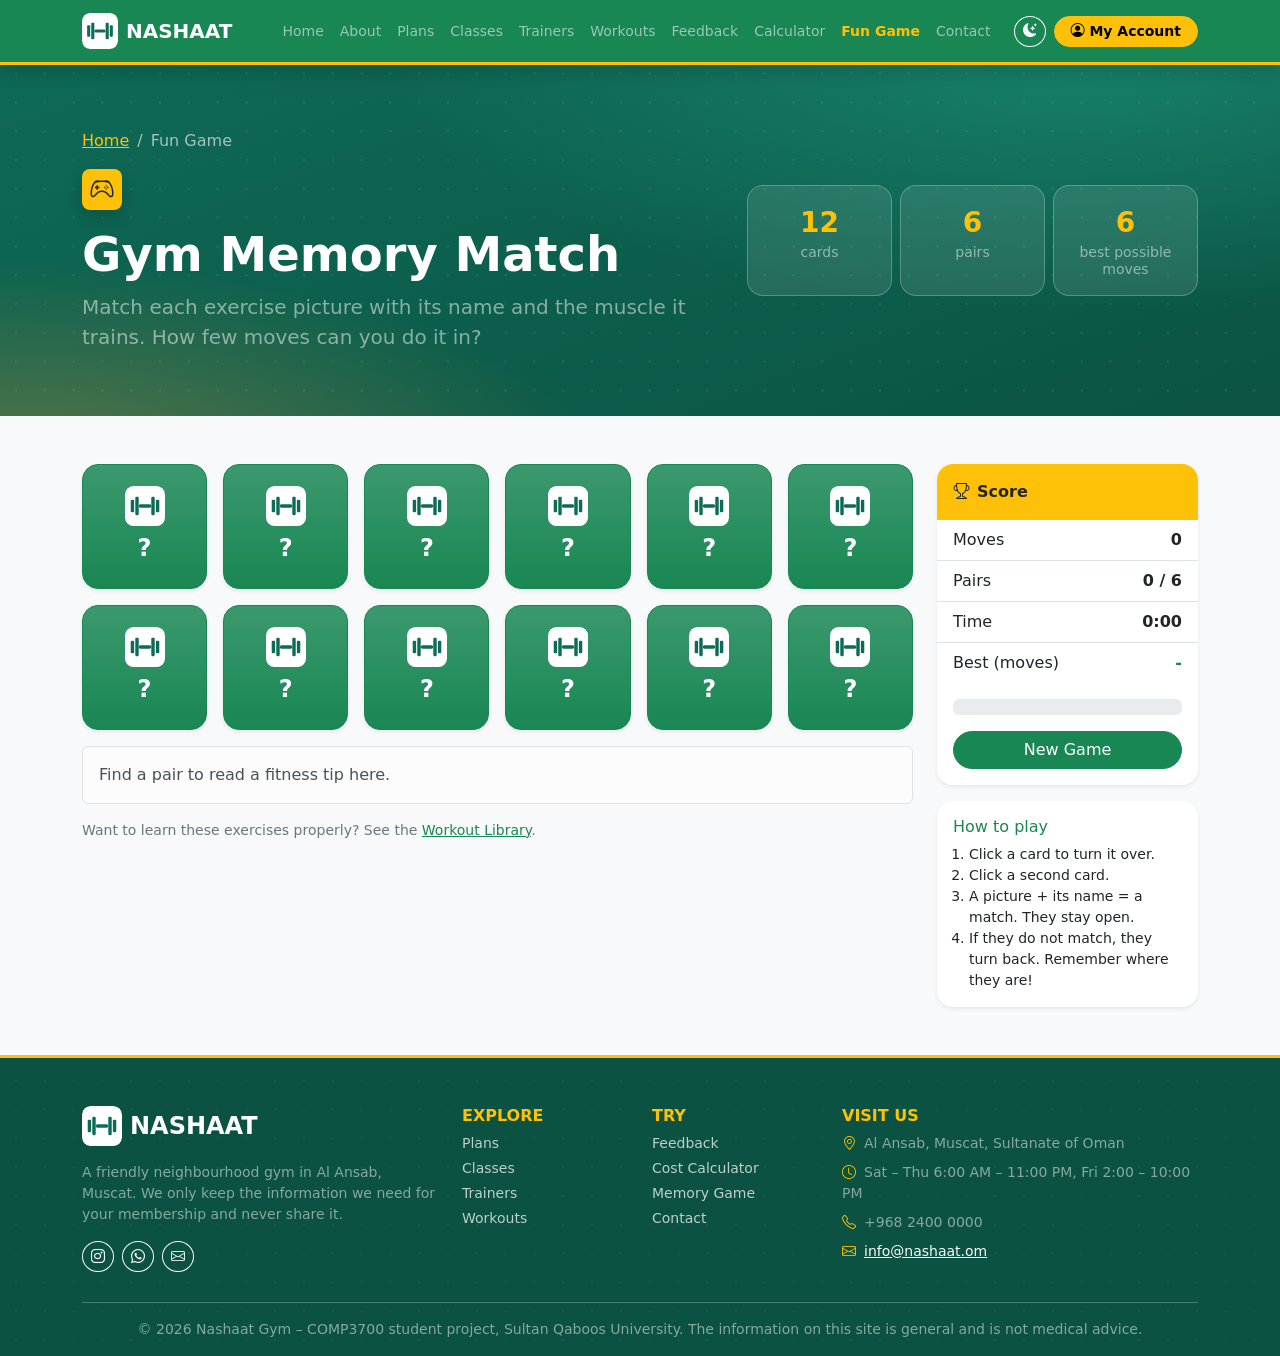
<file: funpage.html>
<!DOCTYPE html>
<!-- Nashaat Gym - COMP3700 Project Part III
     Page: funpage.html - Memory game made with dynamic HTML (js/funpage.js)
     Styling: Bootstrap 5.3 only (no CSS file, no style tags, no inline styles). -->
<html lang="en">
<head>
    <meta charset="utf-8" />
    <meta name="viewport" content="width=device-width, initial-scale=1.0" />
    <meta name="description" content="Gym Memory Match: a fun game to learn exercises and the muscles they train." />
    <meta name="keywords" content="gym, fitness, Oman, Muscat, Al Ansab, classes, Nashaat" />
    <meta name="author" content="Sulaiman Nasser, Hazza Albadi, Yazn Alhajri" />
    <title>Fun Game | Nashaat Gym</title>
    <link rel="icon" type="image/svg+xml" href="images/logo.svg" />

    <!-- Bootstrap (a local copy, so the website also works without internet) -->
    <link rel="stylesheet" href="bootstrap/css/bootstrap.min.css" />
    <!-- Bootstrap Icons (the small pictures like <i class="bi bi-clock"></i>) -->
    <link rel="stylesheet" href="bootstrap/icons/bootstrap-icons.min.css" />

    <!-- dark / light mode: use the visitor's last choice before the page is drawn
         (Bootstrap 5.3 changes all its colours when <html> has data-bs-theme="dark") -->
    <script>
        try {
            if (localStorage.getItem("nashaatTheme") == "dark") {
                document.documentElement.setAttribute("data-bs-theme", "dark");
            }
        } catch (error) { /* storage blocked: stay in light mode */ }
    </script>
</head>

<!-- d-flex flex-column min-vh-100 keeps the footer at the bottom on short pages -->
<body class="d-flex flex-column min-vh-100 bg-body-tertiary">

    <!-- for keyboard users: press Tab once and this link appears -->
    <a class="visually-hidden-focusable btn btn-warning position-absolute top-0 start-0 m-2 z-3" href="#content">Skip to main content</a>

    <!-- ===== NAVIGATION BAR (same on all pages) =====
         navbar-expand-xl: full menu on big screens, a "hamburger" button on small screens -->
    <nav class="navbar navbar-expand-xl bg-success sticky-top border-bottom border-warning border-3 shadow" data-bs-theme="dark">
        <div class="container">
            <a class="navbar-brand d-flex align-items-center gap-2" href="index.html">
                <img src="images/logo.svg" alt="Nashaat logo" width="36" height="36" class="rounded-3" />
                <span class="fw-bold">NASHAAT</span>
            </a>
            <!-- this button only shows on small screens and slides the menu in from the right -->
            <button class="navbar-toggler border-0" type="button" data-bs-toggle="offcanvas" data-bs-target="#mainMenu"
                    aria-controls="mainMenu" aria-label="Open the menu">
                <span class="navbar-toggler-icon"></span>
            </button>
            <!-- Bootstrap OFFCANVAS: a side menu on phones, a normal menu bar on big screens -->
            <div class="offcanvas offcanvas-end text-bg-success" tabindex="-1" id="mainMenu" aria-labelledby="mainMenuLabel">
                <div class="offcanvas-header border-bottom border-light border-opacity-25">
                    <h2 class="offcanvas-title h5 d-flex align-items-center gap-2 mb-0" id="mainMenuLabel">
                        <img src="images/logo.svg" alt="" width="32" height="32" class="rounded-3" /> NASHAAT
                    </h2>
                    <button type="button" class="btn-close btn-close-white" data-bs-dismiss="offcanvas" aria-label="Close"></button>
                </div>
                <div class="offcanvas-body align-items-xl-center">
                    <ul class="navbar-nav ms-auto small fw-medium">
                        <li class="nav-item"><a class="nav-link text-nowrap px-xl-2" href="index.html"><i class="bi bi-house me-2 d-xl-none"></i>Home</a></li>
                        <li class="nav-item"><a class="nav-link text-nowrap px-xl-2" href="about.html"><i class="bi bi-info-circle me-2 d-xl-none"></i>About</a></li>
                        <li class="nav-item"><a class="nav-link text-nowrap px-xl-2" href="plans.html"><i class="bi bi-tags me-2 d-xl-none"></i>Plans</a></li>
                        <li class="nav-item"><a class="nav-link text-nowrap px-xl-2" href="classes.html"><i class="bi bi-calendar-week me-2 d-xl-none"></i>Classes</a></li>
                        <li class="nav-item"><a class="nav-link text-nowrap px-xl-2" href="trainers.html"><i class="bi bi-people me-2 d-xl-none"></i>Trainers</a></li>
                        <li class="nav-item"><a class="nav-link text-nowrap px-xl-2" href="workout.html"><i class="bi bi-lightning-charge me-2 d-xl-none"></i>Workouts</a></li>
                        <li class="nav-item"><a class="nav-link text-nowrap px-xl-2" href="questionnaire.html"><i class="bi bi-chat-heart me-2 d-xl-none"></i>Feedback</a></li>
                        <li class="nav-item"><a class="nav-link text-nowrap px-xl-2" href="calculator.html"><i class="bi bi-calculator me-2 d-xl-none"></i>Calculator</a></li>
                        <li class="nav-item"><a class="nav-link active fw-semibold text-warning text-nowrap px-xl-2" aria-current="page" href="funpage.html"><i class="bi bi-controller me-2 d-xl-none"></i>Fun Game</a></li>
                        <li class="nav-item"><a class="nav-link text-nowrap px-xl-2" href="contact.html"><i class="bi bi-envelope me-2 d-xl-none"></i>Contact</a></li>
                    </ul>
                    <div class="d-flex align-items-center gap-2 ms-xl-3 mt-3 mt-xl-0">
                        <!-- dark / light mode button (js/effects.js) -->
                        <button type="button" id="themeToggle" class="btn btn-sm btn-outline-light rounded-circle"
                                aria-label="Switch between dark and light mode" title="Dark / light mode">
                            <i class="bi bi-moon-stars-fill"></i>
                        </button>
                        <a class="btn btn-warning btn-sm rounded-pill px-3 fw-semibold text-nowrap" href="dashboard.html">
                            <i class="bi bi-person-circle me-1"></i>My Account</a>
                    </div>
                </div>
            </div>
        </div>
    </nav>

    <!-- ===== PAGE TITLE (dark band with a pattern picture behind the text + 3 quick facts) ===== -->
    <header class="position-relative overflow-hidden bg-success text-white" data-bs-theme="dark">
        <img src="images/pattern.svg" alt="" class="position-absolute top-0 start-0 w-100 h-100 object-fit-cover" />
        <div class="container position-relative py-5">
            <div class="row g-4 align-items-center py-lg-3">
                <div class="col-lg-7" data-enter="data-enter">
                    <nav aria-label="breadcrumb">
                        <ol class="breadcrumb small mb-3">
                            <li class="breadcrumb-item"><a class="link-warning" href="index.html">Home</a></li>
                            <li class="breadcrumb-item active" aria-current="page">Fun Game</li>
                        </ol>
                    </nav>
                    <span class="d-inline-flex bg-warning text-dark rounded-3 p-2 fs-4 lh-1 mb-3 shadow"><i class="bi bi-controller"></i></span>
                    <h1 class="display-5 fw-bold mb-2">Gym Memory Match</h1>
                    <p class="lead text-white-50 mb-0">Match each exercise picture with its name and the muscle it trains. How few moves can you do it in?</p>
                </div>
                <div class="col-lg-5">
                    <div class="row g-2 text-center" data-enter="data-enter">
                        <div class="col-4">
                            <div class="bg-white bg-opacity-10 border border-light border-opacity-25 rounded-4 py-3 px-2 h-100">
                                <p class="fs-3 fw-bold text-warning mb-0"><span data-count="12">12</span></p>
                                <p class="small text-white-50 mb-0 lh-sm">cards</p>
                            </div>
                        </div>
                        <div class="col-4">
                            <div class="bg-white bg-opacity-10 border border-light border-opacity-25 rounded-4 py-3 px-2 h-100">
                                <p class="fs-3 fw-bold text-warning mb-0"><span data-count="6">6</span></p>
                                <p class="small text-white-50 mb-0 lh-sm">pairs</p>
                            </div>
                        </div>
                        <div class="col-4">
                            <div class="bg-white bg-opacity-10 border border-light border-opacity-25 rounded-4 py-3 px-2 h-100">
                                <p class="fs-3 fw-bold text-warning mb-0"><span data-count="6">6</span></p>
                                <p class="small text-white-50 mb-0 lh-sm">best possible moves</p>
                            </div>
                        </div>
                    </div>
                </div>
            </div>
        </div>
    </header>

    <!-- ===== MAIN CONTENT ===== -->
    <main id="content" class="container py-5">
        <div class="row g-4">

            <!-- ===== LEFT: score and buttons ===== -->
            <div class="col-lg-3 order-lg-2">
                <div class="card border-0 shadow-sm rounded-4 overflow-hidden">
                    <div class="card-header bg-warning py-3 border-0 fw-semibold"><i class="bi bi-trophy me-2"></i>Score</div>
                    <ul class="list-group list-group-flush">
                        <li class="list-group-item d-flex justify-content-between">Moves <span class="fw-bold" id="moves">0</span></li>
                        <li class="list-group-item d-flex justify-content-between">Pairs <span class="fw-bold" id="pairs">0 / 6</span></li>
                        <li class="list-group-item d-flex justify-content-between">Time <span class="fw-bold" id="time">0:00</span></li>
                        <li class="list-group-item d-flex justify-content-between">Best (moves) <span class="fw-bold text-success" id="best">-</span></li>
                    </ul>
                    <div class="card-body">
                        <div class="progress mb-3" role="progressbar" id="progressBox" aria-label="Pairs found" aria-valuenow="0" aria-valuemin="0" aria-valuemax="100">
                            <div class="progress-bar progress-bar-striped progress-bar-animated bg-success" id="progressBar"></div>
                        </div>
                        <button type="button" class="btn rounded-pill btn-success w-100" id="newGameBtn">New Game</button>
                    </div>
                </div>

                <div class="card border-0 shadow-sm rounded-4 mt-3">
                    <div class="card-body small">
                        <h2 class="h6 text-success">How to play</h2>
                        <ol class="ps-3 mb-0">
                            <li>Click a card to turn it over.</li>
                            <li>Click a second card.</li>
                            <li>A picture + its name = a match. They stay open.</li>
                            <li>If they do not match, they turn back. Remember where they are!</li>
                        </ol>
                    </div>
                </div>
            </div>

            <!-- ===== RIGHT: the game board ===== -->
            <div class="col-lg-9 order-lg-1">

                <!-- the win message (hidden until all pairs are found) -->
                <div id="winBox" class="alert border-0 shadow-sm rounded-4 alert-warning d-flex flex-wrap align-items-center justify-content-between gap-2 d-none" role="alert">
                    <div><strong class="fs-5">Well done!</strong> <span id="winText"></span></div>
                    <button type="button" class="btn rounded-pill btn-success" id="playAgainBtn">Play again</button>
                </div>

                <!-- the 12 cards are created here by JavaScript -->
                <div class="row g-2 g-md-3" id="board"></div>

                <!-- a fitness tip after each match -->
                <div id="tipBox" class="alert border-0 shadow-sm rounded-4 alert-light border mt-3 mb-0">Find a pair to read a fitness tip here.</div>

                <p class="small text-secondary mt-3 mb-0">Want to learn these exercises properly? See the
                <a href="workout.html" class="link-success">Workout Library</a>.</p>
            </div>
        </div>
    </main>

    <!-- ===== FOOTER (same on all pages) ===== -->
    <!-- the footer.svg picture gives the footer our dark teal colour (#0B5242) -->
    <footer class="position-relative overflow-hidden bg-success text-light mt-auto pt-5 border-top border-warning border-3" data-bs-theme="dark">
        <img src="images/footer.svg" alt="" class="position-absolute top-0 start-0 w-100 h-100 object-fit-cover" />
        <div class="container position-relative">
            <div class="row g-4">
                <div class="col-lg-4">
                    <a class="d-flex align-items-center gap-2 text-decoration-none text-white mb-3" href="index.html">
                        <img src="images/logo.svg" alt="" width="40" height="40" class="rounded-3" />
                        <span class="fs-4 fw-bold">NASHAAT</span>
                    </a>
                    <p class="text-white-50 small">A friendly neighbourhood gym in Al Ansab, Muscat.
                    We only keep the information we need for your membership and never share it.</p>
                    <div class="d-flex gap-2">
                        <a class="btn btn-outline-light btn-sm rounded-circle" href="#" aria-label="Instagram" data-bs-toggle="tooltip" data-bs-title="Instagram"><i class="bi bi-instagram"></i></a>
                        <a class="btn btn-outline-light btn-sm rounded-circle" href="#" aria-label="WhatsApp" data-bs-toggle="tooltip" data-bs-title="WhatsApp"><i class="bi bi-whatsapp"></i></a>
                        <a class="btn btn-outline-light btn-sm rounded-circle" href="mailto:info@nashaat.om" aria-label="Email" data-bs-toggle="tooltip" data-bs-title="Email"><i class="bi bi-envelope"></i></a>
                    </div>
                </div>
                <div class="col-6 col-lg-2">
                    <h2 class="h6 text-warning text-uppercase fw-bold">Explore</h2>
                    <ul class="list-unstyled small d-grid gap-1">
                        <li><a class="link-light link-opacity-75 link-underline-opacity-0" href="plans.html">Plans</a></li>
                        <li><a class="link-light link-opacity-75 link-underline-opacity-0" href="classes.html">Classes</a></li>
                        <li><a class="link-light link-opacity-75 link-underline-opacity-0" href="trainers.html">Trainers</a></li>
                        <li><a class="link-light link-opacity-75 link-underline-opacity-0" href="workout.html">Workouts</a></li>
                    </ul>
                </div>
                <div class="col-6 col-lg-2">
                    <h2 class="h6 text-warning text-uppercase fw-bold">Try</h2>
                    <ul class="list-unstyled small d-grid gap-1">
                        <li><a class="link-light link-opacity-75 link-underline-opacity-0" href="questionnaire.html">Feedback</a></li>
                        <li><a class="link-light link-opacity-75 link-underline-opacity-0" href="calculator.html">Cost Calculator</a></li>
                        <li><a class="link-light link-opacity-75 link-underline-opacity-0" href="funpage.html">Memory Game</a></li>
                        <li><a class="link-light link-opacity-75 link-underline-opacity-0" href="contact.html">Contact</a></li>
                    </ul>
                </div>
                <div class="col-lg-4">
                    <h2 class="h6 text-warning text-uppercase fw-bold">Visit us</h2>
                    <ul class="list-unstyled small text-white-50 d-grid gap-2">
                        <li><i class="bi bi-geo-alt text-warning me-2"></i>Al Ansab, Muscat, Sultanate of Oman</li>
                        <li><i class="bi bi-clock text-warning me-2"></i>Sat &ndash; Thu 6:00 AM &ndash; 11:00 PM, Fri 2:00 &ndash; 10:00 PM</li>
                        <li><i class="bi bi-telephone text-warning me-2"></i>+968 2400 0000</li>
                        <li><i class="bi bi-envelope text-warning me-2"></i><a class="link-light" href="mailto:info@nashaat.om">info@nashaat.om</a></li>
                    </ul>
                </div>
            </div>
            <p class="text-center small text-white-50 border-top border-light border-opacity-25 pt-3 mt-4 mb-0 pb-3">
                &copy; 2026 Nashaat Gym &ndash; COMP3700 student project, Sultan Qaboos University.
                The information on this site is general and is not medical advice.
            </p>
        </div>
    </footer>

    <!-- back to top button (shown by js/effects.js after scrolling down) -->
    <button type="button" id="toTop" class="btn btn-warning rounded-circle shadow position-fixed bottom-0 end-0 m-4 z-3 d-none" aria-label="Back to top">
        <i class="bi bi-arrow-up fs-5"></i>
    </button>

    <!-- Bootstrap JavaScript (needed for the menu button, carousel, modal, accordion ...) -->
    <script src="bootstrap/js/bootstrap.bundle.min.js"></script>
    <!-- our animations (page entrance, scroll reveal, counting numbers ...) -->
    <script src="js/effects.js"></script>
    <script src="js/funpage.js"></script>
</body>
</html>
</file>
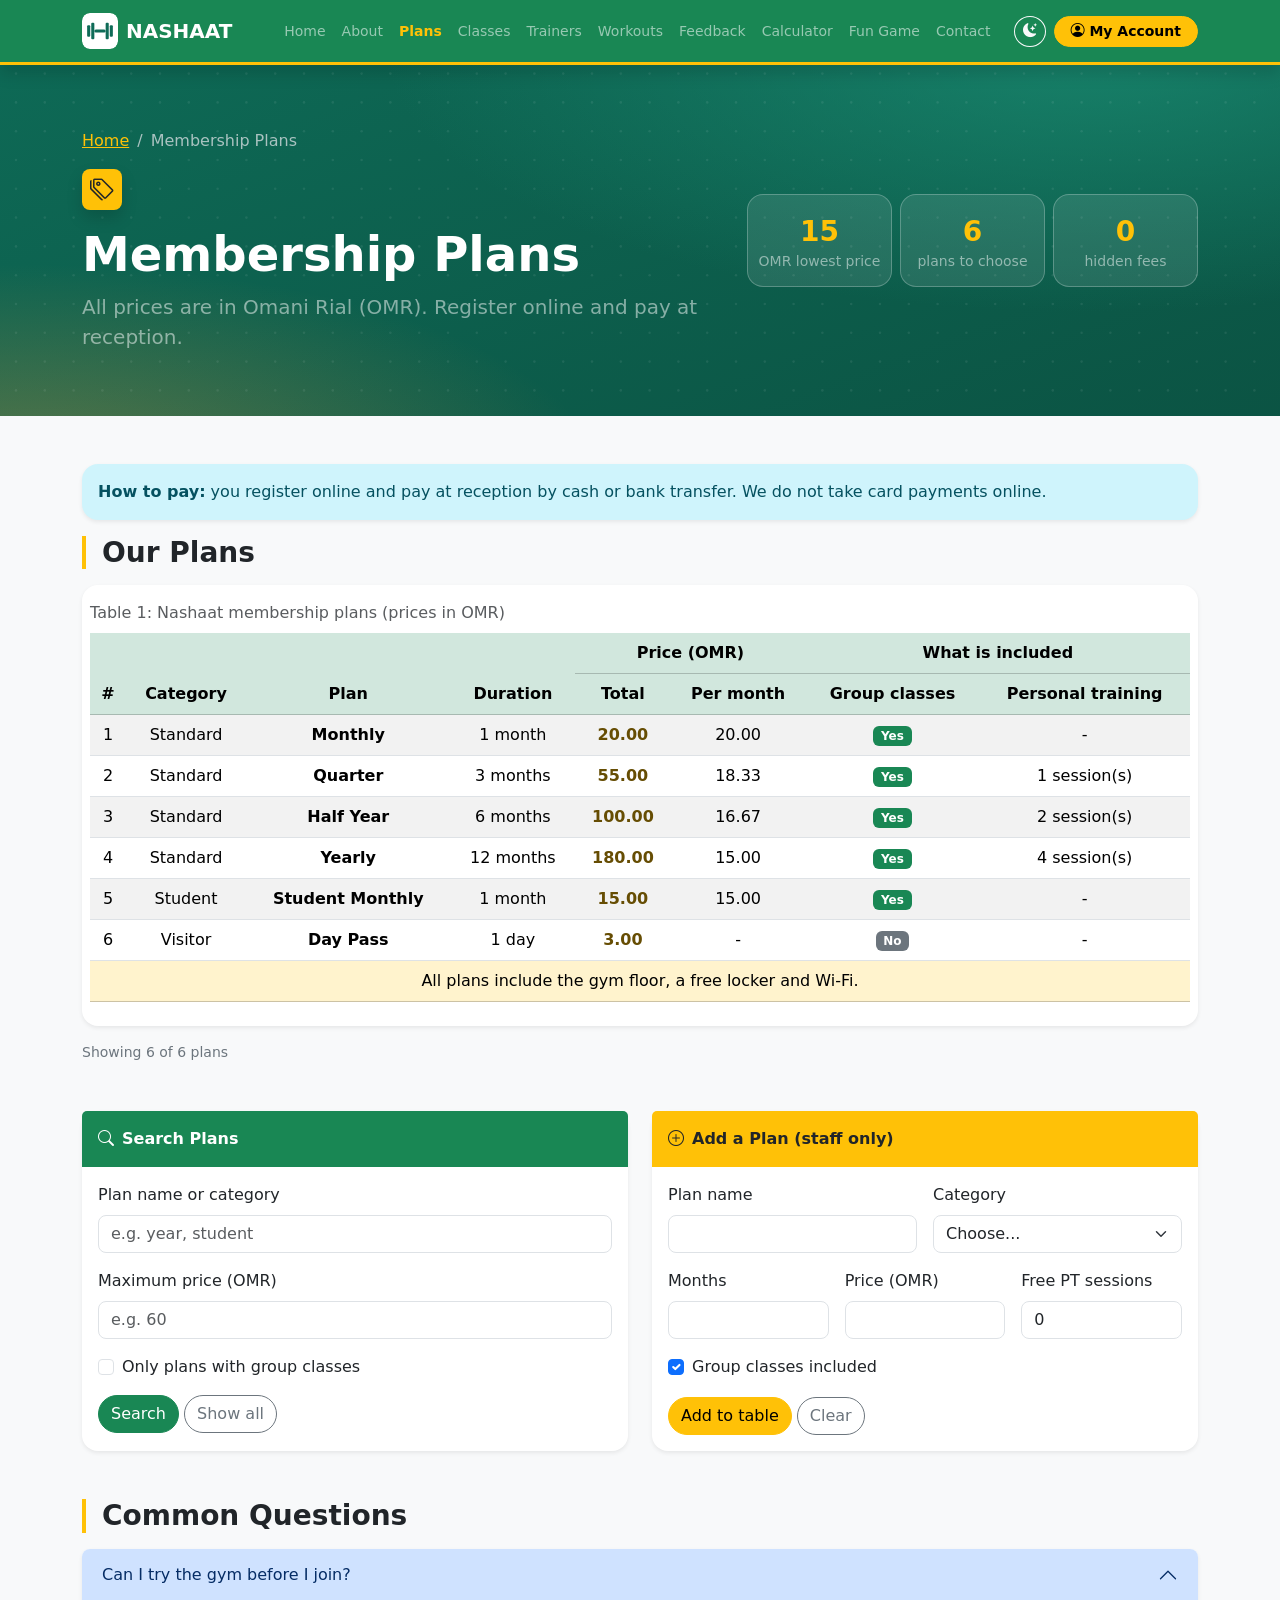
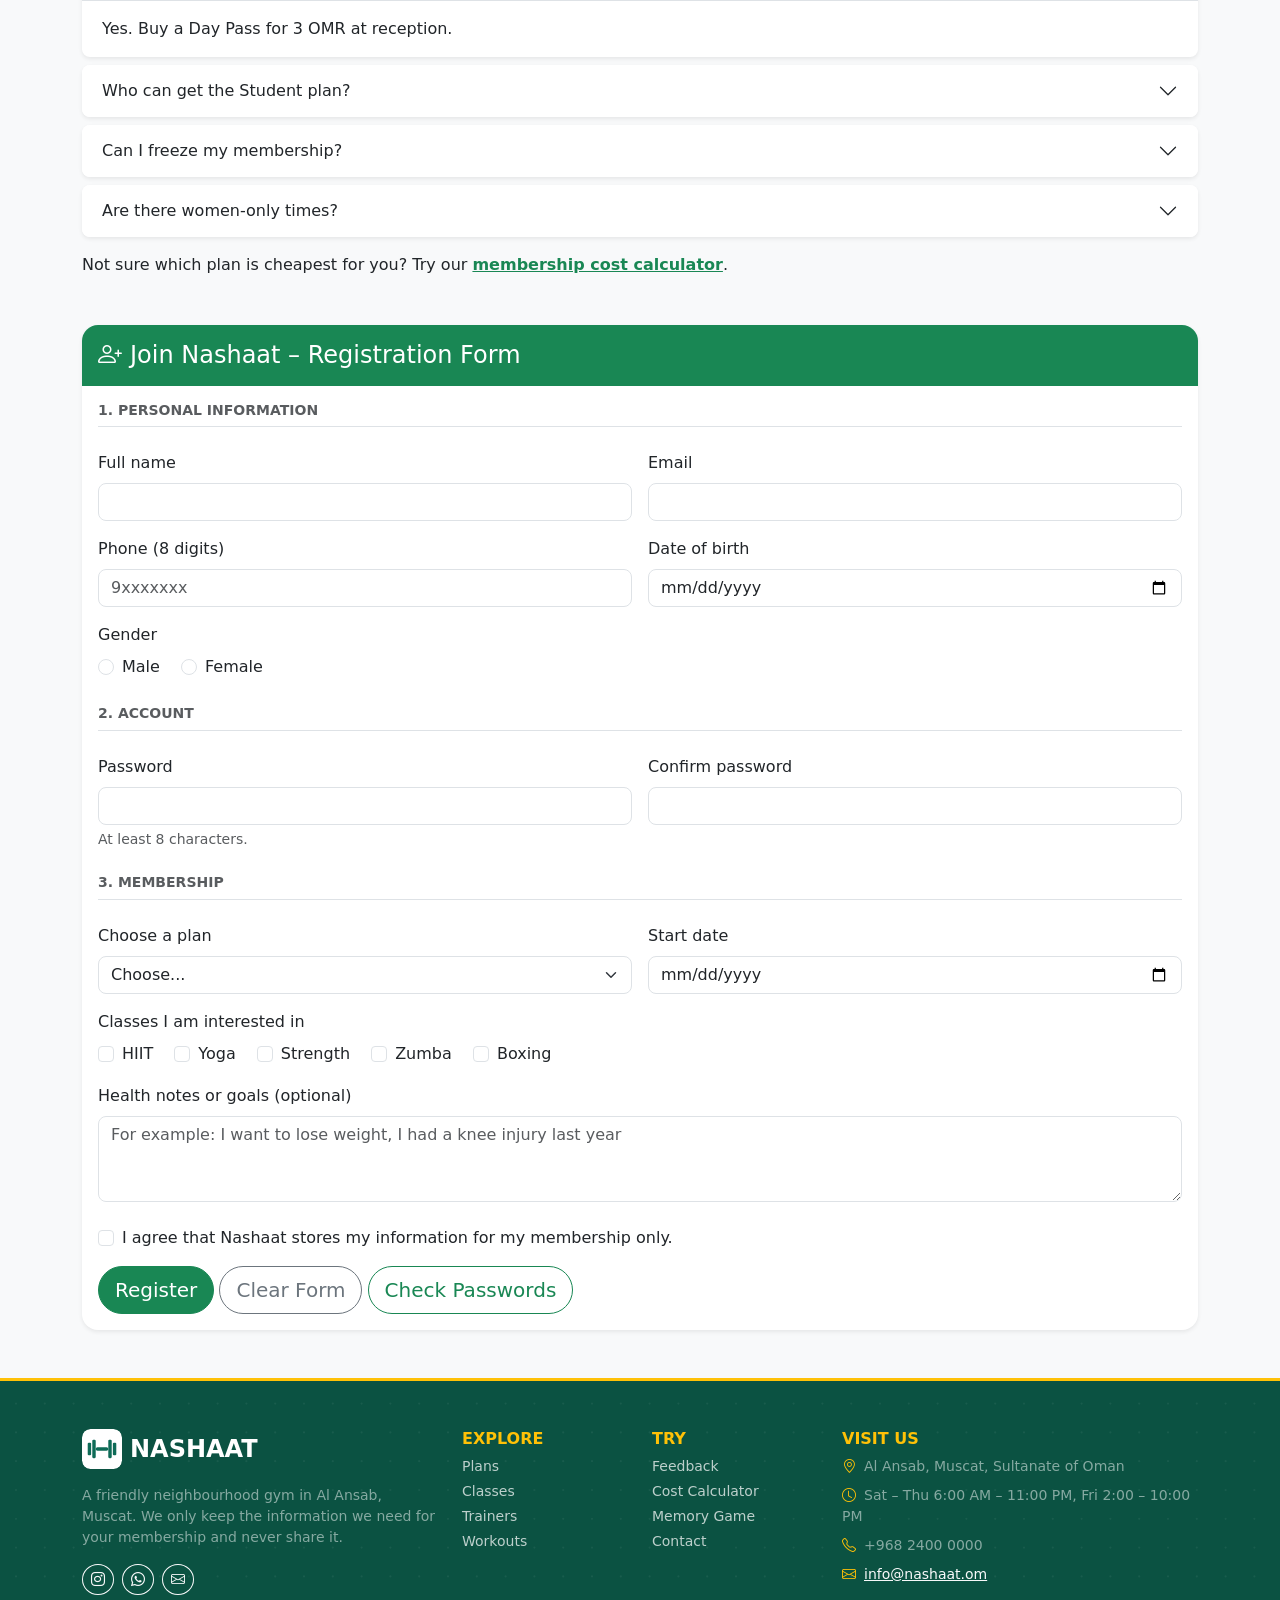
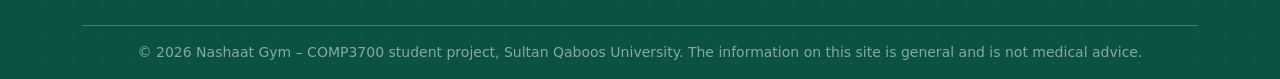
<file: plans.html>
<!DOCTYPE html>
<!-- Nashaat Gym - COMP3700 Project Part III
     Page: plans.html - plans table made with JavaScript (js/plans.js), add + search forms, FAQ, registration form
     Styling: Bootstrap 5.3 only (no CSS file, no style tags, no inline styles). -->
<html lang="en">
<head>
    <meta charset="utf-8" />
    <meta name="viewport" content="width=device-width, initial-scale=1.0" />
    <meta name="description" content="Nashaat Gym membership plans and prices in Omani Rial, frequently asked questions and the online registration form." />
    <meta name="keywords" content="gym, fitness, Oman, Muscat, Al Ansab, classes, Nashaat" />
    <meta name="author" content="Sulaiman Nasser, Hazza Albadi, Yazn Alhajri" />
    <title>Membership Plans | Nashaat Gym</title>
    <link rel="icon" type="image/svg+xml" href="images/logo.svg" />

    <!-- Bootstrap (a local copy, so the website also works without internet) -->
    <link rel="stylesheet" href="bootstrap/css/bootstrap.min.css" />
    <!-- Bootstrap Icons (the small pictures like <i class="bi bi-clock"></i>) -->
    <link rel="stylesheet" href="bootstrap/icons/bootstrap-icons.min.css" />

    <!-- dark / light mode: use the visitor's last choice before the page is drawn
         (Bootstrap 5.3 changes all its colours when <html> has data-bs-theme="dark") -->
    <script>
        try {
            if (localStorage.getItem("nashaatTheme") == "dark") {
                document.documentElement.setAttribute("data-bs-theme", "dark");
            }
        } catch (error) { /* storage blocked: stay in light mode */ }
    </script>
</head>

<!-- d-flex flex-column min-vh-100 keeps the footer at the bottom on short pages -->
<body class="d-flex flex-column min-vh-100 bg-body-tertiary">

    <!-- for keyboard users: press Tab once and this link appears -->
    <a class="visually-hidden-focusable btn btn-warning position-absolute top-0 start-0 m-2 z-3" href="#content">Skip to main content</a>

    <!-- ===== NAVIGATION BAR (same on all pages) =====
         navbar-expand-xl: full menu on big screens, a "hamburger" button on small screens -->
    <nav class="navbar navbar-expand-xl bg-success sticky-top border-bottom border-warning border-3 shadow" data-bs-theme="dark">
        <div class="container">
            <a class="navbar-brand d-flex align-items-center gap-2" href="index.html">
                <img src="images/logo.svg" alt="Nashaat logo" width="36" height="36" class="rounded-3" />
                <span class="fw-bold">NASHAAT</span>
            </a>
            <!-- this button only shows on small screens and slides the menu in from the right -->
            <button class="navbar-toggler border-0" type="button" data-bs-toggle="offcanvas" data-bs-target="#mainMenu"
                    aria-controls="mainMenu" aria-label="Open the menu">
                <span class="navbar-toggler-icon"></span>
            </button>
            <!-- Bootstrap OFFCANVAS: a side menu on phones, a normal menu bar on big screens -->
            <div class="offcanvas offcanvas-end text-bg-success" tabindex="-1" id="mainMenu" aria-labelledby="mainMenuLabel">
                <div class="offcanvas-header border-bottom border-light border-opacity-25">
                    <h2 class="offcanvas-title h5 d-flex align-items-center gap-2 mb-0" id="mainMenuLabel">
                        <img src="images/logo.svg" alt="" width="32" height="32" class="rounded-3" /> NASHAAT
                    </h2>
                    <button type="button" class="btn-close btn-close-white" data-bs-dismiss="offcanvas" aria-label="Close"></button>
                </div>
                <div class="offcanvas-body align-items-xl-center">
                    <ul class="navbar-nav ms-auto small fw-medium">
                        <li class="nav-item"><a class="nav-link text-nowrap px-xl-2" href="index.html"><i class="bi bi-house me-2 d-xl-none"></i>Home</a></li>
                        <li class="nav-item"><a class="nav-link text-nowrap px-xl-2" href="about.html"><i class="bi bi-info-circle me-2 d-xl-none"></i>About</a></li>
                        <li class="nav-item"><a class="nav-link active fw-semibold text-warning text-nowrap px-xl-2" aria-current="page" href="plans.html"><i class="bi bi-tags me-2 d-xl-none"></i>Plans</a></li>
                        <li class="nav-item"><a class="nav-link text-nowrap px-xl-2" href="classes.html"><i class="bi bi-calendar-week me-2 d-xl-none"></i>Classes</a></li>
                        <li class="nav-item"><a class="nav-link text-nowrap px-xl-2" href="trainers.html"><i class="bi bi-people me-2 d-xl-none"></i>Trainers</a></li>
                        <li class="nav-item"><a class="nav-link text-nowrap px-xl-2" href="workout.html"><i class="bi bi-lightning-charge me-2 d-xl-none"></i>Workouts</a></li>
                        <li class="nav-item"><a class="nav-link text-nowrap px-xl-2" href="questionnaire.html"><i class="bi bi-chat-heart me-2 d-xl-none"></i>Feedback</a></li>
                        <li class="nav-item"><a class="nav-link text-nowrap px-xl-2" href="calculator.html"><i class="bi bi-calculator me-2 d-xl-none"></i>Calculator</a></li>
                        <li class="nav-item"><a class="nav-link text-nowrap px-xl-2" href="funpage.html"><i class="bi bi-controller me-2 d-xl-none"></i>Fun Game</a></li>
                        <li class="nav-item"><a class="nav-link text-nowrap px-xl-2" href="contact.html"><i class="bi bi-envelope me-2 d-xl-none"></i>Contact</a></li>
                    </ul>
                    <div class="d-flex align-items-center gap-2 ms-xl-3 mt-3 mt-xl-0">
                        <!-- dark / light mode button (js/effects.js) -->
                        <button type="button" id="themeToggle" class="btn btn-sm btn-outline-light rounded-circle"
                                aria-label="Switch between dark and light mode" title="Dark / light mode">
                            <i class="bi bi-moon-stars-fill"></i>
                        </button>
                        <a class="btn btn-warning btn-sm rounded-pill px-3 fw-semibold text-nowrap" href="dashboard.html">
                            <i class="bi bi-person-circle me-1"></i>My Account</a>
                    </div>
                </div>
            </div>
        </div>
    </nav>

    <!-- ===== PAGE TITLE (dark band with a pattern picture behind the text + 3 quick facts) ===== -->
    <header class="position-relative overflow-hidden bg-success text-white" data-bs-theme="dark">
        <img src="images/pattern.svg" alt="" class="position-absolute top-0 start-0 w-100 h-100 object-fit-cover" />
        <div class="container position-relative py-5">
            <div class="row g-4 align-items-center py-lg-3">
                <div class="col-lg-7" data-enter="data-enter">
                    <nav aria-label="breadcrumb">
                        <ol class="breadcrumb small mb-3">
                            <li class="breadcrumb-item"><a class="link-warning" href="index.html">Home</a></li>
                            <li class="breadcrumb-item active" aria-current="page">Membership Plans</li>
                        </ol>
                    </nav>
                    <span class="d-inline-flex bg-warning text-dark rounded-3 p-2 fs-4 lh-1 mb-3 shadow"><i class="bi bi-tags"></i></span>
                    <h1 class="display-5 fw-bold mb-2">Membership Plans</h1>
                    <p class="lead text-white-50 mb-0">All prices are in Omani Rial (OMR). Register online and pay at reception.</p>
                </div>
                <div class="col-lg-5">
                    <div class="row g-2 text-center" data-enter="data-enter">
                        <div class="col-4">
                            <div class="bg-white bg-opacity-10 border border-light border-opacity-25 rounded-4 py-3 px-2 h-100">
                                <p class="fs-3 fw-bold text-warning mb-0"><span data-count="15">15</span></p>
                                <p class="small text-white-50 mb-0 lh-sm">OMR lowest price</p>
                            </div>
                        </div>
                        <div class="col-4">
                            <div class="bg-white bg-opacity-10 border border-light border-opacity-25 rounded-4 py-3 px-2 h-100">
                                <p class="fs-3 fw-bold text-warning mb-0"><span data-count="6">6</span></p>
                                <p class="small text-white-50 mb-0 lh-sm">plans to choose</p>
                            </div>
                        </div>
                        <div class="col-4">
                            <div class="bg-white bg-opacity-10 border border-light border-opacity-25 rounded-4 py-3 px-2 h-100">
                                <p class="fs-3 fw-bold text-warning mb-0"><span data-count="0">0</span></p>
                                <p class="small text-white-50 mb-0 lh-sm">hidden fees</p>
                            </div>
                        </div>
                    </div>
                </div>
            </div>
        </div>
    </header>

    <!-- ===== MAIN CONTENT ===== -->
    <main id="content" class="container py-5">
        <div class="alert border-0 shadow-sm rounded-4 alert-info" role="alert">
            <strong>How to pay:</strong> you register online and pay at reception by cash or bank
            transfer. We do not take card payments online.
        </div>

        <!-- ===== TABLE 1: PLANS =====
             The table is EMPTY in the HTML. js/plans.js fills <tbody id="plansBody">
             with rows made from the "plans" array. -->
        <section class="mb-5">
            <h2 class="h3 fw-bold border-start border-warning border-4 ps-3 mb-3">Our Plans</h2>
            <div class="table-responsive bg-body rounded-4 shadow-sm p-2 mb-3">
                <table class="table table-striped table-hover align-middle text-center caption-top">
                    <caption>Table 1: Nashaat membership plans (prices in OMR)</caption>
                    <thead class="table-success">
                        <tr>
                            <th rowspan="2">#</th>
                            <th rowspan="2">Category</th>
                            <th rowspan="2">Plan</th>
                            <th rowspan="2">Duration</th>
                            <th colspan="2">Price (OMR)</th>
                            <th colspan="2">What is included</th>
                        </tr>
                        <tr>
                            <th>Total</th>
                            <th>Per month</th>
                            <th>Group classes</th>
                            <th>Personal training</th>
                        </tr>
                    </thead>
                    <tbody id="plansBody">
                        <!-- rows are added here by JavaScript -->
                    </tbody>
                    <tfoot class="table-warning">
                        <tr>
                            <td colspan="8">All plans include the gym floor, a free locker and Wi-Fi.</td>
                        </tr>
                    </tfoot>
                </table>
            </div>
            <p id="planCount" class="small text-secondary"></p>
        </section>

        <!-- ===== SEARCH + ADD forms side by side (2 columns on big screens) ===== -->
        <div class="row g-4 mb-5">

            <!-- SEARCH FORM -->
            <div class="col-lg-6">
                <div class="card h-100 border-0 shadow-sm rounded-4 border-success">
                    <div class="card-header bg-success text-white py-3 border-0 fw-semibold"><i class="bi bi-search me-2"></i>Search Plans</div>
                    <div class="card-body">
                        <form id="searchForm" class="needs-validation" novalidate="novalidate">
                            <div class="mb-3">
                                <label for="searchText" class="form-label">Plan name or category</label>
                                <input type="text" class="form-control rounded-3" id="searchText" placeholder="e.g. year, student" maxlength="30" pattern="[A-Za-z ]*" />
                                <div class="invalid-feedback">Letters and spaces only.</div>
                            </div>
                            <div class="mb-3">
                                <label for="searchMaxPrice" class="form-label">Maximum price (OMR)</label>
                                <input type="number" class="form-control rounded-3" id="searchMaxPrice" min="1" max="1000" placeholder="e.g. 60" />
                                <div class="invalid-feedback">A price from 1 to 1000 OMR.</div>
                            </div>
                            <div class="form-check mb-3">
                                <input class="form-check-input" type="checkbox" id="searchClasses" />
                                <label class="form-check-label" for="searchClasses">Only plans with group classes</label>
                            </div>
                            <button type="submit" class="btn rounded-pill btn-success">Search</button>
                            <button type="button" class="btn rounded-pill btn-outline-secondary" id="showAllBtn">Show all</button>
                        </form>
                    </div>
                </div>
            </div>

            <!-- ADD FORM (adds a new Plan object to the array) -->
            <div class="col-lg-6">
                <div class="card h-100 border-0 shadow-sm rounded-4 border-warning">
                    <div class="card-header bg-warning py-3 border-0 fw-semibold"><i class="bi bi-plus-circle me-2"></i>Add a Plan (staff only)</div>
                    <div class="card-body">
                        <form id="addPlanForm" class="needs-validation" novalidate="novalidate">
                            <div class="row g-3">
                                <div class="col-sm-6">
                                    <label for="newName" class="form-label">Plan name</label>
                                    <input type="text" class="form-control rounded-3" id="newName" required="required" minlength="3" maxlength="30" />
                                    <div class="invalid-feedback">Write a name (3 to 30 letters).</div>
                                </div>
                                <div class="col-sm-6">
                                    <label for="newCategory" class="form-label">Category</label>
                                    <select class="form-select rounded-3" id="newCategory" required="required">
                                        <option value="">Choose...</option>
                                        <option>Standard</option>
                                        <option>Student</option>
                                        <option>Visitor</option>
                                        <option>Family</option>
                                    </select>
                                    <div class="invalid-feedback">Choose a category.</div>
                                </div>
                                <div class="col-sm-4">
                                    <label for="newMonths" class="form-label">Months</label>
                                    <input type="number" class="form-control rounded-3" id="newMonths" required="required" min="0" max="24" />
                                    <div class="invalid-feedback">0 to 24 (0 = one day).</div>
                                </div>
                                <div class="col-sm-4">
                                    <label for="newPrice" class="form-label">Price (OMR)</label>
                                    <input type="number" class="form-control rounded-3" id="newPrice" required="required" min="1" max="1000" step="0.5" />
                                    <div class="invalid-feedback">1 to 1000 OMR.</div>
                                </div>
                                <div class="col-sm-4">
                                    <label for="newPt" class="form-label">Free PT sessions</label>
                                    <input type="number" class="form-control rounded-3" id="newPt" required="required" min="0" max="20" value="0" />
                                    <div class="invalid-feedback">0 to 20.</div>
                                </div>
                                <div class="col-12">
                                    <div class="form-check">
                                        <input class="form-check-input" type="checkbox" id="newClasses" checked="checked" />
                                        <label class="form-check-label" for="newClasses">Group classes included</label>
                                    </div>
                                </div>
                            </div>
                            <button type="submit" class="btn rounded-pill btn-warning mt-3">Add to table</button>
                            <button type="reset" class="btn rounded-pill btn-outline-secondary mt-3">Clear</button>
                        </form>
                        <!-- the success message from JavaScript goes here -->
                        <div id="addMessage"></div>
                    </div>
                </div>
            </div>
        </div>

        <!-- ===== FAQ: Bootstrap ACCORDION (click a question to open it) ===== -->
        <section class="mb-5">
            <h2 class="h3 fw-bold border-start border-warning border-4 ps-3 mb-3">Common Questions</h2>
            <div class="accordion" id="faq">
                <div class="accordion-item border-0 shadow-sm mb-2 rounded-3 overflow-hidden">
                    <h3 class="accordion-header">
                        <button class="accordion-button" type="button" data-bs-toggle="collapse" data-bs-target="#q1" aria-expanded="true" aria-controls="q1">
                            Can I try the gym before I join?
                        </button>
                    </h3>
                    <div id="q1" class="accordion-collapse collapse show" data-bs-parent="#faq">
                        <div class="accordion-body">Yes. Buy a Day Pass for 3 OMR at reception.</div>
                    </div>
                </div>
                <div class="accordion-item border-0 shadow-sm mb-2 rounded-3 overflow-hidden">
                    <h3 class="accordion-header">
                        <button class="accordion-button collapsed" type="button" data-bs-toggle="collapse" data-bs-target="#q2" aria-expanded="false" aria-controls="q2">
                            Who can get the Student plan?
                        </button>
                    </h3>
                    <div id="q2" class="accordion-collapse collapse" data-bs-parent="#faq">
                        <div class="accordion-body">Any university or college student with a valid student ID card.</div>
                    </div>
                </div>
                <div class="accordion-item border-0 shadow-sm mb-2 rounded-3 overflow-hidden">
                    <h3 class="accordion-header">
                        <button class="accordion-button collapsed" type="button" data-bs-toggle="collapse" data-bs-target="#q3" aria-expanded="false" aria-controls="q3">
                            Can I freeze my membership?
                        </button>
                    </h3>
                    <div id="q3" class="accordion-collapse collapse" data-bs-parent="#faq">
                        <div class="accordion-body">Yearly and Half Year members can freeze once for up to 30 days (for travel or illness).</div>
                    </div>
                </div>
                <div class="accordion-item border-0 shadow-sm mb-2 rounded-3 overflow-hidden">
                    <h3 class="accordion-header">
                        <button class="accordion-button collapsed" type="button" data-bs-toggle="collapse" data-bs-target="#q4" aria-expanded="false" aria-controls="q4">
                            Are there women-only times?
                        </button>
                    </h3>
                    <div id="q4" class="accordion-collapse collapse" data-bs-parent="#faq">
                        <div class="accordion-body">Yes. The gym floor is women-only every day from 9:00 AM to 12:00 PM, and some classes are women-only.</div>
                    </div>
                </div>
            </div>
            <p class="mt-3">Not sure which plan is cheapest for you? Try our
            <a href="calculator.html" class="link-success fw-semibold">membership cost calculator</a>.</p>
        </section>

        <!-- ===== REGISTRATION FORM (Bootstrap validation from js/validation.js) =====
             Sends the data to httpbin.org/get so we can see what was sent. -->
        <section id="join">
            <div class="card border-0 shadow-sm rounded-4 overflow-hidden">
                <div class="card-header bg-success text-white py-3 border-0">
                    <h2 class="h4 mb-0"><i class="bi bi-person-plus me-2"></i>Join Nashaat &ndash; Registration Form</h2>
                </div>
                <div class="card-body">
                    <form class="needs-validation" novalidate="novalidate" action="https://httpbin.org/get" method="get">

                        <fieldset class="mb-4">
                            <legend class="h6 fw-bold text-uppercase small text-body-secondary border-bottom pb-2">1. Personal information</legend>
                            <div class="row g-3">
                                <div class="col-md-6">
                                    <label for="regName" class="form-label">Full name</label>
                                    <input type="text" class="form-control rounded-3" id="regName" name="full_name" required="required" minlength="3" maxlength="80" />
                                    <div class="invalid-feedback">Please write your full name.</div>
                                </div>
                                <div class="col-md-6">
                                    <label for="regEmail" class="form-label">Email</label>
                                    <input type="email" class="form-control rounded-3" id="regEmail" name="email" required="required" />
                                    <div class="invalid-feedback">Please write a correct email, e.g. ali@gmail.com</div>
                                </div>
                                <div class="col-md-6">
                                    <label for="regPhone" class="form-label">Phone (8 digits)</label>
                                    <input type="tel" class="form-control rounded-3" id="regPhone" name="phone" required="required" pattern="[79][0-9]{7}" placeholder="9xxxxxxx" />
                                    <div class="invalid-feedback">An Omani number: 8 digits starting with 7 or 9.</div>
                                </div>
                                <div class="col-md-6">
                                    <label for="regDob" class="form-label">Date of birth</label>
                                    <input type="date" class="form-control rounded-3" id="regDob" name="date_of_birth" required="required" min="1930-01-01" max="2012-12-31" />
                                    <div class="invalid-feedback">Please choose your date of birth (you must be 14 or older).</div>
                                </div>
                                <div class="col-12">
                                    <span class="form-label d-block">Gender</span>
                                    <div class="form-check form-check-inline">
                                        <input class="form-check-input" type="radio" name="gender" id="genderM" value="male" required="required" />
                                        <label class="form-check-label" for="genderM">Male</label>
                                    </div>
                                    <div class="form-check form-check-inline">
                                        <input class="form-check-input" type="radio" name="gender" id="genderF" value="female" required="required" />
                                        <label class="form-check-label" for="genderF">Female</label>
                                    </div>
                                </div>
                            </div>
                        </fieldset>

                        <fieldset class="mb-4">
                            <legend class="h6 fw-bold text-uppercase small text-body-secondary border-bottom pb-2">2. Account</legend>
                            <div class="row g-3">
                                <div class="col-md-6">
                                    <label for="regPass" class="form-label">Password</label>
                                    <input type="password" class="form-control rounded-3" id="regPass" name="password" required="required" minlength="8" />
                                    <div class="form-text">At least 8 characters.</div>
                                    <div class="invalid-feedback">The password must have at least 8 characters.</div>
                                </div>
                                <div class="col-md-6">
                                    <label for="regPass2" class="form-label">Confirm password</label>
                                    <input type="password" class="form-control rounded-3" id="regPass2" name="confirm_password" required="required" />
                                    <div class="invalid-feedback">Please type the same password again.</div>
                                </div>
                            </div>
                            <div id="passMessage"></div>
                        </fieldset>

                        <fieldset class="mb-4">
                            <legend class="h6 fw-bold text-uppercase small text-body-secondary border-bottom pb-2">3. Membership</legend>
                            <div class="row g-3">
                                <div class="col-md-6">
                                    <label for="regPlan" class="form-label">Choose a plan</label>
                                    <select class="form-select rounded-3" id="regPlan" name="plan" required="required">
                                        <option value="">Choose...</option>
                                        <option value="monthly">Monthly &ndash; 20 OMR</option>
                                        <option value="quarter">Quarter &ndash; 55 OMR</option>
                                        <option value="half_year">Half Year &ndash; 100 OMR</option>
                                        <option value="yearly">Yearly &ndash; 180 OMR</option>
                                        <option value="student">Student Monthly &ndash; 15 OMR</option>
                                    </select>
                                    <div class="invalid-feedback">Please choose a plan.</div>
                                </div>
                                <div class="col-md-6">
                                    <label for="regStart" class="form-label">Start date</label>
                                    <input type="date" class="form-control rounded-3" id="regStart" name="start_date" required="required" />
                                    <div class="invalid-feedback">Please choose a start date.</div>
                                </div>
                                <div class="col-12">
                                    <span class="form-label d-block">Classes I am interested in</span>
                                    <div class="form-check form-check-inline">
                                        <input class="form-check-input" type="checkbox" name="interests" value="hiit" id="intHiit" />
                                        <label class="form-check-label" for="intHiit">HIIT</label>
                                    </div>
                                    <div class="form-check form-check-inline">
                                        <input class="form-check-input" type="checkbox" name="interests" value="yoga" id="intYoga" />
                                        <label class="form-check-label" for="intYoga">Yoga</label>
                                    </div>
                                    <div class="form-check form-check-inline">
                                        <input class="form-check-input" type="checkbox" name="interests" value="strength" id="intStrength" />
                                        <label class="form-check-label" for="intStrength">Strength</label>
                                    </div>
                                    <div class="form-check form-check-inline">
                                        <input class="form-check-input" type="checkbox" name="interests" value="zumba" id="intZumba" />
                                        <label class="form-check-label" for="intZumba">Zumba</label>
                                    </div>
                                    <div class="form-check form-check-inline">
                                        <input class="form-check-input" type="checkbox" name="interests" value="boxing" id="intBoxing" />
                                        <label class="form-check-label" for="intBoxing">Boxing</label>
                                    </div>
                                </div>
                                <div class="col-12">
                                    <label for="regNotes" class="form-label">Health notes or goals (optional)</label>
                                    <textarea class="form-control rounded-3" id="regNotes" name="notes" rows="3" maxlength="300"
                                              placeholder="For example: I want to lose weight, I had a knee injury last year"></textarea>
                                </div>
                            </div>
                        </fieldset>

                        <div class="form-check mb-3">
                            <input class="form-check-input" type="checkbox" name="consent" value="agreed" id="regConsent" required="required" />
                            <label class="form-check-label" for="regConsent">I agree that Nashaat stores my information for my membership only.</label>
                            <div class="invalid-feedback">You must agree before you register.</div>
                        </div>

                        <input type="hidden" name="form_name" value="registration" />

                        <button type="submit" class="btn rounded-pill btn-success btn-lg">Register</button>
                        <button type="reset" class="btn rounded-pill btn-outline-secondary btn-lg">Clear Form</button>
                        <button type="button" class="btn rounded-pill btn-outline-success btn-lg" id="checkPassBtn">Check Passwords</button>
                    </form>
                </div>
            </div>
        </section>
    </main>

    <!-- ===== FOOTER (same on all pages) ===== -->
    <!-- the footer.svg picture gives the footer our dark teal colour (#0B5242) -->
    <footer class="position-relative overflow-hidden bg-success text-light mt-auto pt-5 border-top border-warning border-3" data-bs-theme="dark">
        <img src="images/footer.svg" alt="" class="position-absolute top-0 start-0 w-100 h-100 object-fit-cover" />
        <div class="container position-relative">
            <div class="row g-4">
                <div class="col-lg-4">
                    <a class="d-flex align-items-center gap-2 text-decoration-none text-white mb-3" href="index.html">
                        <img src="images/logo.svg" alt="" width="40" height="40" class="rounded-3" />
                        <span class="fs-4 fw-bold">NASHAAT</span>
                    </a>
                    <p class="text-white-50 small">A friendly neighbourhood gym in Al Ansab, Muscat.
                    We only keep the information we need for your membership and never share it.</p>
                    <div class="d-flex gap-2">
                        <a class="btn btn-outline-light btn-sm rounded-circle" href="#" aria-label="Instagram" data-bs-toggle="tooltip" data-bs-title="Instagram"><i class="bi bi-instagram"></i></a>
                        <a class="btn btn-outline-light btn-sm rounded-circle" href="#" aria-label="WhatsApp" data-bs-toggle="tooltip" data-bs-title="WhatsApp"><i class="bi bi-whatsapp"></i></a>
                        <a class="btn btn-outline-light btn-sm rounded-circle" href="mailto:info@nashaat.om" aria-label="Email" data-bs-toggle="tooltip" data-bs-title="Email"><i class="bi bi-envelope"></i></a>
                    </div>
                </div>
                <div class="col-6 col-lg-2">
                    <h2 class="h6 text-warning text-uppercase fw-bold">Explore</h2>
                    <ul class="list-unstyled small d-grid gap-1">
                        <li><a class="link-light link-opacity-75 link-underline-opacity-0" href="plans.html">Plans</a></li>
                        <li><a class="link-light link-opacity-75 link-underline-opacity-0" href="classes.html">Classes</a></li>
                        <li><a class="link-light link-opacity-75 link-underline-opacity-0" href="trainers.html">Trainers</a></li>
                        <li><a class="link-light link-opacity-75 link-underline-opacity-0" href="workout.html">Workouts</a></li>
                    </ul>
                </div>
                <div class="col-6 col-lg-2">
                    <h2 class="h6 text-warning text-uppercase fw-bold">Try</h2>
                    <ul class="list-unstyled small d-grid gap-1">
                        <li><a class="link-light link-opacity-75 link-underline-opacity-0" href="questionnaire.html">Feedback</a></li>
                        <li><a class="link-light link-opacity-75 link-underline-opacity-0" href="calculator.html">Cost Calculator</a></li>
                        <li><a class="link-light link-opacity-75 link-underline-opacity-0" href="funpage.html">Memory Game</a></li>
                        <li><a class="link-light link-opacity-75 link-underline-opacity-0" href="contact.html">Contact</a></li>
                    </ul>
                </div>
                <div class="col-lg-4">
                    <h2 class="h6 text-warning text-uppercase fw-bold">Visit us</h2>
                    <ul class="list-unstyled small text-white-50 d-grid gap-2">
                        <li><i class="bi bi-geo-alt text-warning me-2"></i>Al Ansab, Muscat, Sultanate of Oman</li>
                        <li><i class="bi bi-clock text-warning me-2"></i>Sat &ndash; Thu 6:00 AM &ndash; 11:00 PM, Fri 2:00 &ndash; 10:00 PM</li>
                        <li><i class="bi bi-telephone text-warning me-2"></i>+968 2400 0000</li>
                        <li><i class="bi bi-envelope text-warning me-2"></i><a class="link-light" href="mailto:info@nashaat.om">info@nashaat.om</a></li>
                    </ul>
                </div>
            </div>
            <p class="text-center small text-white-50 border-top border-light border-opacity-25 pt-3 mt-4 mb-0 pb-3">
                &copy; 2026 Nashaat Gym &ndash; COMP3700 student project, Sultan Qaboos University.
                The information on this site is general and is not medical advice.
            </p>
        </div>
    </footer>

    <!-- back to top button (shown by js/effects.js after scrolling down) -->
    <button type="button" id="toTop" class="btn btn-warning rounded-circle shadow position-fixed bottom-0 end-0 m-4 z-3 d-none" aria-label="Back to top">
        <i class="bi bi-arrow-up fs-5"></i>
    </button>

    <!-- Bootstrap JavaScript (needed for the menu button, carousel, modal, accordion ...) -->
    <script src="bootstrap/js/bootstrap.bundle.min.js"></script>
    <!-- our animations (page entrance, scroll reveal, counting numbers ...) -->
    <script src="js/effects.js"></script>
    <script src="js/validation.js"></script>
    <script src="js/plans.js"></script>
</body>
</html>
</file>
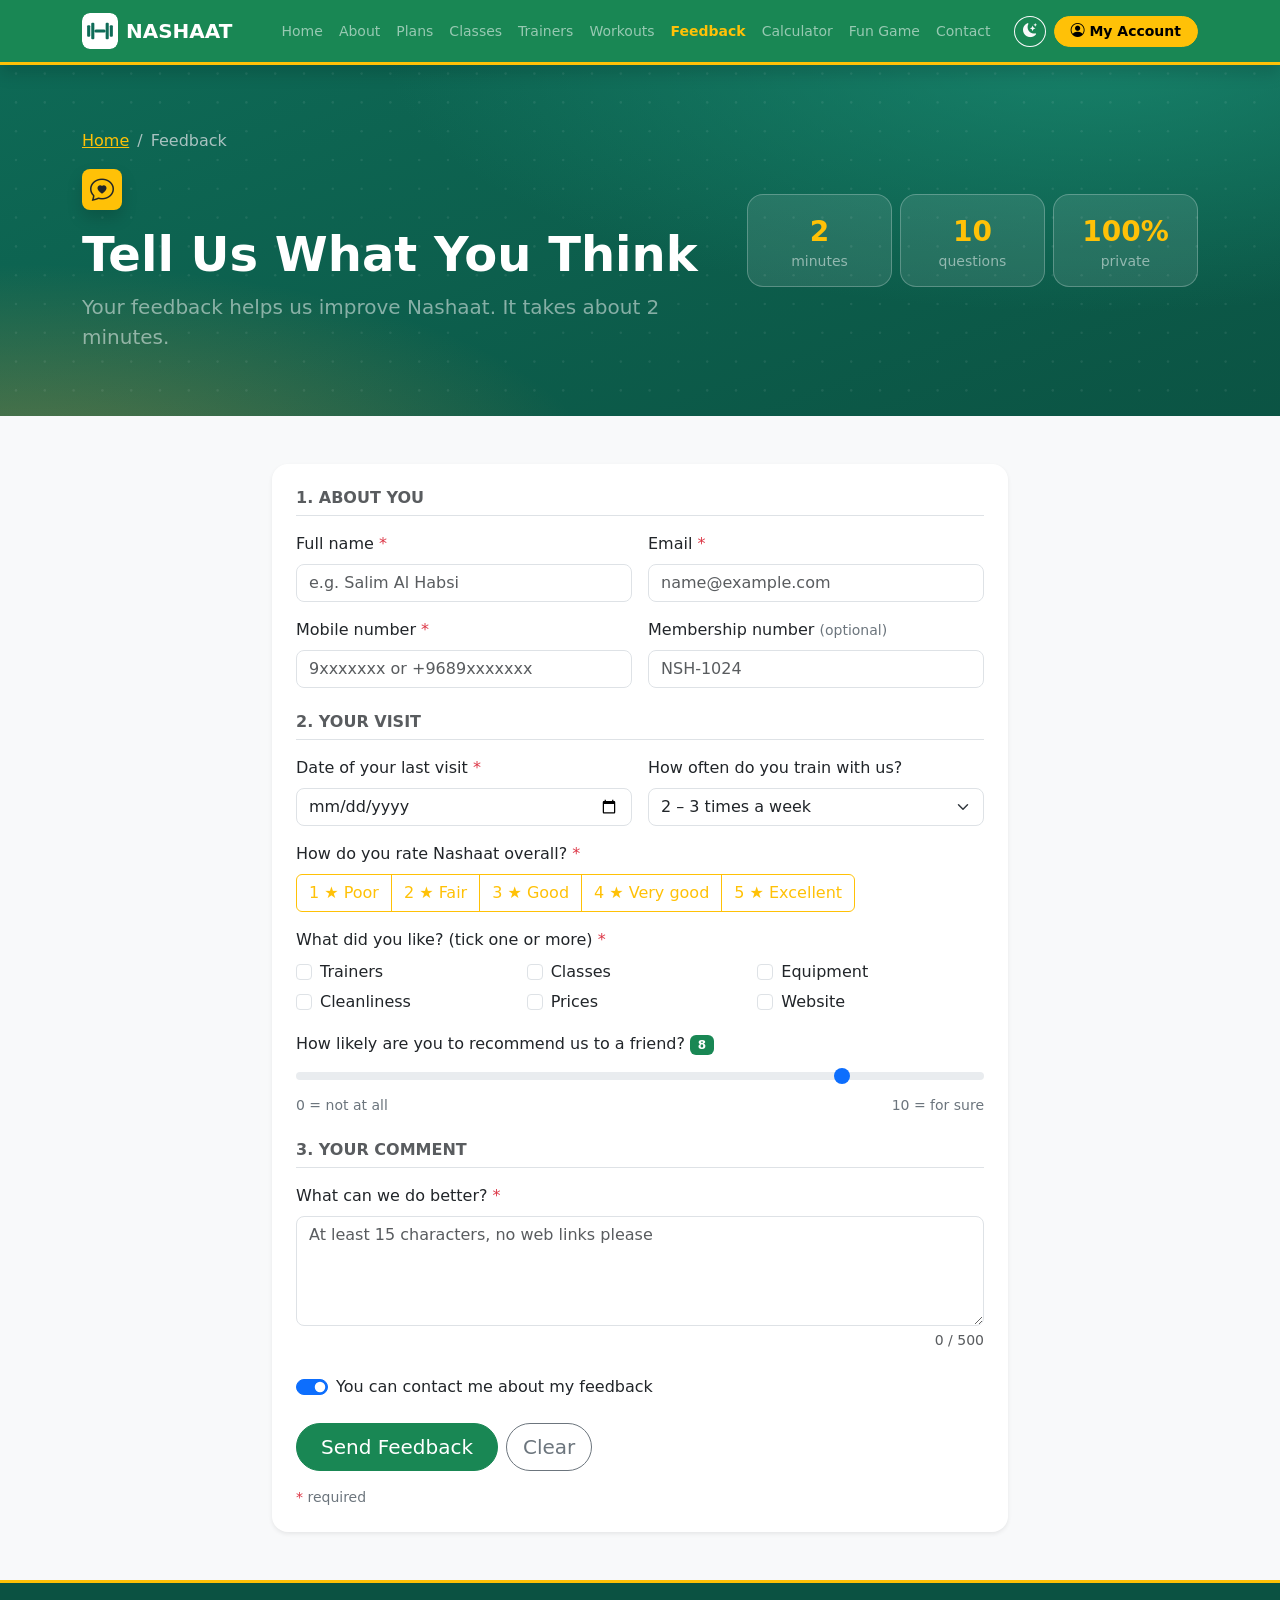
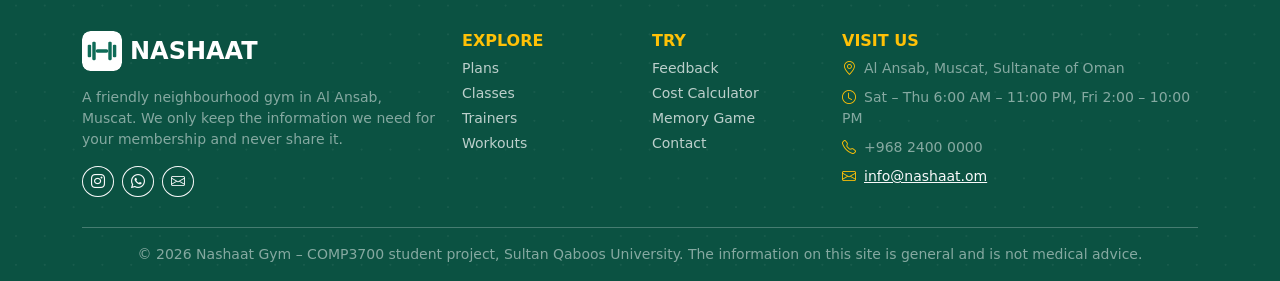
<file: questionnaire.html>
<!DOCTYPE html>
<!-- Nashaat Gym - COMP3700 Project Part III
     Page: questionnaire.html - Questionnaire (feedback) form with JavaScript validation (js/questionnaire.js)
     Styling: Bootstrap 5.3 only (no CSS file, no style tags, no inline styles). -->
<html lang="en">
<head>
    <meta charset="utf-8" />
    <meta name="viewport" content="width=device-width, initial-scale=1.0" />
    <meta name="description" content="Nashaat Gym feedback questionnaire: rate your visit and tell us how we can improve." />
    <meta name="keywords" content="gym, fitness, Oman, Muscat, Al Ansab, classes, Nashaat" />
    <meta name="author" content="Sulaiman Nasser, Hazza Albadi, Yazn Alhajri" />
    <title>Feedback | Nashaat Gym</title>
    <link rel="icon" type="image/svg+xml" href="images/logo.svg" />

    <!-- Bootstrap (a local copy, so the website also works without internet) -->
    <link rel="stylesheet" href="bootstrap/css/bootstrap.min.css" />
    <!-- Bootstrap Icons (the small pictures like <i class="bi bi-clock"></i>) -->
    <link rel="stylesheet" href="bootstrap/icons/bootstrap-icons.min.css" />

    <!-- dark / light mode: use the visitor's last choice before the page is drawn
         (Bootstrap 5.3 changes all its colours when <html> has data-bs-theme="dark") -->
    <script>
        try {
            if (localStorage.getItem("nashaatTheme") == "dark") {
                document.documentElement.setAttribute("data-bs-theme", "dark");
            }
        } catch (error) { /* storage blocked: stay in light mode */ }
    </script>
</head>

<!-- d-flex flex-column min-vh-100 keeps the footer at the bottom on short pages -->
<body class="d-flex flex-column min-vh-100 bg-body-tertiary">

    <!-- for keyboard users: press Tab once and this link appears -->
    <a class="visually-hidden-focusable btn btn-warning position-absolute top-0 start-0 m-2 z-3" href="#content">Skip to main content</a>

    <!-- ===== NAVIGATION BAR (same on all pages) =====
         navbar-expand-xl: full menu on big screens, a "hamburger" button on small screens -->
    <nav class="navbar navbar-expand-xl bg-success sticky-top border-bottom border-warning border-3 shadow" data-bs-theme="dark">
        <div class="container">
            <a class="navbar-brand d-flex align-items-center gap-2" href="index.html">
                <img src="images/logo.svg" alt="Nashaat logo" width="36" height="36" class="rounded-3" />
                <span class="fw-bold">NASHAAT</span>
            </a>
            <!-- this button only shows on small screens and slides the menu in from the right -->
            <button class="navbar-toggler border-0" type="button" data-bs-toggle="offcanvas" data-bs-target="#mainMenu"
                    aria-controls="mainMenu" aria-label="Open the menu">
                <span class="navbar-toggler-icon"></span>
            </button>
            <!-- Bootstrap OFFCANVAS: a side menu on phones, a normal menu bar on big screens -->
            <div class="offcanvas offcanvas-end text-bg-success" tabindex="-1" id="mainMenu" aria-labelledby="mainMenuLabel">
                <div class="offcanvas-header border-bottom border-light border-opacity-25">
                    <h2 class="offcanvas-title h5 d-flex align-items-center gap-2 mb-0" id="mainMenuLabel">
                        <img src="images/logo.svg" alt="" width="32" height="32" class="rounded-3" /> NASHAAT
                    </h2>
                    <button type="button" class="btn-close btn-close-white" data-bs-dismiss="offcanvas" aria-label="Close"></button>
                </div>
                <div class="offcanvas-body align-items-xl-center">
                    <ul class="navbar-nav ms-auto small fw-medium">
                        <li class="nav-item"><a class="nav-link text-nowrap px-xl-2" href="index.html"><i class="bi bi-house me-2 d-xl-none"></i>Home</a></li>
                        <li class="nav-item"><a class="nav-link text-nowrap px-xl-2" href="about.html"><i class="bi bi-info-circle me-2 d-xl-none"></i>About</a></li>
                        <li class="nav-item"><a class="nav-link text-nowrap px-xl-2" href="plans.html"><i class="bi bi-tags me-2 d-xl-none"></i>Plans</a></li>
                        <li class="nav-item"><a class="nav-link text-nowrap px-xl-2" href="classes.html"><i class="bi bi-calendar-week me-2 d-xl-none"></i>Classes</a></li>
                        <li class="nav-item"><a class="nav-link text-nowrap px-xl-2" href="trainers.html"><i class="bi bi-people me-2 d-xl-none"></i>Trainers</a></li>
                        <li class="nav-item"><a class="nav-link text-nowrap px-xl-2" href="workout.html"><i class="bi bi-lightning-charge me-2 d-xl-none"></i>Workouts</a></li>
                        <li class="nav-item"><a class="nav-link active fw-semibold text-warning text-nowrap px-xl-2" aria-current="page" href="questionnaire.html"><i class="bi bi-chat-heart me-2 d-xl-none"></i>Feedback</a></li>
                        <li class="nav-item"><a class="nav-link text-nowrap px-xl-2" href="calculator.html"><i class="bi bi-calculator me-2 d-xl-none"></i>Calculator</a></li>
                        <li class="nav-item"><a class="nav-link text-nowrap px-xl-2" href="funpage.html"><i class="bi bi-controller me-2 d-xl-none"></i>Fun Game</a></li>
                        <li class="nav-item"><a class="nav-link text-nowrap px-xl-2" href="contact.html"><i class="bi bi-envelope me-2 d-xl-none"></i>Contact</a></li>
                    </ul>
                    <div class="d-flex align-items-center gap-2 ms-xl-3 mt-3 mt-xl-0">
                        <!-- dark / light mode button (js/effects.js) -->
                        <button type="button" id="themeToggle" class="btn btn-sm btn-outline-light rounded-circle"
                                aria-label="Switch between dark and light mode" title="Dark / light mode">
                            <i class="bi bi-moon-stars-fill"></i>
                        </button>
                        <a class="btn btn-warning btn-sm rounded-pill px-3 fw-semibold text-nowrap" href="dashboard.html">
                            <i class="bi bi-person-circle me-1"></i>My Account</a>
                    </div>
                </div>
            </div>
        </div>
    </nav>

    <!-- ===== PAGE TITLE (dark band with a pattern picture behind the text + 3 quick facts) ===== -->
    <header class="position-relative overflow-hidden bg-success text-white" data-bs-theme="dark">
        <img src="images/pattern.svg" alt="" class="position-absolute top-0 start-0 w-100 h-100 object-fit-cover" />
        <div class="container position-relative py-5">
            <div class="row g-4 align-items-center py-lg-3">
                <div class="col-lg-7" data-enter="data-enter">
                    <nav aria-label="breadcrumb">
                        <ol class="breadcrumb small mb-3">
                            <li class="breadcrumb-item"><a class="link-warning" href="index.html">Home</a></li>
                            <li class="breadcrumb-item active" aria-current="page">Feedback</li>
                        </ol>
                    </nav>
                    <span class="d-inline-flex bg-warning text-dark rounded-3 p-2 fs-4 lh-1 mb-3 shadow"><i class="bi bi-chat-heart"></i></span>
                    <h1 class="display-5 fw-bold mb-2">Tell Us What You Think</h1>
                    <p class="lead text-white-50 mb-0">Your feedback helps us improve Nashaat. It takes about 2 minutes.</p>
                </div>
                <div class="col-lg-5">
                    <div class="row g-2 text-center" data-enter="data-enter">
                        <div class="col-4">
                            <div class="bg-white bg-opacity-10 border border-light border-opacity-25 rounded-4 py-3 px-2 h-100">
                                <p class="fs-3 fw-bold text-warning mb-0"><span data-count="2">2</span></p>
                                <p class="small text-white-50 mb-0 lh-sm">minutes</p>
                            </div>
                        </div>
                        <div class="col-4">
                            <div class="bg-white bg-opacity-10 border border-light border-opacity-25 rounded-4 py-3 px-2 h-100">
                                <p class="fs-3 fw-bold text-warning mb-0"><span data-count="10">10</span></p>
                                <p class="small text-white-50 mb-0 lh-sm">questions</p>
                            </div>
                        </div>
                        <div class="col-4">
                            <div class="bg-white bg-opacity-10 border border-light border-opacity-25 rounded-4 py-3 px-2 h-100">
                                <p class="fs-3 fw-bold text-warning mb-0"><span data-count="100" data-suffix="%">100%</span></p>
                                <p class="small text-white-50 mb-0 lh-sm">private</p>
                            </div>
                        </div>
                    </div>
                </div>
            </div>
        </div>
    </header>

    <!-- ===== MAIN CONTENT ===== -->
    <main id="content" class="container py-5">
        <div class="row justify-content-center">
            <div class="col-lg-9 col-xl-8">

                <!-- red message shown by JavaScript when something is wrong -->
                <div id="formError" class="alert border-0 shadow-sm rounded-4 alert-danger d-none" role="alert">
                    Some answers need fixing. Look for the red boxes below.
                </div>

                <!-- novalidate: we check the form with our own JavaScript (js/questionnaire.js) -->
                <form id="feedbackForm" class="card border-0 shadow-sm rounded-4 overflow-hidden" novalidate="novalidate">
                    <div class="card-body p-4">

                        <!-- ===== Part 1: about you ===== -->
                        <h2 class="h6 fw-bold text-uppercase text-body-secondary border-bottom pb-2 mb-3">1. About you</h2>
                        <div class="row g-3 mb-4">
                            <div class="col-md-6">
                                <label for="fbName" class="form-label">Full name <span class="text-danger">*</span></label>
                                <input type="text" class="form-control rounded-3" id="fbName" placeholder="e.g. Salim Al Habsi" />
                                <div class="invalid-feedback" id="nameError"></div>
                            </div>
                            <div class="col-md-6">
                                <label for="fbEmail" class="form-label">Email <span class="text-danger">*</span></label>
                                <input type="text" class="form-control rounded-3" id="fbEmail" placeholder="name@example.com" />
                                <div class="invalid-feedback" id="emailError"></div>
                            </div>
                            <div class="col-md-6">
                                <label for="fbPhone" class="form-label">Mobile number <span class="text-danger">*</span></label>
                                <input type="tel" class="form-control rounded-3" id="fbPhone" placeholder="9xxxxxxx or +9689xxxxxxx" />
                                <div class="invalid-feedback" id="phoneError"></div>
                            </div>
                            <div class="col-md-6">
                                <label for="fbMember" class="form-label">Membership number <span class="text-secondary small">(optional)</span></label>
                                <input type="text" class="form-control rounded-3 text-uppercase" id="fbMember" placeholder="NSH-1024" />
                                <div class="invalid-feedback" id="memberError"></div>
                            </div>
                        </div>

                        <!-- ===== Part 2: your visit ===== -->
                        <h2 class="h6 fw-bold text-uppercase text-body-secondary border-bottom pb-2 mb-3">2. Your visit</h2>
                        <div class="row g-3 mb-4">
                            <div class="col-md-6">
                                <label for="fbDate" class="form-label">Date of your last visit <span class="text-danger">*</span></label>
                                <input type="date" class="form-control rounded-3" id="fbDate" min="2024-01-01" />
                                <div class="invalid-feedback" id="dateError"></div>
                            </div>
                            <div class="col-md-6">
                                <label for="fbVisits" class="form-label">How often do you train with us?</label>
                                <select class="form-select rounded-3" id="fbVisits">
                                    <option>First visit</option>
                                    <option>Once a week</option>
                                    <option selected="selected">2 &ndash; 3 times a week</option>
                                    <option>4 or more times a week</option>
                                </select>
                            </div>

                            <div class="col-12">
                                <span class="form-label d-block">How do you rate Nashaat overall? <span class="text-danger">*</span></span>
                                <!-- radio buttons that look like buttons (Bootstrap "btn-check") -->
                                <div class="btn-group flex-wrap" role="group" id="ratingGroup" aria-label="Rating from 1 to 5">
                                <input type="radio" class="btn-check" name="rating" id="rate1" value="1" autocomplete="off" />
                                <label class="btn btn-outline-warning" for="rate1">1 &#9733;<span class="d-none d-sm-inline"> Poor</span></label>
                                <input type="radio" class="btn-check" name="rating" id="rate2" value="2" autocomplete="off" />
                                <label class="btn btn-outline-warning" for="rate2">2 &#9733;<span class="d-none d-sm-inline"> Fair</span></label>
                                <input type="radio" class="btn-check" name="rating" id="rate3" value="3" autocomplete="off" />
                                <label class="btn btn-outline-warning" for="rate3">3 &#9733;<span class="d-none d-sm-inline"> Good</span></label>
                                <input type="radio" class="btn-check" name="rating" id="rate4" value="4" autocomplete="off" />
                                <label class="btn btn-outline-warning" for="rate4">4 &#9733;<span class="d-none d-sm-inline"> Very good</span></label>
                                <input type="radio" class="btn-check" name="rating" id="rate5" value="5" autocomplete="off" />
                                <label class="btn btn-outline-warning" for="rate5">5 &#9733;<span class="d-none d-sm-inline"> Excellent</span></label>
                                </div>
                                <div class="invalid-feedback" id="ratingError"></div>
                            </div>

                            <div class="col-12">
                                <span class="form-label d-block">What did you like? (tick one or more) <span class="text-danger">*</span></span>
                                <div class="row g-1" id="likedGroup">
                                <div class="col-6 col-md-4">
                                    <div class="form-check">
                                        <input class="form-check-input" type="checkbox" name="liked" value="Trainers" id="likeTrainers" />
                                        <label class="form-check-label" for="likeTrainers">Trainers</label>
                                    </div>
                                </div>
                                <div class="col-6 col-md-4">
                                    <div class="form-check">
                                        <input class="form-check-input" type="checkbox" name="liked" value="Classes" id="likeClasses" />
                                        <label class="form-check-label" for="likeClasses">Classes</label>
                                    </div>
                                </div>
                                <div class="col-6 col-md-4">
                                    <div class="form-check">
                                        <input class="form-check-input" type="checkbox" name="liked" value="Equipment" id="likeEquipment" />
                                        <label class="form-check-label" for="likeEquipment">Equipment</label>
                                    </div>
                                </div>
                                <div class="col-6 col-md-4">
                                    <div class="form-check">
                                        <input class="form-check-input" type="checkbox" name="liked" value="Cleanliness" id="likeClean" />
                                        <label class="form-check-label" for="likeClean">Cleanliness</label>
                                    </div>
                                </div>
                                <div class="col-6 col-md-4">
                                    <div class="form-check">
                                        <input class="form-check-input" type="checkbox" name="liked" value="Prices" id="likePrices" />
                                        <label class="form-check-label" for="likePrices">Prices</label>
                                    </div>
                                </div>
                                <div class="col-6 col-md-4">
                                    <div class="form-check">
                                        <input class="form-check-input" type="checkbox" name="liked" value="Website" id="likeWebsite" />
                                        <label class="form-check-label" for="likeWebsite">Website</label>
                                    </div>
                                </div>
                                </div>
                                <div class="invalid-feedback" id="likedError"></div>
                            </div>

                            <div class="col-12">
                                <label for="fbRecommend" class="form-label">
                                    How likely are you to recommend us to a friend?
                                    <span class="badge text-bg-success" id="recommendValue">8</span>
                                </label>
                                <input type="range" class="form-range" id="fbRecommend" min="0" max="10" value="8" />
                                <div class="d-flex justify-content-between small text-secondary">
                                    <span>0 = not at all</span><span>10 = for sure</span>
                                </div>
                            </div>
                        </div>

                        <!-- ===== Part 3: comment ===== -->
                        <h2 class="h6 fw-bold text-uppercase text-body-secondary border-bottom pb-2 mb-3">3. Your comment</h2>
                        <div class="mb-4">
                            <label for="fbComment" class="form-label">What can we do better? <span class="text-danger">*</span></label>
                            <textarea class="form-control rounded-3" id="fbComment" rows="4" maxlength="500"
                                      placeholder="At least 15 characters, no web links please"></textarea>
                            <div class="invalid-feedback" id="commentError"></div>
                            <div class="form-text text-end" id="charCount">0 / 500</div>
                        </div>

                        <div class="form-check form-switch mb-4">
                            <input class="form-check-input" type="checkbox" role="switch" id="fbContact" checked="checked" />
                            <label class="form-check-label" for="fbContact">You can contact me about my feedback</label>
                        </div>

                        <div class="d-flex flex-wrap gap-2">
                            <button type="submit" class="btn rounded-pill btn-success btn-lg px-4">Send Feedback</button>
                            <button type="reset" class="btn rounded-pill btn-outline-secondary btn-lg">Clear</button>
                        </div>
                        <p class="small text-secondary mt-3 mb-0"><span class="text-danger">*</span> required</p>
                    </div>
                </form>
            </div>
        </div>

        <!-- ===== Bootstrap MODAL: the thank-you pop-up (opened by JavaScript) ===== -->
        <div class="modal fade" id="thanksModal" tabindex="-1" aria-labelledby="thanksTitle" aria-hidden="true">
            <div class="modal-dialog modal-dialog-centered">
                <div class="modal-content">
                    <div class="modal-header bg-success text-white border-bottom border-warning border-3">
                        <h2 class="modal-title h5" id="thanksTitle">Thank you, <span id="modalName"></span>!</h2>
                        <button type="button" class="btn-close btn-close-white" data-bs-dismiss="modal" aria-label="Close"></button>
                    </div>
                    <div class="modal-body">
                        <p class="fs-3 text-warning mb-1" id="modalStars"></p>
                        <p class="fw-semibold" id="modalReply"></p>
                        <ul class="list-group list-group-flush small">
                            <li class="list-group-item px-0"><strong>You train:</strong> <span id="modalVisits"></span></li>
                            <li class="list-group-item px-0"><strong>You liked:</strong> <span id="modalLiked"></span></li>
                            <li class="list-group-item px-0"><strong>Recommend us:</strong> <span id="modalRecommend"></span></li>
                        </ul>
                    </div>
                    <div class="modal-footer">
                        <a href="index.html" class="btn rounded-pill btn-outline-success">Back to Home</a>
                        <button type="button" class="btn rounded-pill btn-success" data-bs-dismiss="modal">Close</button>
                    </div>
                </div>
            </div>
        </div>
    </main>

    <!-- ===== FOOTER (same on all pages) ===== -->
    <!-- the footer.svg picture gives the footer our dark teal colour (#0B5242) -->
    <footer class="position-relative overflow-hidden bg-success text-light mt-auto pt-5 border-top border-warning border-3" data-bs-theme="dark">
        <img src="images/footer.svg" alt="" class="position-absolute top-0 start-0 w-100 h-100 object-fit-cover" />
        <div class="container position-relative">
            <div class="row g-4">
                <div class="col-lg-4">
                    <a class="d-flex align-items-center gap-2 text-decoration-none text-white mb-3" href="index.html">
                        <img src="images/logo.svg" alt="" width="40" height="40" class="rounded-3" />
                        <span class="fs-4 fw-bold">NASHAAT</span>
                    </a>
                    <p class="text-white-50 small">A friendly neighbourhood gym in Al Ansab, Muscat.
                    We only keep the information we need for your membership and never share it.</p>
                    <div class="d-flex gap-2">
                        <a class="btn btn-outline-light btn-sm rounded-circle" href="#" aria-label="Instagram" data-bs-toggle="tooltip" data-bs-title="Instagram"><i class="bi bi-instagram"></i></a>
                        <a class="btn btn-outline-light btn-sm rounded-circle" href="#" aria-label="WhatsApp" data-bs-toggle="tooltip" data-bs-title="WhatsApp"><i class="bi bi-whatsapp"></i></a>
                        <a class="btn btn-outline-light btn-sm rounded-circle" href="mailto:info@nashaat.om" aria-label="Email" data-bs-toggle="tooltip" data-bs-title="Email"><i class="bi bi-envelope"></i></a>
                    </div>
                </div>
                <div class="col-6 col-lg-2">
                    <h2 class="h6 text-warning text-uppercase fw-bold">Explore</h2>
                    <ul class="list-unstyled small d-grid gap-1">
                        <li><a class="link-light link-opacity-75 link-underline-opacity-0" href="plans.html">Plans</a></li>
                        <li><a class="link-light link-opacity-75 link-underline-opacity-0" href="classes.html">Classes</a></li>
                        <li><a class="link-light link-opacity-75 link-underline-opacity-0" href="trainers.html">Trainers</a></li>
                        <li><a class="link-light link-opacity-75 link-underline-opacity-0" href="workout.html">Workouts</a></li>
                    </ul>
                </div>
                <div class="col-6 col-lg-2">
                    <h2 class="h6 text-warning text-uppercase fw-bold">Try</h2>
                    <ul class="list-unstyled small d-grid gap-1">
                        <li><a class="link-light link-opacity-75 link-underline-opacity-0" href="questionnaire.html">Feedback</a></li>
                        <li><a class="link-light link-opacity-75 link-underline-opacity-0" href="calculator.html">Cost Calculator</a></li>
                        <li><a class="link-light link-opacity-75 link-underline-opacity-0" href="funpage.html">Memory Game</a></li>
                        <li><a class="link-light link-opacity-75 link-underline-opacity-0" href="contact.html">Contact</a></li>
                    </ul>
                </div>
                <div class="col-lg-4">
                    <h2 class="h6 text-warning text-uppercase fw-bold">Visit us</h2>
                    <ul class="list-unstyled small text-white-50 d-grid gap-2">
                        <li><i class="bi bi-geo-alt text-warning me-2"></i>Al Ansab, Muscat, Sultanate of Oman</li>
                        <li><i class="bi bi-clock text-warning me-2"></i>Sat &ndash; Thu 6:00 AM &ndash; 11:00 PM, Fri 2:00 &ndash; 10:00 PM</li>
                        <li><i class="bi bi-telephone text-warning me-2"></i>+968 2400 0000</li>
                        <li><i class="bi bi-envelope text-warning me-2"></i><a class="link-light" href="mailto:info@nashaat.om">info@nashaat.om</a></li>
                    </ul>
                </div>
            </div>
            <p class="text-center small text-white-50 border-top border-light border-opacity-25 pt-3 mt-4 mb-0 pb-3">
                &copy; 2026 Nashaat Gym &ndash; COMP3700 student project, Sultan Qaboos University.
                The information on this site is general and is not medical advice.
            </p>
        </div>
    </footer>

    <!-- back to top button (shown by js/effects.js after scrolling down) -->
    <button type="button" id="toTop" class="btn btn-warning rounded-circle shadow position-fixed bottom-0 end-0 m-4 z-3 d-none" aria-label="Back to top">
        <i class="bi bi-arrow-up fs-5"></i>
    </button>

    <!-- Bootstrap JavaScript (needed for the menu button, carousel, modal, accordion ...) -->
    <script src="bootstrap/js/bootstrap.bundle.min.js"></script>
    <!-- our animations (page entrance, scroll reveal, counting numbers ...) -->
    <script src="js/effects.js"></script>
    <script src="js/questionnaire.js"></script>
</body>
</html>
</file>
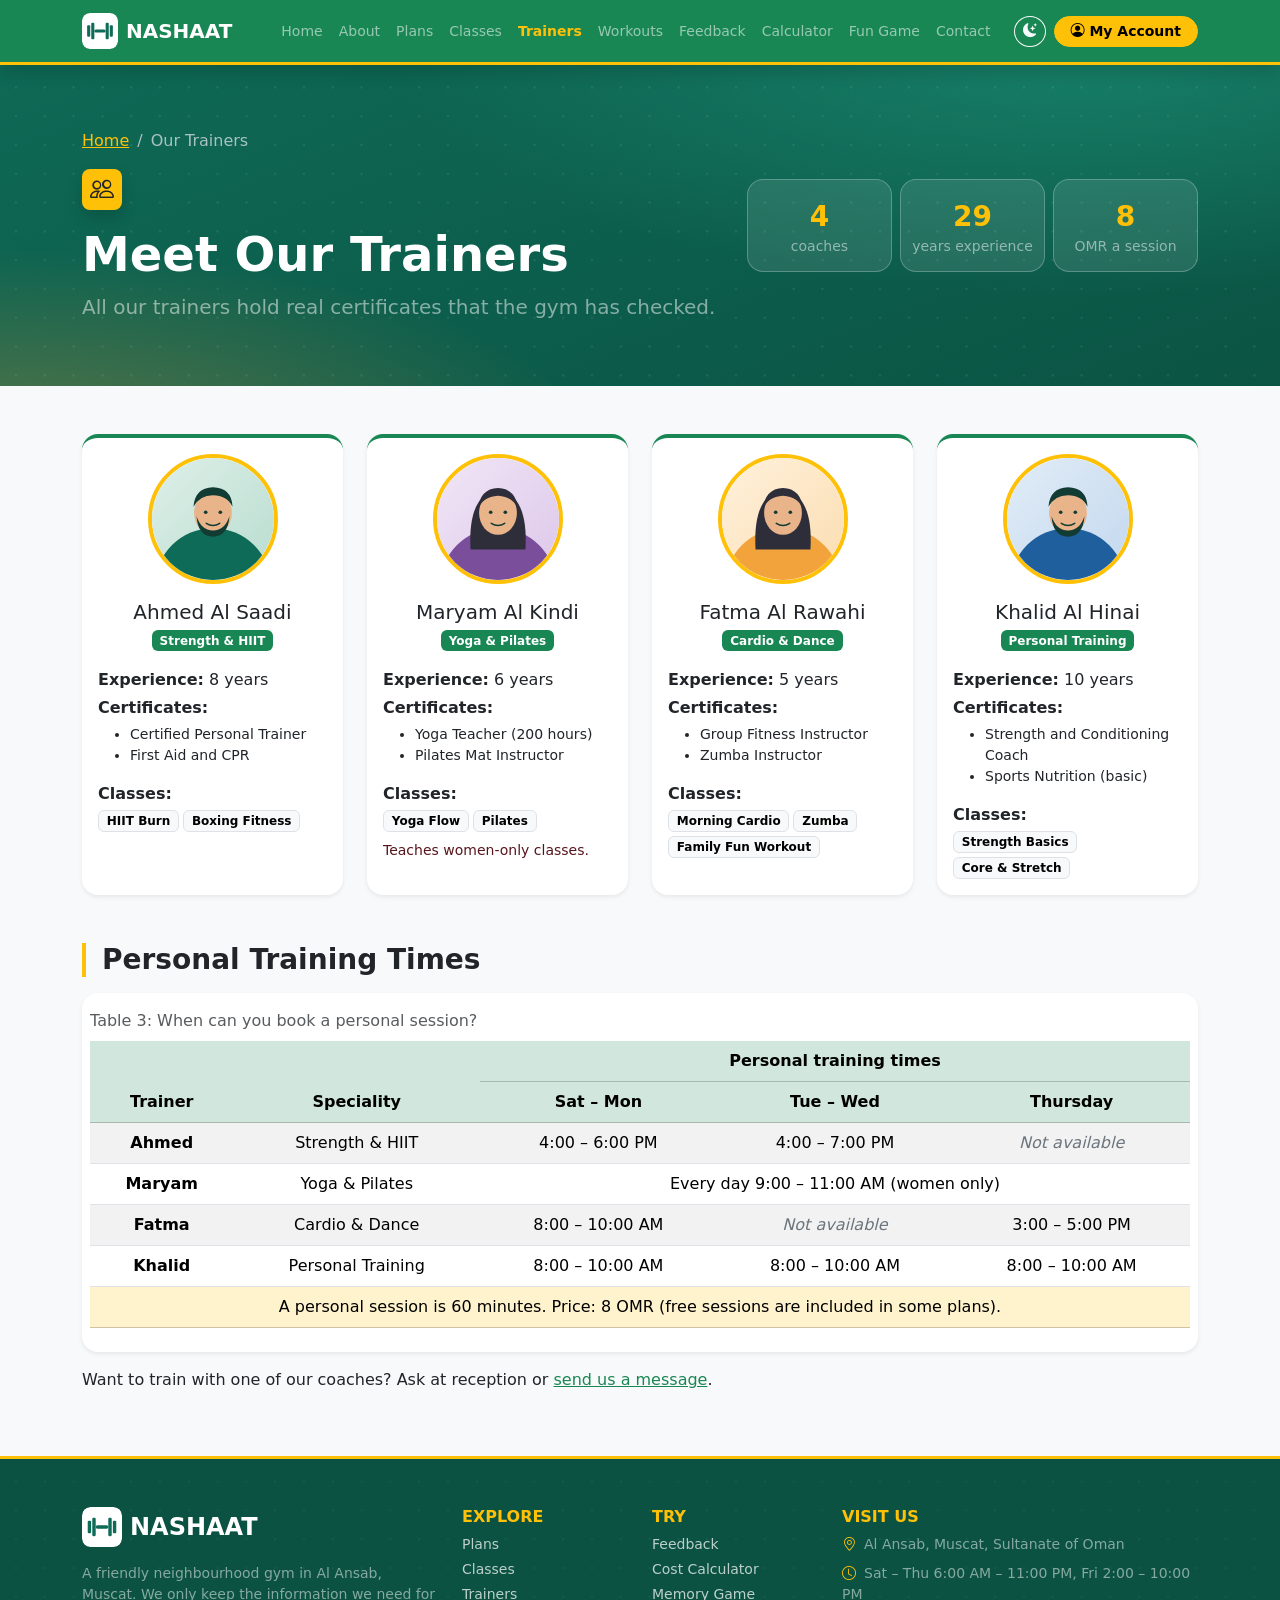
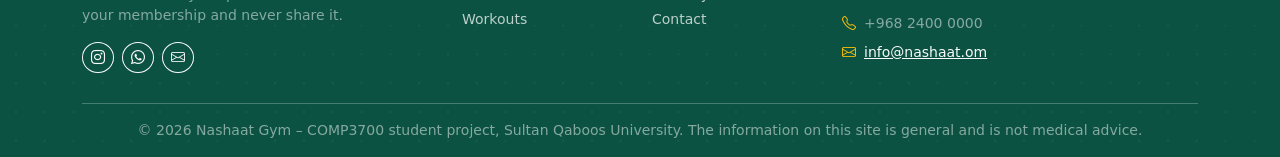
<file: trainers.html>
<!DOCTYPE html>
<!-- Nashaat Gym - COMP3700 Project Part III
     Page: trainers.html - trainer cards and the personal training times table
     Styling: Bootstrap 5.3 only (no CSS file, no style tags, no inline styles). -->
<html lang="en">
<head>
    <meta charset="utf-8" />
    <meta name="viewport" content="width=device-width, initial-scale=1.0" />
    <meta name="description" content="Meet the certified trainers at Nashaat Gym, their specializations, classes, and personal training times." />
    <meta name="keywords" content="gym, fitness, Oman, Muscat, Al Ansab, classes, Nashaat" />
    <meta name="author" content="Sulaiman Nasser, Hazza Albadi, Yazn Alhajri" />
    <title>Our Trainers | Nashaat Gym</title>
    <link rel="icon" type="image/svg+xml" href="images/logo.svg" />

    <!-- Bootstrap (a local copy, so the website also works without internet) -->
    <link rel="stylesheet" href="bootstrap/css/bootstrap.min.css" />
    <!-- Bootstrap Icons (the small pictures like <i class="bi bi-clock"></i>) -->
    <link rel="stylesheet" href="bootstrap/icons/bootstrap-icons.min.css" />

    <!-- dark / light mode: use the visitor's last choice before the page is drawn
         (Bootstrap 5.3 changes all its colours when <html> has data-bs-theme="dark") -->
    <script>
        try {
            if (localStorage.getItem("nashaatTheme") == "dark") {
                document.documentElement.setAttribute("data-bs-theme", "dark");
            }
        } catch (error) { /* storage blocked: stay in light mode */ }
    </script>
</head>

<!-- d-flex flex-column min-vh-100 keeps the footer at the bottom on short pages -->
<body class="d-flex flex-column min-vh-100 bg-body-tertiary">

    <!-- for keyboard users: press Tab once and this link appears -->
    <a class="visually-hidden-focusable btn btn-warning position-absolute top-0 start-0 m-2 z-3" href="#content">Skip to main content</a>

    <!-- ===== NAVIGATION BAR (same on all pages) =====
         navbar-expand-xl: full menu on big screens, a "hamburger" button on small screens -->
    <nav class="navbar navbar-expand-xl bg-success sticky-top border-bottom border-warning border-3 shadow" data-bs-theme="dark">
        <div class="container">
            <a class="navbar-brand d-flex align-items-center gap-2" href="index.html">
                <img src="images/logo.svg" alt="Nashaat logo" width="36" height="36" class="rounded-3" />
                <span class="fw-bold">NASHAAT</span>
            </a>
            <!-- this button only shows on small screens and slides the menu in from the right -->
            <button class="navbar-toggler border-0" type="button" data-bs-toggle="offcanvas" data-bs-target="#mainMenu"
                    aria-controls="mainMenu" aria-label="Open the menu">
                <span class="navbar-toggler-icon"></span>
            </button>
            <!-- Bootstrap OFFCANVAS: a side menu on phones, a normal menu bar on big screens -->
            <div class="offcanvas offcanvas-end text-bg-success" tabindex="-1" id="mainMenu" aria-labelledby="mainMenuLabel">
                <div class="offcanvas-header border-bottom border-light border-opacity-25">
                    <h2 class="offcanvas-title h5 d-flex align-items-center gap-2 mb-0" id="mainMenuLabel">
                        <img src="images/logo.svg" alt="" width="32" height="32" class="rounded-3" /> NASHAAT
                    </h2>
                    <button type="button" class="btn-close btn-close-white" data-bs-dismiss="offcanvas" aria-label="Close"></button>
                </div>
                <div class="offcanvas-body align-items-xl-center">
                    <ul class="navbar-nav ms-auto small fw-medium">
                        <li class="nav-item"><a class="nav-link text-nowrap px-xl-2" href="index.html"><i class="bi bi-house me-2 d-xl-none"></i>Home</a></li>
                        <li class="nav-item"><a class="nav-link text-nowrap px-xl-2" href="about.html"><i class="bi bi-info-circle me-2 d-xl-none"></i>About</a></li>
                        <li class="nav-item"><a class="nav-link text-nowrap px-xl-2" href="plans.html"><i class="bi bi-tags me-2 d-xl-none"></i>Plans</a></li>
                        <li class="nav-item"><a class="nav-link text-nowrap px-xl-2" href="classes.html"><i class="bi bi-calendar-week me-2 d-xl-none"></i>Classes</a></li>
                        <li class="nav-item"><a class="nav-link active fw-semibold text-warning text-nowrap px-xl-2" aria-current="page" href="trainers.html"><i class="bi bi-people me-2 d-xl-none"></i>Trainers</a></li>
                        <li class="nav-item"><a class="nav-link text-nowrap px-xl-2" href="workout.html"><i class="bi bi-lightning-charge me-2 d-xl-none"></i>Workouts</a></li>
                        <li class="nav-item"><a class="nav-link text-nowrap px-xl-2" href="questionnaire.html"><i class="bi bi-chat-heart me-2 d-xl-none"></i>Feedback</a></li>
                        <li class="nav-item"><a class="nav-link text-nowrap px-xl-2" href="calculator.html"><i class="bi bi-calculator me-2 d-xl-none"></i>Calculator</a></li>
                        <li class="nav-item"><a class="nav-link text-nowrap px-xl-2" href="funpage.html"><i class="bi bi-controller me-2 d-xl-none"></i>Fun Game</a></li>
                        <li class="nav-item"><a class="nav-link text-nowrap px-xl-2" href="contact.html"><i class="bi bi-envelope me-2 d-xl-none"></i>Contact</a></li>
                    </ul>
                    <div class="d-flex align-items-center gap-2 ms-xl-3 mt-3 mt-xl-0">
                        <!-- dark / light mode button (js/effects.js) -->
                        <button type="button" id="themeToggle" class="btn btn-sm btn-outline-light rounded-circle"
                                aria-label="Switch between dark and light mode" title="Dark / light mode">
                            <i class="bi bi-moon-stars-fill"></i>
                        </button>
                        <a class="btn btn-warning btn-sm rounded-pill px-3 fw-semibold text-nowrap" href="dashboard.html">
                            <i class="bi bi-person-circle me-1"></i>My Account</a>
                    </div>
                </div>
            </div>
        </div>
    </nav>

    <!-- ===== PAGE TITLE (dark band with a pattern picture behind the text + 3 quick facts) ===== -->
    <header class="position-relative overflow-hidden bg-success text-white" data-bs-theme="dark">
        <img src="images/pattern.svg" alt="" class="position-absolute top-0 start-0 w-100 h-100 object-fit-cover" />
        <div class="container position-relative py-5">
            <div class="row g-4 align-items-center py-lg-3">
                <div class="col-lg-7" data-enter="data-enter">
                    <nav aria-label="breadcrumb">
                        <ol class="breadcrumb small mb-3">
                            <li class="breadcrumb-item"><a class="link-warning" href="index.html">Home</a></li>
                            <li class="breadcrumb-item active" aria-current="page">Our Trainers</li>
                        </ol>
                    </nav>
                    <span class="d-inline-flex bg-warning text-dark rounded-3 p-2 fs-4 lh-1 mb-3 shadow"><i class="bi bi-people"></i></span>
                    <h1 class="display-5 fw-bold mb-2">Meet Our Trainers</h1>
                    <p class="lead text-white-50 mb-0">All our trainers hold real certificates that the gym has checked.</p>
                </div>
                <div class="col-lg-5">
                    <div class="row g-2 text-center" data-enter="data-enter">
                        <div class="col-4">
                            <div class="bg-white bg-opacity-10 border border-light border-opacity-25 rounded-4 py-3 px-2 h-100">
                                <p class="fs-3 fw-bold text-warning mb-0"><span data-count="4">4</span></p>
                                <p class="small text-white-50 mb-0 lh-sm">coaches</p>
                            </div>
                        </div>
                        <div class="col-4">
                            <div class="bg-white bg-opacity-10 border border-light border-opacity-25 rounded-4 py-3 px-2 h-100">
                                <p class="fs-3 fw-bold text-warning mb-0"><span data-count="29">29</span></p>
                                <p class="small text-white-50 mb-0 lh-sm">years experience</p>
                            </div>
                        </div>
                        <div class="col-4">
                            <div class="bg-white bg-opacity-10 border border-light border-opacity-25 rounded-4 py-3 px-2 h-100">
                                <p class="fs-3 fw-bold text-warning mb-0"><span data-count="8">8</span></p>
                                <p class="small text-white-50 mb-0 lh-sm">OMR a session</p>
                            </div>
                        </div>
                    </div>
                </div>
            </div>
        </div>
    </header>

    <!-- ===== MAIN CONTENT ===== -->
    <main id="content" class="container py-5">
        <div class="row g-4 mb-5">
            <div class="col-sm-6 col-lg-3">
                <div class="card h-100 border-0 shadow-sm rounded-4 border-top border-success border-4">
                    <div class="card-body">
                        <img src="images/trainers/trainer1.svg" alt="Photo of trainer Ahmed Al Saadi" width="130" height="130"
                             class="rounded-circle border border-4 border-warning d-block mx-auto mb-3" />
                        <h2 class="h5 text-center mb-1">Ahmed Al Saadi</h2>
                        <p class="text-center"><span class="badge text-bg-success">Strength &amp; HIIT</span></p>
                        <p class="mb-1"><strong>Experience:</strong> 8 years</p>
                        <p class="mb-1"><strong>Certificates:</strong></p>
                        <ul class="small">
                            <li>Certified Personal Trainer</li>
                            <li>First Aid and CPR</li>
                        </ul>
                        <p class="mb-1"><strong>Classes:</strong></p>
                        <p class="d-flex flex-wrap gap-1 mb-0"><span class="badge text-bg-light border">HIIT Burn</span> <span class="badge text-bg-light border">Boxing Fitness</span></p>
                    </div>
                </div>
            </div>
            <div class="col-sm-6 col-lg-3">
                <div class="card h-100 border-0 shadow-sm rounded-4 border-top border-success border-4">
                    <div class="card-body">
                        <img src="images/trainers/trainer2.svg" alt="Photo of trainer Maryam Al Kindi" width="130" height="130"
                             class="rounded-circle border border-4 border-warning d-block mx-auto mb-3" />
                        <h2 class="h5 text-center mb-1">Maryam Al Kindi</h2>
                        <p class="text-center"><span class="badge text-bg-success">Yoga &amp; Pilates</span></p>
                        <p class="mb-1"><strong>Experience:</strong> 6 years</p>
                        <p class="mb-1"><strong>Certificates:</strong></p>
                        <ul class="small">
                            <li>Yoga Teacher (200 hours)</li>
                            <li>Pilates Mat Instructor</li>
                        </ul>
                        <p class="mb-1"><strong>Classes:</strong></p>
                        <p class="d-flex flex-wrap gap-1 mb-0"><span class="badge text-bg-light border">Yoga Flow</span> <span class="badge text-bg-light border">Pilates</span></p>
                        <p class="small text-danger-emphasis mb-0 mt-2">Teaches women-only classes.</p>
                    </div>
                </div>
            </div>
            <div class="col-sm-6 col-lg-3">
                <div class="card h-100 border-0 shadow-sm rounded-4 border-top border-success border-4">
                    <div class="card-body">
                        <img src="images/trainers/trainer3.svg" alt="Photo of trainer Fatma Al Rawahi" width="130" height="130"
                             class="rounded-circle border border-4 border-warning d-block mx-auto mb-3" />
                        <h2 class="h5 text-center mb-1">Fatma Al Rawahi</h2>
                        <p class="text-center"><span class="badge text-bg-success">Cardio &amp; Dance</span></p>
                        <p class="mb-1"><strong>Experience:</strong> 5 years</p>
                        <p class="mb-1"><strong>Certificates:</strong></p>
                        <ul class="small">
                            <li>Group Fitness Instructor</li>
                            <li>Zumba Instructor</li>
                        </ul>
                        <p class="mb-1"><strong>Classes:</strong></p>
                        <p class="d-flex flex-wrap gap-1 mb-0"><span class="badge text-bg-light border">Morning Cardio</span> <span class="badge text-bg-light border">Zumba</span> <span class="badge text-bg-light border">Family Fun Workout</span></p>
                    </div>
                </div>
            </div>
            <div class="col-sm-6 col-lg-3">
                <div class="card h-100 border-0 shadow-sm rounded-4 border-top border-success border-4">
                    <div class="card-body">
                        <img src="images/trainers/trainer4.svg" alt="Photo of trainer Khalid Al Hinai" width="130" height="130"
                             class="rounded-circle border border-4 border-warning d-block mx-auto mb-3" />
                        <h2 class="h5 text-center mb-1">Khalid Al Hinai</h2>
                        <p class="text-center"><span class="badge text-bg-success">Personal Training</span></p>
                        <p class="mb-1"><strong>Experience:</strong> 10 years</p>
                        <p class="mb-1"><strong>Certificates:</strong></p>
                        <ul class="small">
                            <li>Strength and Conditioning Coach</li>
                            <li>Sports Nutrition (basic)</li>
                        </ul>
                        <p class="mb-1"><strong>Classes:</strong></p>
                        <p class="d-flex flex-wrap gap-1 mb-0"><span class="badge text-bg-light border">Strength Basics</span> <span class="badge text-bg-light border">Core &amp; Stretch</span></p>
                    </div>
                </div>
            </div>
        </div>

        <!-- ===== TABLE 3: PERSONAL TRAINING TIMES ===== -->
        <h2 class="h3 fw-bold border-start border-warning border-4 ps-3 mb-3">Personal Training Times</h2>
        <div class="table-responsive bg-body rounded-4 shadow-sm p-2 mb-3">
            <table class="table table-striped table-hover align-middle text-center caption-top">
                <caption>Table 3: When can you book a personal session?</caption>
                <thead class="table-success">
                    <tr>
                        <th rowspan="2">Trainer</th>
                        <th rowspan="2">Speciality</th>
                        <th colspan="3">Personal training times</th>
                    </tr>
                    <tr>
                        <th>Sat &ndash; Mon</th>
                        <th>Tue &ndash; Wed</th>
                        <th>Thursday</th>
                    </tr>
                </thead>
                <tbody>
                    <tr>
                        <th scope="row">Ahmed</th>
                        <td>Strength &amp; HIIT</td>
                        <td>4:00 &ndash; 6:00 PM</td>
                        <td>4:00 &ndash; 7:00 PM</td>
                        <td class="text-secondary fst-italic">Not available</td>
                    </tr>
                    <tr>
                        <th scope="row">Maryam</th>
                        <td>Yoga &amp; Pilates</td>
                        <td colspan="3">Every day 9:00 &ndash; 11:00 AM (women only)</td>
                    </tr>
                    <tr>
                        <th scope="row">Fatma</th>
                        <td>Cardio &amp; Dance</td>
                        <td>8:00 &ndash; 10:00 AM</td>
                        <td class="text-secondary fst-italic">Not available</td>
                        <td>3:00 &ndash; 5:00 PM</td>
                    </tr>
                    <tr>
                        <th scope="row">Khalid</th>
                        <td>Personal Training</td>
                        <td>8:00 &ndash; 10:00 AM</td>
                        <td>8:00 &ndash; 10:00 AM</td>
                        <td>8:00 &ndash; 10:00 AM</td>
                    </tr>
                </tbody>
                <tfoot class="table-warning">
                    <tr>
                        <td colspan="5">A personal session is 60 minutes. Price: 8 OMR (free sessions are included in some plans).</td>
                    </tr>
                </tfoot>
            </table>
        </div>
        <p>Want to train with one of our coaches? Ask at reception or
        <a class="link-success" href="contact.html">send us a message</a>.</p>
    </main>

    <!-- ===== FOOTER (same on all pages) ===== -->
    <!-- the footer.svg picture gives the footer our dark teal colour (#0B5242) -->
    <footer class="position-relative overflow-hidden bg-success text-light mt-auto pt-5 border-top border-warning border-3" data-bs-theme="dark">
        <img src="images/footer.svg" alt="" class="position-absolute top-0 start-0 w-100 h-100 object-fit-cover" />
        <div class="container position-relative">
            <div class="row g-4">
                <div class="col-lg-4">
                    <a class="d-flex align-items-center gap-2 text-decoration-none text-white mb-3" href="index.html">
                        <img src="images/logo.svg" alt="" width="40" height="40" class="rounded-3" />
                        <span class="fs-4 fw-bold">NASHAAT</span>
                    </a>
                    <p class="text-white-50 small">A friendly neighbourhood gym in Al Ansab, Muscat.
                    We only keep the information we need for your membership and never share it.</p>
                    <div class="d-flex gap-2">
                        <a class="btn btn-outline-light btn-sm rounded-circle" href="#" aria-label="Instagram" data-bs-toggle="tooltip" data-bs-title="Instagram"><i class="bi bi-instagram"></i></a>
                        <a class="btn btn-outline-light btn-sm rounded-circle" href="#" aria-label="WhatsApp" data-bs-toggle="tooltip" data-bs-title="WhatsApp"><i class="bi bi-whatsapp"></i></a>
                        <a class="btn btn-outline-light btn-sm rounded-circle" href="mailto:info@nashaat.om" aria-label="Email" data-bs-toggle="tooltip" data-bs-title="Email"><i class="bi bi-envelope"></i></a>
                    </div>
                </div>
                <div class="col-6 col-lg-2">
                    <h2 class="h6 text-warning text-uppercase fw-bold">Explore</h2>
                    <ul class="list-unstyled small d-grid gap-1">
                        <li><a class="link-light link-opacity-75 link-underline-opacity-0" href="plans.html">Plans</a></li>
                        <li><a class="link-light link-opacity-75 link-underline-opacity-0" href="classes.html">Classes</a></li>
                        <li><a class="link-light link-opacity-75 link-underline-opacity-0" href="trainers.html">Trainers</a></li>
                        <li><a class="link-light link-opacity-75 link-underline-opacity-0" href="workout.html">Workouts</a></li>
                    </ul>
                </div>
                <div class="col-6 col-lg-2">
                    <h2 class="h6 text-warning text-uppercase fw-bold">Try</h2>
                    <ul class="list-unstyled small d-grid gap-1">
                        <li><a class="link-light link-opacity-75 link-underline-opacity-0" href="questionnaire.html">Feedback</a></li>
                        <li><a class="link-light link-opacity-75 link-underline-opacity-0" href="calculator.html">Cost Calculator</a></li>
                        <li><a class="link-light link-opacity-75 link-underline-opacity-0" href="funpage.html">Memory Game</a></li>
                        <li><a class="link-light link-opacity-75 link-underline-opacity-0" href="contact.html">Contact</a></li>
                    </ul>
                </div>
                <div class="col-lg-4">
                    <h2 class="h6 text-warning text-uppercase fw-bold">Visit us</h2>
                    <ul class="list-unstyled small text-white-50 d-grid gap-2">
                        <li><i class="bi bi-geo-alt text-warning me-2"></i>Al Ansab, Muscat, Sultanate of Oman</li>
                        <li><i class="bi bi-clock text-warning me-2"></i>Sat &ndash; Thu 6:00 AM &ndash; 11:00 PM, Fri 2:00 &ndash; 10:00 PM</li>
                        <li><i class="bi bi-telephone text-warning me-2"></i>+968 2400 0000</li>
                        <li><i class="bi bi-envelope text-warning me-2"></i><a class="link-light" href="mailto:info@nashaat.om">info@nashaat.om</a></li>
                    </ul>
                </div>
            </div>
            <p class="text-center small text-white-50 border-top border-light border-opacity-25 pt-3 mt-4 mb-0 pb-3">
                &copy; 2026 Nashaat Gym &ndash; COMP3700 student project, Sultan Qaboos University.
                The information on this site is general and is not medical advice.
            </p>
        </div>
    </footer>

    <!-- back to top button (shown by js/effects.js after scrolling down) -->
    <button type="button" id="toTop" class="btn btn-warning rounded-circle shadow position-fixed bottom-0 end-0 m-4 z-3 d-none" aria-label="Back to top">
        <i class="bi bi-arrow-up fs-5"></i>
    </button>

    <!-- Bootstrap JavaScript (needed for the menu button, carousel, modal, accordion ...) -->
    <script src="bootstrap/js/bootstrap.bundle.min.js"></script>
    <!-- our animations (page entrance, scroll reveal, counting numbers ...) -->
    <script src="js/effects.js"></script>

</body>
</html>
</file>
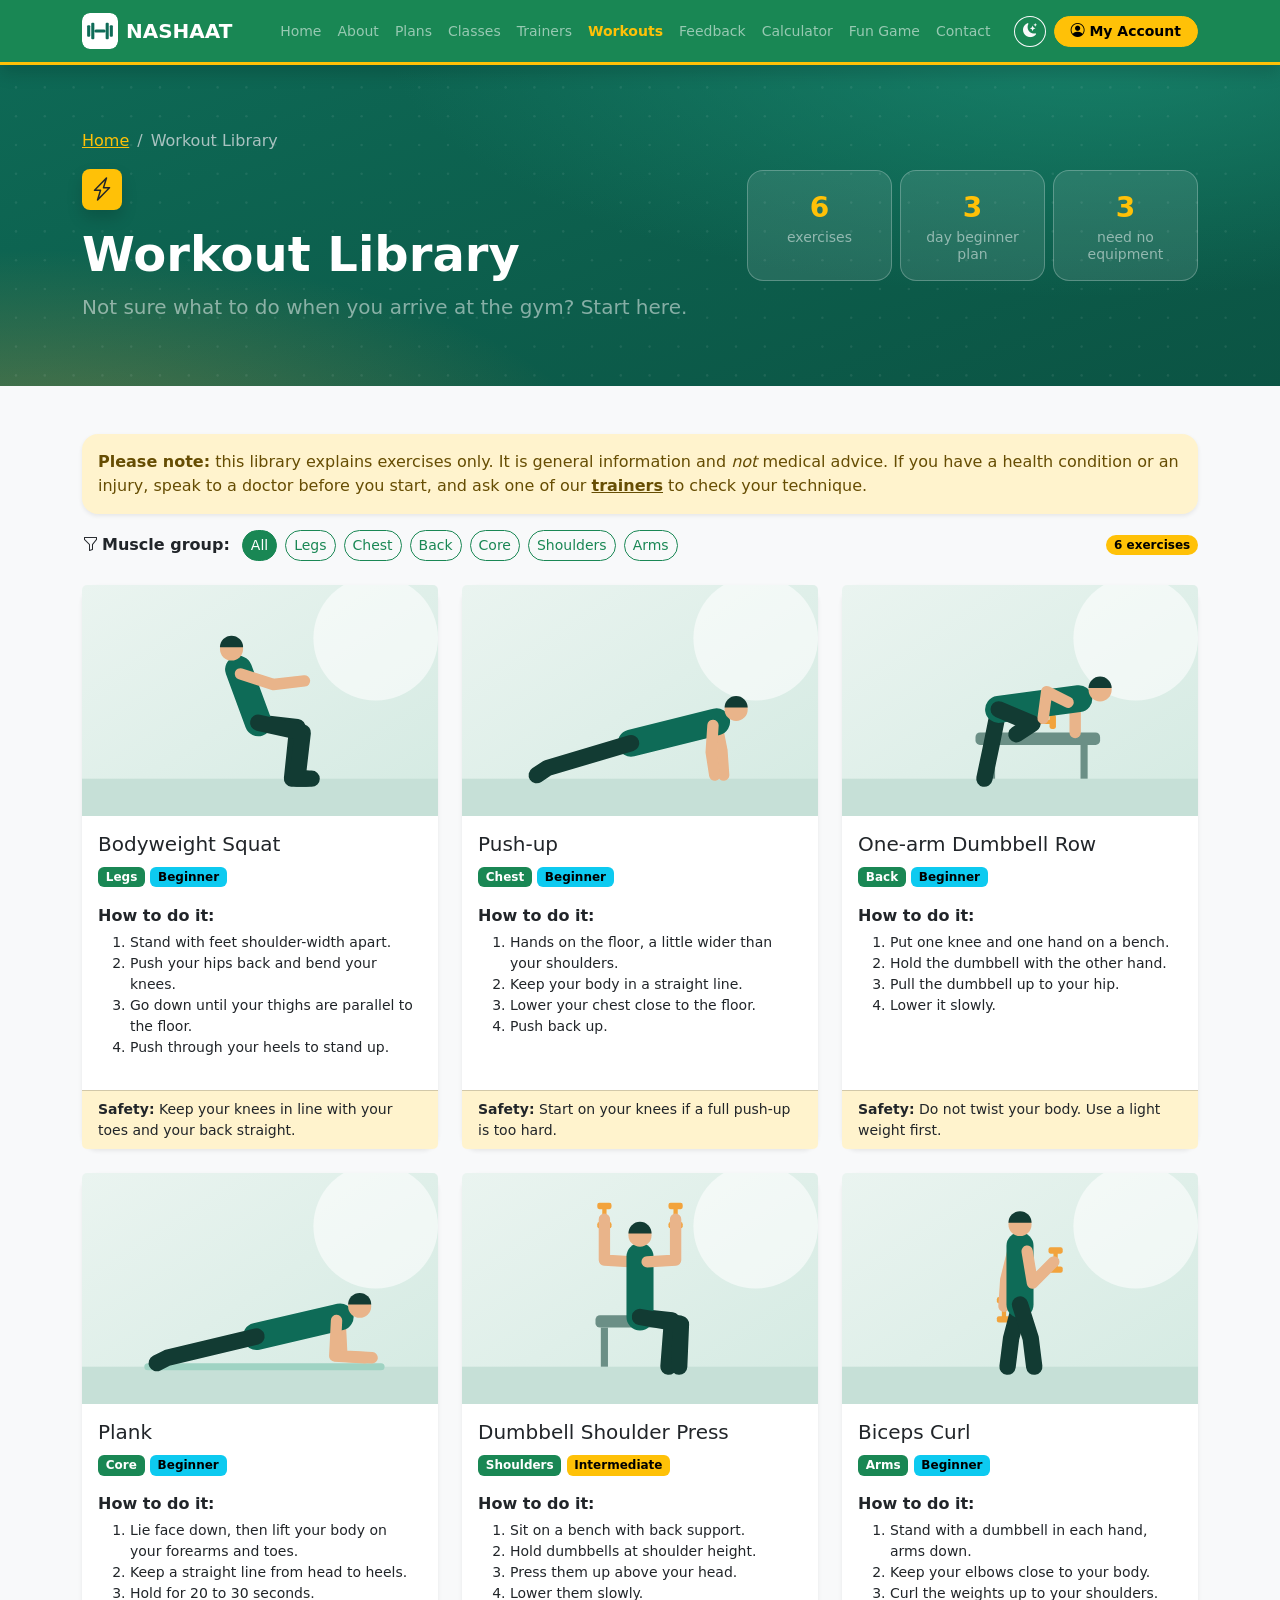
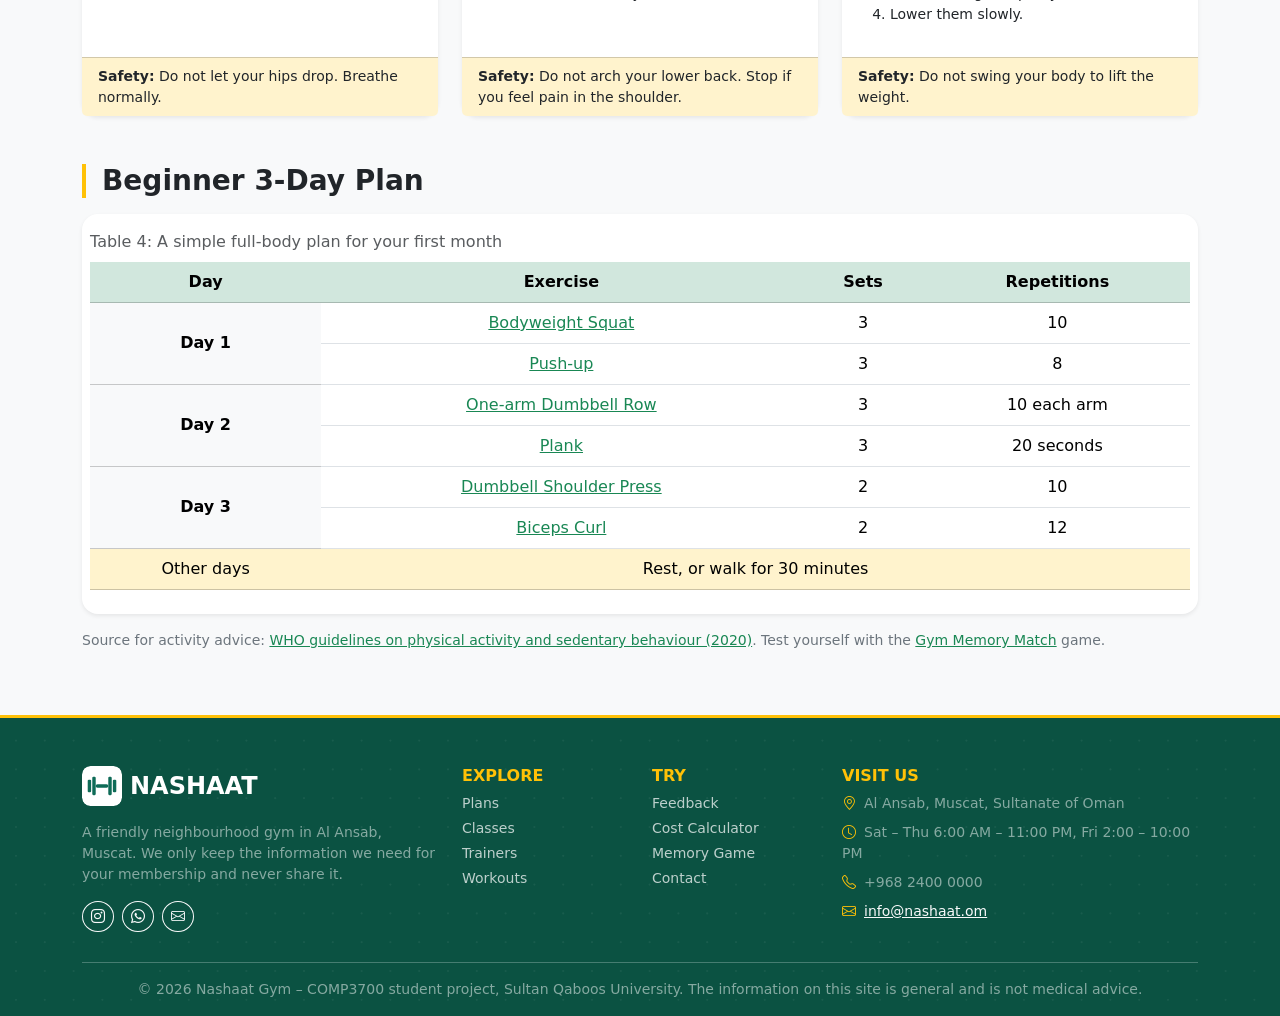
<file: workout.html>
<!DOCTYPE html>
<!-- Nashaat Gym - COMP3700 Project Part III
     Page: workout.html - exercise cards and the beginner plan table
     Styling: Bootstrap 5.3 only (no CSS file, no style tags, no inline styles). -->
<html lang="en">
<head>
    <meta charset="utf-8" />
    <meta name="viewport" content="width=device-width, initial-scale=1.0" />
    <meta name="description" content="Beginner workout library at Nashaat Gym: exercises by muscle group with steps and safety notes, and a 3-day beginner plan." />
    <meta name="keywords" content="gym, fitness, Oman, Muscat, Al Ansab, classes, Nashaat" />
    <meta name="author" content="Sulaiman Nasser, Hazza Albadi, Yazn Alhajri" />
    <title>Workout Library | Nashaat Gym</title>
    <link rel="icon" type="image/svg+xml" href="images/logo.svg" />

    <!-- Bootstrap (a local copy, so the website also works without internet) -->
    <link rel="stylesheet" href="bootstrap/css/bootstrap.min.css" />
    <!-- Bootstrap Icons (the small pictures like <i class="bi bi-clock"></i>) -->
    <link rel="stylesheet" href="bootstrap/icons/bootstrap-icons.min.css" />

    <!-- dark / light mode: use the visitor's last choice before the page is drawn
         (Bootstrap 5.3 changes all its colours when <html> has data-bs-theme="dark") -->
    <script>
        try {
            if (localStorage.getItem("nashaatTheme") == "dark") {
                document.documentElement.setAttribute("data-bs-theme", "dark");
            }
        } catch (error) { /* storage blocked: stay in light mode */ }
    </script>
</head>

<!-- d-flex flex-column min-vh-100 keeps the footer at the bottom on short pages -->
<body class="d-flex flex-column min-vh-100 bg-body-tertiary">

    <!-- for keyboard users: press Tab once and this link appears -->
    <a class="visually-hidden-focusable btn btn-warning position-absolute top-0 start-0 m-2 z-3" href="#content">Skip to main content</a>

    <!-- ===== NAVIGATION BAR (same on all pages) =====
         navbar-expand-xl: full menu on big screens, a "hamburger" button on small screens -->
    <nav class="navbar navbar-expand-xl bg-success sticky-top border-bottom border-warning border-3 shadow" data-bs-theme="dark">
        <div class="container">
            <a class="navbar-brand d-flex align-items-center gap-2" href="index.html">
                <img src="images/logo.svg" alt="Nashaat logo" width="36" height="36" class="rounded-3" />
                <span class="fw-bold">NASHAAT</span>
            </a>
            <!-- this button only shows on small screens and slides the menu in from the right -->
            <button class="navbar-toggler border-0" type="button" data-bs-toggle="offcanvas" data-bs-target="#mainMenu"
                    aria-controls="mainMenu" aria-label="Open the menu">
                <span class="navbar-toggler-icon"></span>
            </button>
            <!-- Bootstrap OFFCANVAS: a side menu on phones, a normal menu bar on big screens -->
            <div class="offcanvas offcanvas-end text-bg-success" tabindex="-1" id="mainMenu" aria-labelledby="mainMenuLabel">
                <div class="offcanvas-header border-bottom border-light border-opacity-25">
                    <h2 class="offcanvas-title h5 d-flex align-items-center gap-2 mb-0" id="mainMenuLabel">
                        <img src="images/logo.svg" alt="" width="32" height="32" class="rounded-3" /> NASHAAT
                    </h2>
                    <button type="button" class="btn-close btn-close-white" data-bs-dismiss="offcanvas" aria-label="Close"></button>
                </div>
                <div class="offcanvas-body align-items-xl-center">
                    <ul class="navbar-nav ms-auto small fw-medium">
                        <li class="nav-item"><a class="nav-link text-nowrap px-xl-2" href="index.html"><i class="bi bi-house me-2 d-xl-none"></i>Home</a></li>
                        <li class="nav-item"><a class="nav-link text-nowrap px-xl-2" href="about.html"><i class="bi bi-info-circle me-2 d-xl-none"></i>About</a></li>
                        <li class="nav-item"><a class="nav-link text-nowrap px-xl-2" href="plans.html"><i class="bi bi-tags me-2 d-xl-none"></i>Plans</a></li>
                        <li class="nav-item"><a class="nav-link text-nowrap px-xl-2" href="classes.html"><i class="bi bi-calendar-week me-2 d-xl-none"></i>Classes</a></li>
                        <li class="nav-item"><a class="nav-link text-nowrap px-xl-2" href="trainers.html"><i class="bi bi-people me-2 d-xl-none"></i>Trainers</a></li>
                        <li class="nav-item"><a class="nav-link active fw-semibold text-warning text-nowrap px-xl-2" aria-current="page" href="workout.html"><i class="bi bi-lightning-charge me-2 d-xl-none"></i>Workouts</a></li>
                        <li class="nav-item"><a class="nav-link text-nowrap px-xl-2" href="questionnaire.html"><i class="bi bi-chat-heart me-2 d-xl-none"></i>Feedback</a></li>
                        <li class="nav-item"><a class="nav-link text-nowrap px-xl-2" href="calculator.html"><i class="bi bi-calculator me-2 d-xl-none"></i>Calculator</a></li>
                        <li class="nav-item"><a class="nav-link text-nowrap px-xl-2" href="funpage.html"><i class="bi bi-controller me-2 d-xl-none"></i>Fun Game</a></li>
                        <li class="nav-item"><a class="nav-link text-nowrap px-xl-2" href="contact.html"><i class="bi bi-envelope me-2 d-xl-none"></i>Contact</a></li>
                    </ul>
                    <div class="d-flex align-items-center gap-2 ms-xl-3 mt-3 mt-xl-0">
                        <!-- dark / light mode button (js/effects.js) -->
                        <button type="button" id="themeToggle" class="btn btn-sm btn-outline-light rounded-circle"
                                aria-label="Switch between dark and light mode" title="Dark / light mode">
                            <i class="bi bi-moon-stars-fill"></i>
                        </button>
                        <a class="btn btn-warning btn-sm rounded-pill px-3 fw-semibold text-nowrap" href="dashboard.html">
                            <i class="bi bi-person-circle me-1"></i>My Account</a>
                    </div>
                </div>
            </div>
        </div>
    </nav>

    <!-- ===== PAGE TITLE (dark band with a pattern picture behind the text + 3 quick facts) ===== -->
    <header class="position-relative overflow-hidden bg-success text-white" data-bs-theme="dark">
        <img src="images/pattern.svg" alt="" class="position-absolute top-0 start-0 w-100 h-100 object-fit-cover" />
        <div class="container position-relative py-5">
            <div class="row g-4 align-items-center py-lg-3">
                <div class="col-lg-7" data-enter="data-enter">
                    <nav aria-label="breadcrumb">
                        <ol class="breadcrumb small mb-3">
                            <li class="breadcrumb-item"><a class="link-warning" href="index.html">Home</a></li>
                            <li class="breadcrumb-item active" aria-current="page">Workout Library</li>
                        </ol>
                    </nav>
                    <span class="d-inline-flex bg-warning text-dark rounded-3 p-2 fs-4 lh-1 mb-3 shadow"><i class="bi bi-lightning-charge"></i></span>
                    <h1 class="display-5 fw-bold mb-2">Workout Library</h1>
                    <p class="lead text-white-50 mb-0">Not sure what to do when you arrive at the gym? Start here.</p>
                </div>
                <div class="col-lg-5">
                    <div class="row g-2 text-center" data-enter="data-enter">
                        <div class="col-4">
                            <div class="bg-white bg-opacity-10 border border-light border-opacity-25 rounded-4 py-3 px-2 h-100">
                                <p class="fs-3 fw-bold text-warning mb-0"><span data-count="6">6</span></p>
                                <p class="small text-white-50 mb-0 lh-sm">exercises</p>
                            </div>
                        </div>
                        <div class="col-4">
                            <div class="bg-white bg-opacity-10 border border-light border-opacity-25 rounded-4 py-3 px-2 h-100">
                                <p class="fs-3 fw-bold text-warning mb-0"><span data-count="3">3</span></p>
                                <p class="small text-white-50 mb-0 lh-sm">day beginner plan</p>
                            </div>
                        </div>
                        <div class="col-4">
                            <div class="bg-white bg-opacity-10 border border-light border-opacity-25 rounded-4 py-3 px-2 h-100">
                                <p class="fs-3 fw-bold text-warning mb-0"><span data-count="3">3</span></p>
                                <p class="small text-white-50 mb-0 lh-sm">need no equipment</p>
                            </div>
                        </div>
                    </div>
                </div>
            </div>
        </div>
    </header>

    <!-- ===== MAIN CONTENT ===== -->
    <main id="content" class="container py-5">
        <div class="alert border-0 shadow-sm rounded-4 alert-warning">
            <strong>Please note:</strong> this library explains exercises only. It is general information and
            <em>not</em> medical advice. If you have a health condition or an injury, speak to a doctor before you
            start, and ask one of our <a class="alert-link" href="trainers.html">trainers</a> to check your technique.
        </div>

        <!-- ===== FILTER BUTTONS (js/workout.js shows only the cards of the chosen muscle group) ===== -->
        <div class="d-flex flex-wrap align-items-center gap-2 mb-4" id="filterButtons" role="group" aria-label="Filter by muscle group">
            <span class="fw-semibold me-1"><i class="bi bi-funnel me-1"></i>Muscle group:</span>
            <button type="button" class="btn rounded-pill btn-success btn-sm" data-group="All">All</button>
            <button type="button" class="btn rounded-pill btn-outline-success btn-sm" data-group="Legs">Legs</button>
            <button type="button" class="btn rounded-pill btn-outline-success btn-sm" data-group="Chest">Chest</button>
            <button type="button" class="btn rounded-pill btn-outline-success btn-sm" data-group="Back">Back</button>
            <button type="button" class="btn rounded-pill btn-outline-success btn-sm" data-group="Core">Core</button>
            <button type="button" class="btn rounded-pill btn-outline-success btn-sm" data-group="Shoulders">Shoulders</button>
            <button type="button" class="btn rounded-pill btn-outline-success btn-sm" data-group="Arms">Arms</button>
            <span class="badge rounded-pill text-bg-warning ms-auto" id="filterCount">6 exercises</span>
        </div>

        <div class="row g-4 mb-5">
            <div class="col-md-6 col-lg-4" id="legs" data-group="Legs">
                <div class="card h-100 border-0 shadow-sm rounded-4">
                    <img src="images/exercises/ex-squat.svg" class="card-img-top" alt="Bodyweight Squat - Legs exercise" />
                    <div class="card-body">
                        <h3 class="h5 card-title">Bodyweight Squat</h3>
                        <p><span class="badge text-bg-success">Legs</span> <span class="badge text-bg-info">Beginner</span></p>
                        <p class="fw-semibold mb-1">How to do it:</p>
                        <ol class="small">
                            <li>Stand with feet shoulder-width apart.</li>
                            <li>Push your hips back and bend your knees.</li>
                            <li>Go down until your thighs are parallel to the floor.</li>
                            <li>Push through your heels to stand up.</li>
                        </ol>
                    </div>
                    <div class="card-footer small bg-warning-subtle"><strong>Safety:</strong> Keep your knees in line with your toes and your back straight.</div>
                </div>
            </div>
            <div class="col-md-6 col-lg-4" id="chest" data-group="Chest">
                <div class="card h-100 border-0 shadow-sm rounded-4">
                    <img src="images/exercises/ex-pushup.svg" class="card-img-top" alt="Push-up - Chest exercise" />
                    <div class="card-body">
                        <h3 class="h5 card-title">Push-up</h3>
                        <p><span class="badge text-bg-success">Chest</span> <span class="badge text-bg-info">Beginner</span></p>
                        <p class="fw-semibold mb-1">How to do it:</p>
                        <ol class="small">
                            <li>Hands on the floor, a little wider than your shoulders.</li>
                            <li>Keep your body in a straight line.</li>
                            <li>Lower your chest close to the floor.</li>
                            <li>Push back up.</li>
                        </ol>
                    </div>
                    <div class="card-footer small bg-warning-subtle"><strong>Safety:</strong> Start on your knees if a full push-up is too hard.</div>
                </div>
            </div>
            <div class="col-md-6 col-lg-4" id="back" data-group="Back">
                <div class="card h-100 border-0 shadow-sm rounded-4">
                    <img src="images/exercises/ex-row.svg" class="card-img-top" alt="One-arm Dumbbell Row - Back exercise" />
                    <div class="card-body">
                        <h3 class="h5 card-title">One-arm Dumbbell Row</h3>
                        <p><span class="badge text-bg-success">Back</span> <span class="badge text-bg-info">Beginner</span></p>
                        <p class="fw-semibold mb-1">How to do it:</p>
                        <ol class="small">
                            <li>Put one knee and one hand on a bench.</li>
                            <li>Hold the dumbbell with the other hand.</li>
                            <li>Pull the dumbbell up to your hip.</li>
                            <li>Lower it slowly.</li>
                        </ol>
                    </div>
                    <div class="card-footer small bg-warning-subtle"><strong>Safety:</strong> Do not twist your body. Use a light weight first.</div>
                </div>
            </div>
            <div class="col-md-6 col-lg-4" id="core" data-group="Core">
                <div class="card h-100 border-0 shadow-sm rounded-4">
                    <img src="images/exercises/ex-plank.svg" class="card-img-top" alt="Plank - Core exercise" />
                    <div class="card-body">
                        <h3 class="h5 card-title">Plank</h3>
                        <p><span class="badge text-bg-success">Core</span> <span class="badge text-bg-info">Beginner</span></p>
                        <p class="fw-semibold mb-1">How to do it:</p>
                        <ol class="small">
                            <li>Lie face down, then lift your body on your forearms and toes.</li>
                            <li>Keep a straight line from head to heels.</li>
                            <li>Hold for 20 to 30 seconds.</li>
                        </ol>
                    </div>
                    <div class="card-footer small bg-warning-subtle"><strong>Safety:</strong> Do not let your hips drop. Breathe normally.</div>
                </div>
            </div>
            <div class="col-md-6 col-lg-4" id="shoulders" data-group="Shoulders">
                <div class="card h-100 border-0 shadow-sm rounded-4">
                    <img src="images/exercises/ex-press.svg" class="card-img-top" alt="Dumbbell Shoulder Press - Shoulders exercise" />
                    <div class="card-body">
                        <h3 class="h5 card-title">Dumbbell Shoulder Press</h3>
                        <p><span class="badge text-bg-success">Shoulders</span> <span class="badge text-bg-warning">Intermediate</span></p>
                        <p class="fw-semibold mb-1">How to do it:</p>
                        <ol class="small">
                            <li>Sit on a bench with back support.</li>
                            <li>Hold dumbbells at shoulder height.</li>
                            <li>Press them up above your head.</li>
                            <li>Lower them slowly.</li>
                        </ol>
                    </div>
                    <div class="card-footer small bg-warning-subtle"><strong>Safety:</strong> Do not arch your lower back. Stop if you feel pain in the shoulder.</div>
                </div>
            </div>
            <div class="col-md-6 col-lg-4" id="arms" data-group="Arms">
                <div class="card h-100 border-0 shadow-sm rounded-4">
                    <img src="images/exercises/ex-curl.svg" class="card-img-top" alt="Biceps Curl - Arms exercise" />
                    <div class="card-body">
                        <h3 class="h5 card-title">Biceps Curl</h3>
                        <p><span class="badge text-bg-success">Arms</span> <span class="badge text-bg-info">Beginner</span></p>
                        <p class="fw-semibold mb-1">How to do it:</p>
                        <ol class="small">
                            <li>Stand with a dumbbell in each hand, arms down.</li>
                            <li>Keep your elbows close to your body.</li>
                            <li>Curl the weights up to your shoulders.</li>
                            <li>Lower them slowly.</li>
                        </ol>
                    </div>
                    <div class="card-footer small bg-warning-subtle"><strong>Safety:</strong> Do not swing your body to lift the weight.</div>
                </div>
            </div>
        </div>

        <!-- ===== TABLE 4: BEGINNER PLAN ===== -->
        <h2 class="h3 fw-bold border-start border-warning border-4 ps-3 mb-3">Beginner 3-Day Plan</h2>
        <div class="table-responsive bg-body rounded-4 shadow-sm p-2 mb-3">
            <table class="table table-hover align-middle text-center caption-top">
                <caption>Table 4: A simple full-body plan for your first month</caption>
                <thead class="table-success">
                    <tr><th>Day</th><th>Exercise</th><th>Sets</th><th>Repetitions</th></tr>
                </thead>
                <tbody>
                    <tr><th rowspan="2" class="table-light">Day 1</th><td><a class="link-success" href="#legs">Bodyweight Squat</a></td><td>3</td><td>10</td></tr>
                    <tr><td><a class="link-success" href="#chest">Push-up</a></td><td>3</td><td>8</td></tr>
                    <tr><th rowspan="2" class="table-light">Day 2</th><td><a class="link-success" href="#back">One-arm Dumbbell Row</a></td><td>3</td><td>10 each arm</td></tr>
                    <tr><td><a class="link-success" href="#core">Plank</a></td><td>3</td><td>20 seconds</td></tr>
                    <tr><th rowspan="2" class="table-light">Day 3</th><td><a class="link-success" href="#shoulders">Dumbbell Shoulder Press</a></td><td>2</td><td>10</td></tr>
                    <tr><td><a class="link-success" href="#arms">Biceps Curl</a></td><td>2</td><td>12</td></tr>
                </tbody>
                <tfoot class="table-warning">
                    <tr><td>Other days</td><td colspan="3">Rest, or walk for 30 minutes</td></tr>
                </tfoot>
            </table>
        </div>
        <p class="small text-secondary">Source for activity advice:
        <a class="link-success" href="https://www.who.int/publications/i/item/9789240015128">WHO guidelines on physical activity and sedentary behaviour (2020)</a>.
        Test yourself with the <a class="link-success" href="funpage.html">Gym Memory Match</a> game.</p>
    </main>

    <!-- ===== FOOTER (same on all pages) ===== -->
    <!-- the footer.svg picture gives the footer our dark teal colour (#0B5242) -->
    <footer class="position-relative overflow-hidden bg-success text-light mt-auto pt-5 border-top border-warning border-3" data-bs-theme="dark">
        <img src="images/footer.svg" alt="" class="position-absolute top-0 start-0 w-100 h-100 object-fit-cover" />
        <div class="container position-relative">
            <div class="row g-4">
                <div class="col-lg-4">
                    <a class="d-flex align-items-center gap-2 text-decoration-none text-white mb-3" href="index.html">
                        <img src="images/logo.svg" alt="" width="40" height="40" class="rounded-3" />
                        <span class="fs-4 fw-bold">NASHAAT</span>
                    </a>
                    <p class="text-white-50 small">A friendly neighbourhood gym in Al Ansab, Muscat.
                    We only keep the information we need for your membership and never share it.</p>
                    <div class="d-flex gap-2">
                        <a class="btn btn-outline-light btn-sm rounded-circle" href="#" aria-label="Instagram" data-bs-toggle="tooltip" data-bs-title="Instagram"><i class="bi bi-instagram"></i></a>
                        <a class="btn btn-outline-light btn-sm rounded-circle" href="#" aria-label="WhatsApp" data-bs-toggle="tooltip" data-bs-title="WhatsApp"><i class="bi bi-whatsapp"></i></a>
                        <a class="btn btn-outline-light btn-sm rounded-circle" href="mailto:info@nashaat.om" aria-label="Email" data-bs-toggle="tooltip" data-bs-title="Email"><i class="bi bi-envelope"></i></a>
                    </div>
                </div>
                <div class="col-6 col-lg-2">
                    <h2 class="h6 text-warning text-uppercase fw-bold">Explore</h2>
                    <ul class="list-unstyled small d-grid gap-1">
                        <li><a class="link-light link-opacity-75 link-underline-opacity-0" href="plans.html">Plans</a></li>
                        <li><a class="link-light link-opacity-75 link-underline-opacity-0" href="classes.html">Classes</a></li>
                        <li><a class="link-light link-opacity-75 link-underline-opacity-0" href="trainers.html">Trainers</a></li>
                        <li><a class="link-light link-opacity-75 link-underline-opacity-0" href="workout.html">Workouts</a></li>
                    </ul>
                </div>
                <div class="col-6 col-lg-2">
                    <h2 class="h6 text-warning text-uppercase fw-bold">Try</h2>
                    <ul class="list-unstyled small d-grid gap-1">
                        <li><a class="link-light link-opacity-75 link-underline-opacity-0" href="questionnaire.html">Feedback</a></li>
                        <li><a class="link-light link-opacity-75 link-underline-opacity-0" href="calculator.html">Cost Calculator</a></li>
                        <li><a class="link-light link-opacity-75 link-underline-opacity-0" href="funpage.html">Memory Game</a></li>
                        <li><a class="link-light link-opacity-75 link-underline-opacity-0" href="contact.html">Contact</a></li>
                    </ul>
                </div>
                <div class="col-lg-4">
                    <h2 class="h6 text-warning text-uppercase fw-bold">Visit us</h2>
                    <ul class="list-unstyled small text-white-50 d-grid gap-2">
                        <li><i class="bi bi-geo-alt text-warning me-2"></i>Al Ansab, Muscat, Sultanate of Oman</li>
                        <li><i class="bi bi-clock text-warning me-2"></i>Sat &ndash; Thu 6:00 AM &ndash; 11:00 PM, Fri 2:00 &ndash; 10:00 PM</li>
                        <li><i class="bi bi-telephone text-warning me-2"></i>+968 2400 0000</li>
                        <li><i class="bi bi-envelope text-warning me-2"></i><a class="link-light" href="mailto:info@nashaat.om">info@nashaat.om</a></li>
                    </ul>
                </div>
            </div>
            <p class="text-center small text-white-50 border-top border-light border-opacity-25 pt-3 mt-4 mb-0 pb-3">
                &copy; 2026 Nashaat Gym &ndash; COMP3700 student project, Sultan Qaboos University.
                The information on this site is general and is not medical advice.
            </p>
        </div>
    </footer>

    <!-- back to top button (shown by js/effects.js after scrolling down) -->
    <button type="button" id="toTop" class="btn btn-warning rounded-circle shadow position-fixed bottom-0 end-0 m-4 z-3 d-none" aria-label="Back to top">
        <i class="bi bi-arrow-up fs-5"></i>
    </button>

    <!-- Bootstrap JavaScript (needed for the menu button, carousel, modal, accordion ...) -->
    <script src="bootstrap/js/bootstrap.bundle.min.js"></script>
    <!-- our animations (page entrance, scroll reveal, counting numbers ...) -->
    <script src="js/effects.js"></script>
    <script src="js/workout.js"></script>
</body>
</html>
</file>
